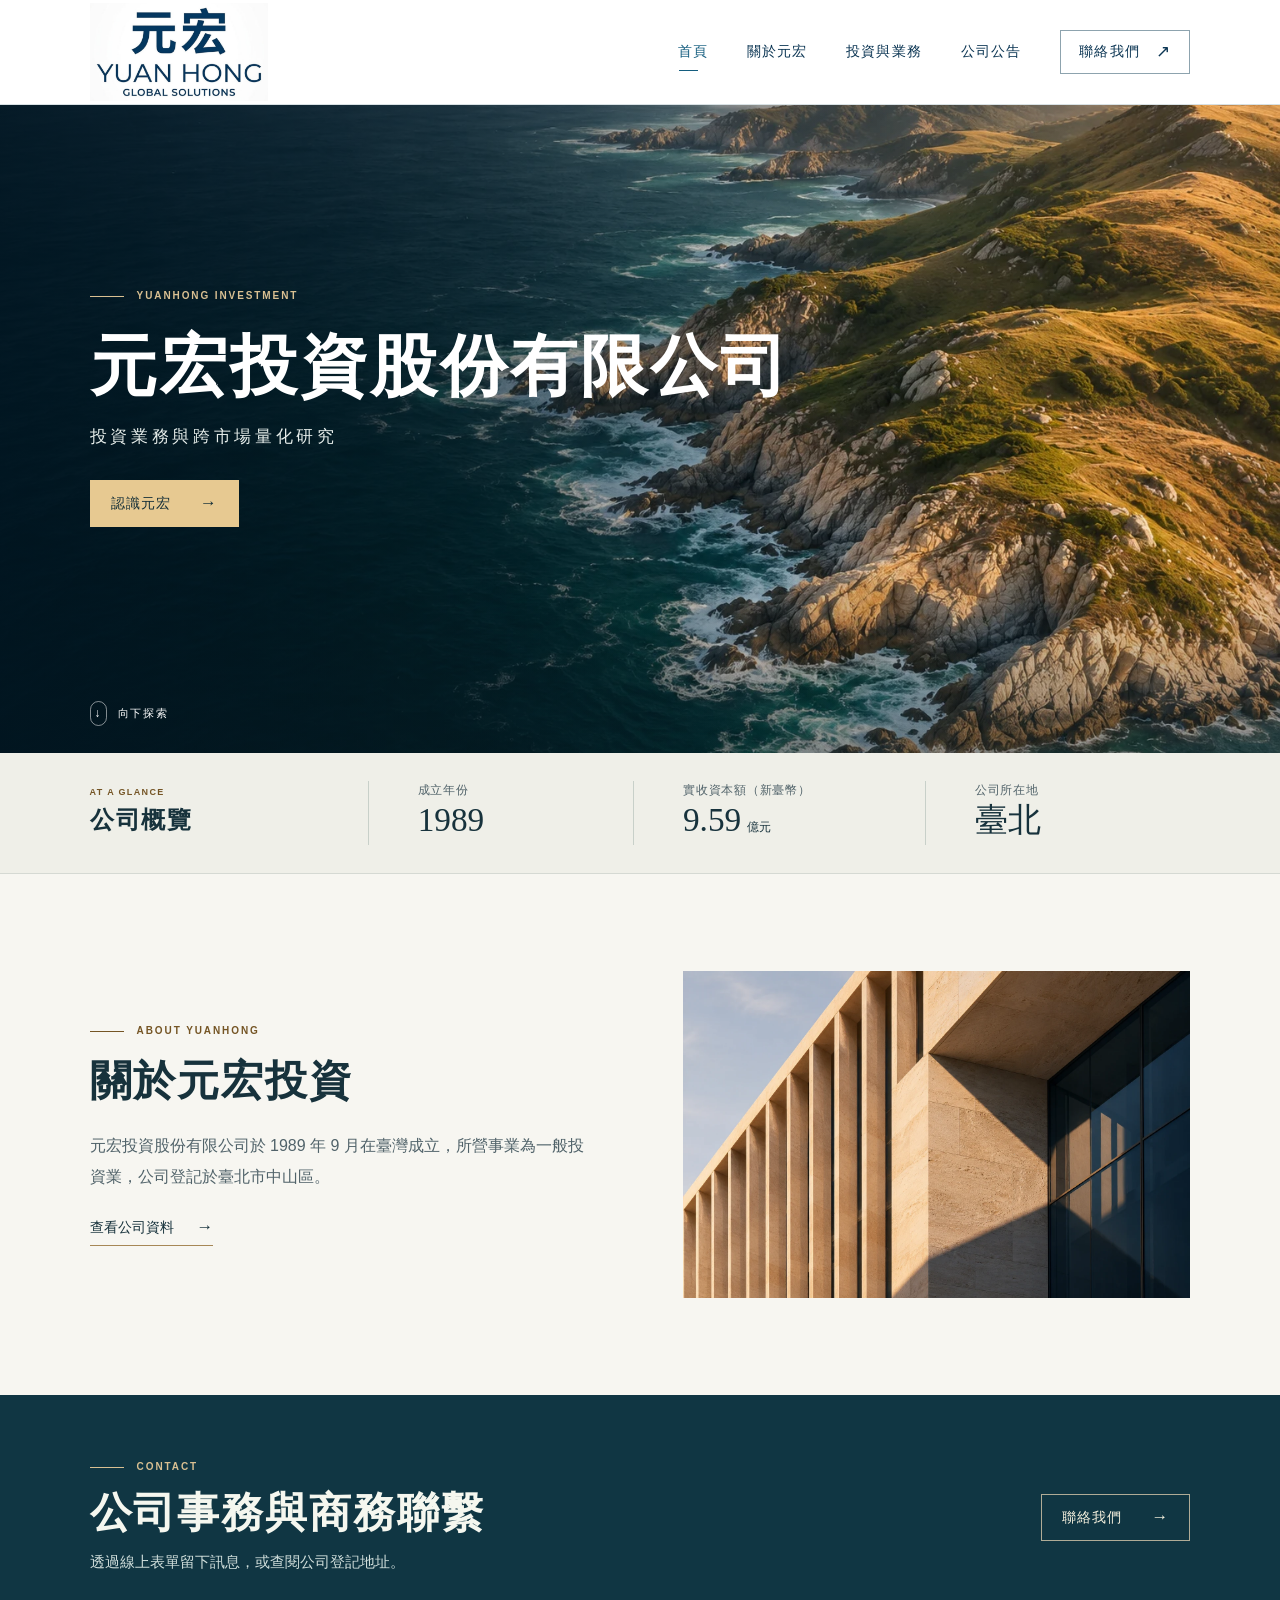
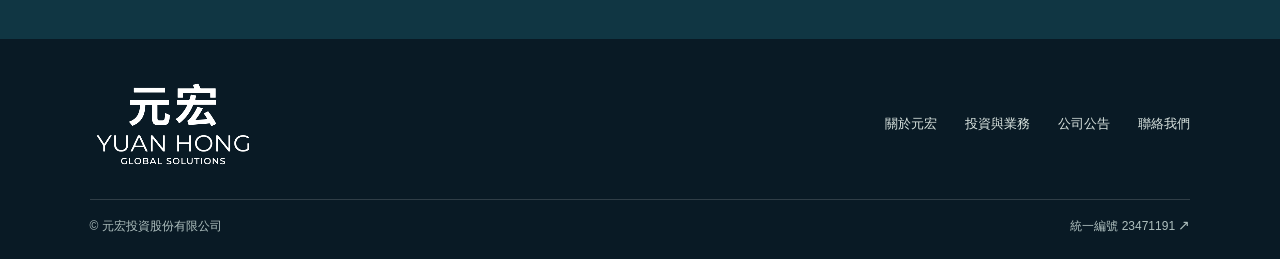
<file: index.html>
<!doctype html>
<html lang="zh-Hant-TW">
<head>
  <meta charset="utf-8">
  <meta name="viewport" content="width=device-width, initial-scale=1">
  <meta name="theme-color" content="#091a25">
  <meta name="description" content="元宏投資股份有限公司成立於 1989 年。瀏覽公司介紹、投資業務 與聯絡資料。">
  <title>元宏投資股份有限公司</title>
  <link rel="icon" href="assets/brand.png" type="image/png">
  <link rel="stylesheet" href="assets/style.css">
  <link rel="stylesheet" href="assets/product.css">
  <script src="assets/site.js" defer></script>
</head>
<body><a class="skip" href="#main">跳至主要內容</a>
<header class="mast"><div class="wrap mast-inner">
  <a class="brand" href="index.html" aria-label="元宏投資股份首頁"><img class="brand-lockup" src="assets/yuanhong-global-solutions.png" width="642" height="350" alt="元宏 · YUAN HONG · GLOBAL SOLUTIONS"></a>
  <button type="button" class="menu-toggle" aria-expanded="false" aria-controls="main-nav"><span class="menu-icon" aria-hidden="true"></span><span class="menu-label">選單</span></button>
  <nav class="nav" id="main-nav" aria-label="主要導覽"><a class="nav-link" href="index.html" aria-current="page">首頁</a>
<a class="nav-link" href="about.html">關於元宏</a>
<a class="nav-link" href="business.html">投資與業務</a>
<a class="nav-link" href="news.html">公司公告</a>
<a class="nav-link nav-cta" href="contact.html">聯絡我們<span class="arrow" aria-hidden="true">↗</span></a></nav>
</div></header>
<main id="main"><section class="hero">
  <img class="scenery" src="assets/coast.webp" alt="" width="1536" height="1024" fetchpriority="high">
  <div class="wrap hero-inner"><div class="eyebrow" lang="en">YUANHONG INVESTMENT</div><h1 class="corporate-head" style="word-break: keep-all">元宏投資<wbr>股份有限公司</h1><p class="subtitle">投資業務與跨市場量化研究</p><div class="hero-actions"><a class="cta gold-btn" href="about.html">認識元宏 <span class="arrow" aria-hidden="true">→</span></a></div></div>
  <div class="hero-base"><div class="wrap"><a class="scroll-link" href="#overview"><i aria-hidden="true">↓</i>向下探索</a></div></div>
</section>
<section class="facts" id="overview" aria-labelledby="overview-title"><div class="wrap facts-grid">
  <div class="facts-intro"><div class="kicker" lang="en">AT A GLANCE</div><h2 id="overview-title">公司概覽</h2></div>
  <dl class="fact"><dt>成立年份</dt><dd><span class="num">1989</span></dd></dl>
  <dl class="fact"><dt>實收資本額（新臺幣）</dt><dd><span class="num">9.59</span><small>億元</small></dd></dl>
  <dl class="fact"><dt>公司所在地</dt><dd>臺北</dd></dl>
</div></section>
<section class="section"><div class="wrap split">
  <div><div class="kicker" lang="en">ABOUT YUANHONG</div><h2>關於元宏投資</h2><p class="body-copy">元宏投資股份有限公司於 1989 年 9 月在臺灣成立，所營事業為一般投資業，公司登記於臺北市中山區。</p><a class="text-link" href="about.html">查看公司資料 <span class="arrow" aria-hidden="true">→</span></a></div>
  <img class="arch" width="1536" height="1024" loading="lazy" src="assets/architecture.webp" alt="日光下的石材立面與玻璃建築意象">
</div></section>
<section class="banner"><div class="wrap banner-row"><div><div class="eyebrow" lang="en">CONTACT</div><h2>公司事務與商務聯繫</h2><p>透過線上表單留下訊息，或查閱公司登記地址。</p></div><a class="cta outline-btn" href="contact.html#inquiry">聯絡我們<span class="arrow" aria-hidden="true">→</span></a></div></section></main>
<footer class="footer"><div class="wrap">
  <div class="footer-top"><a class="brand" href="index.html" aria-label="元宏投資股份首頁"><img class="brand-lockup" src="assets/yuanhong-global-solutions.png" width="642" height="350" alt="元宏 · YUAN HONG · GLOBAL SOLUTIONS"></a><nav class="foot-nav" aria-label="頁尾導覽"><a href="about.html">關於元宏</a><a href="business.html">投資與業務</a><a href="news.html">公司公告</a><a href="contact.html">聯絡我們</a></nav></div>
  <div class="foot-base"><span>© 元宏投資股份有限公司</span><a href="https://findbiz.nat.gov.tw/fts/company/23471191" target="_blank" rel="noopener noreferrer">統一編號 23471191 <span class="arrow" aria-hidden="true">↗</span></a></div>
</div></footer></body>
</html>
</file>
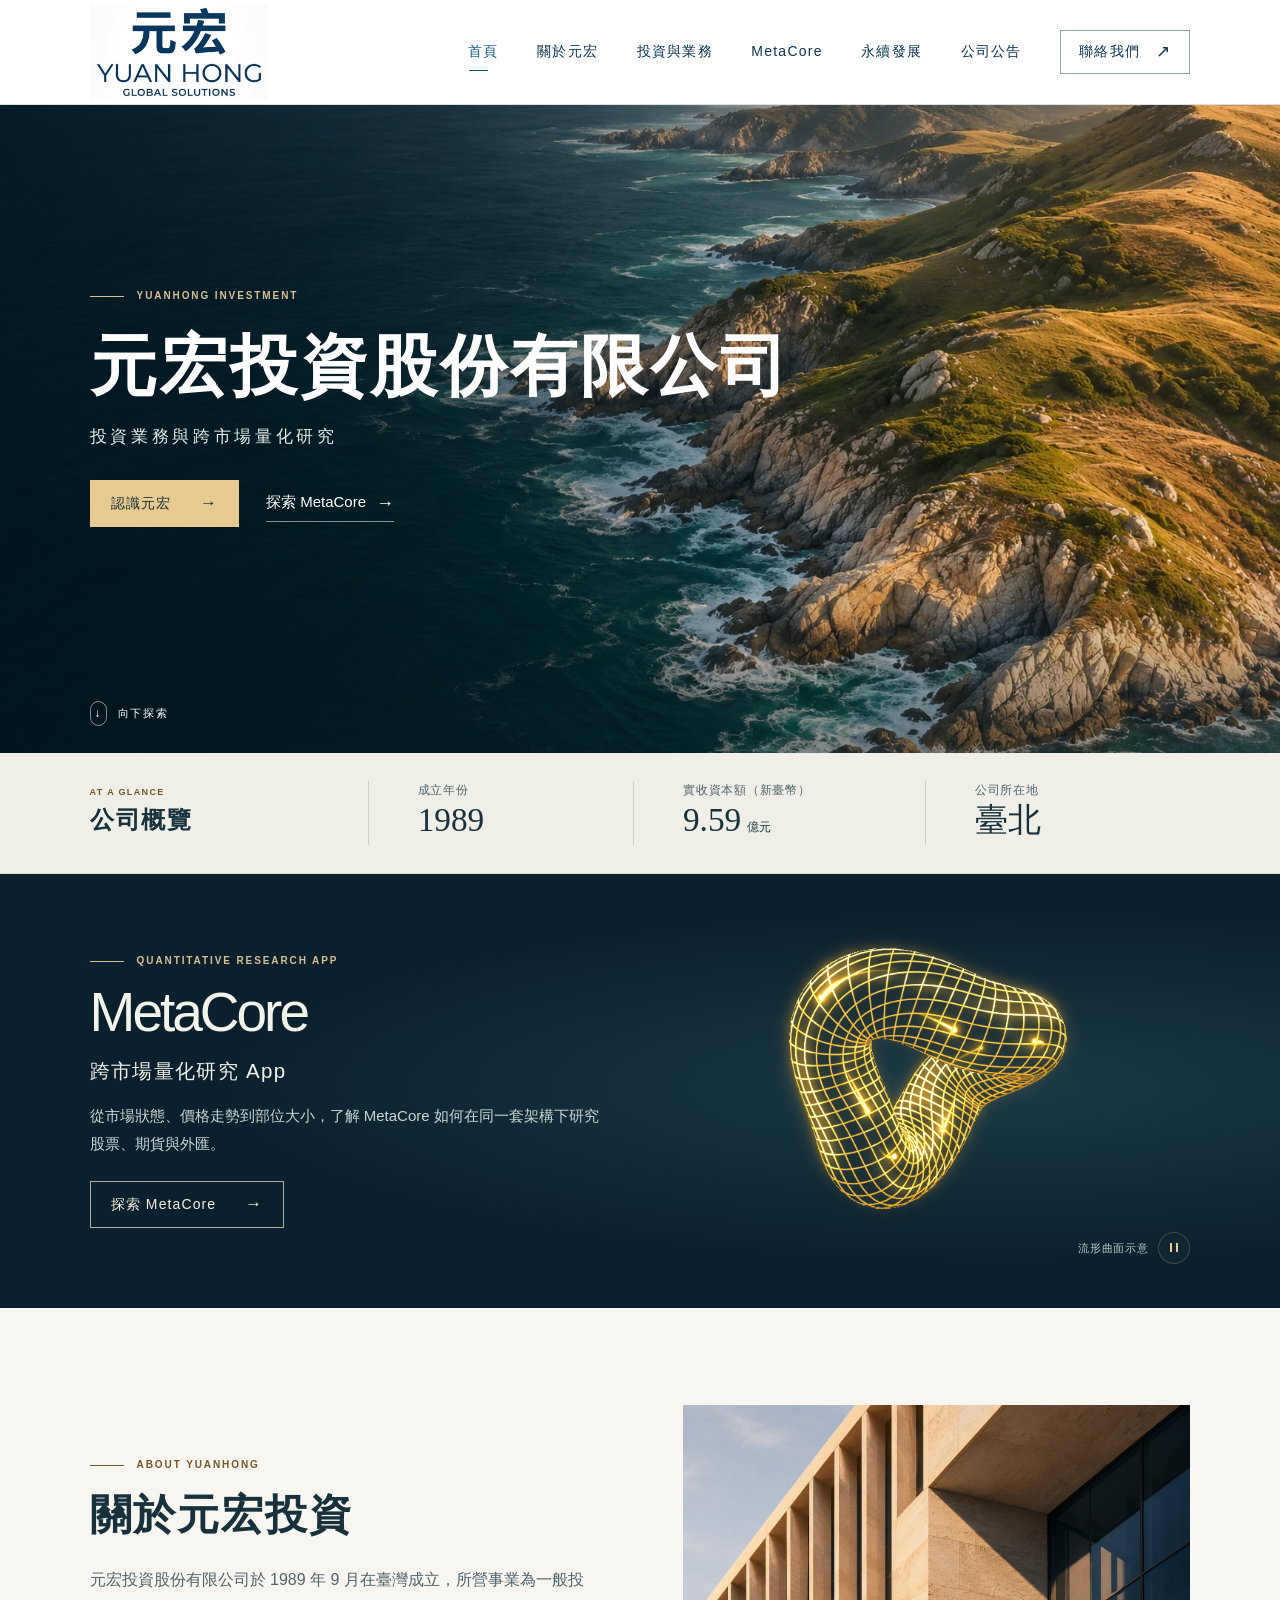
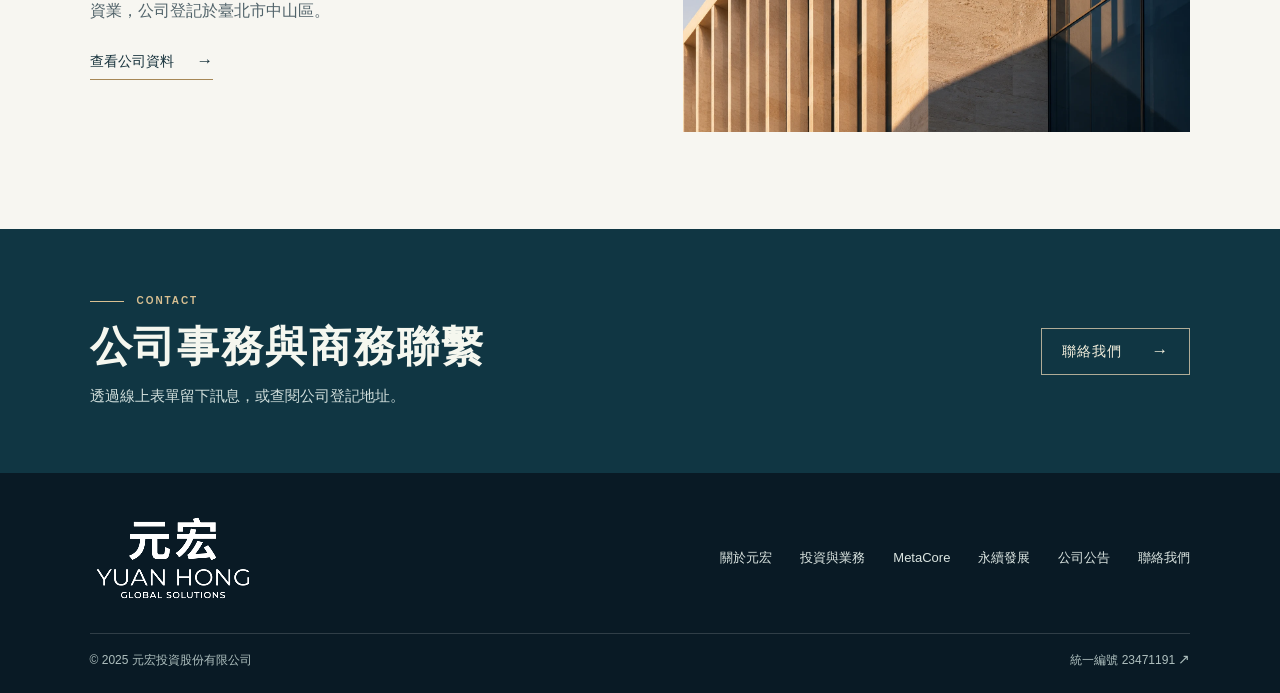
<file: showcase/index.html>
<!doctype html>
<html lang="zh-Hant-TW">
<head>
  <meta charset="utf-8">
  <meta name="viewport" content="width=device-width, initial-scale=1">
  <meta name="theme-color" content="#091a25">
  <meta name="description" content="認識元宏投資股份有限公司，了解投資業務、MetaCore 量化研究與永續發展，或聯絡元宏團隊。">
  <title>元宏投資股份有限公司</title>
  <link rel="canonical" href="https://yuanhong-inv.tw/">
  <meta property="og:type" content="website">
  <meta property="og:locale" content="zh_TW">
  <meta property="og:url" content="https://yuanhong-inv.tw/">
  <meta property="og:site_name" content="元宏投資股份有限公司">
  <meta property="og:title" content="元宏投資股份有限公司">
  <meta property="og:description" content="認識元宏投資股份有限公司，了解投資業務、MetaCore 量化研究與永續發展，或聯絡元宏團隊。">
  <meta property="og:image" content="https://yuanhong-inv.tw/assets/yuanhong-global-solutions.png">
  <meta property="og:image:alt" content="元宏 YUAN HONG 公司標誌">
  <link rel="icon" href="assets/brand.png" type="image/png">
  <link rel="stylesheet" href="assets/style.css">
  <link rel="stylesheet" href="assets/product.css">
  <link rel="stylesheet" href="assets/manifold-motion.css?v=polished-gold">
  <script src="assets/manifold-motion.js?v=seven-meteors" defer></script>
  <script src="assets/site.js" defer></script>
</head>
<body><a class="skip" href="#main">跳至主要內容</a>
<header class="mast"><div class="wrap mast-inner">
  <a class="brand" href="index.html" aria-label="元宏投資股份首頁"><img class="brand-lockup" src="assets/yuanhong-global-solutions.png" width="642" height="350" alt="元宏 · YUAN HONG · GLOBAL SOLUTIONS"></a>
  <button type="button" class="menu-toggle" aria-expanded="false" aria-controls="main-nav"><span class="menu-icon" aria-hidden="true"></span><span class="menu-label">選單</span></button>
  <nav class="nav" id="main-nav" aria-label="主要導覽"><a class="nav-link" href="index.html" aria-current="page">首頁</a>
<a class="nav-link" href="about.html">關於元宏</a>
<a class="nav-link" href="business.html">投資與業務</a>
<a class="nav-link" href="metacore.html">MetaCore</a>
<a class="nav-link" href="sustainability.html">永續發展</a>
<a class="nav-link" href="news.html">公司公告</a>
<a class="nav-link nav-cta" href="contact.html">聯絡我們<span class="arrow" aria-hidden="true">↗</span></a></nav>
</div></header>
<main id="main"><section class="hero">
  <img class="scenery" src="assets/coast.webp" alt="" width="1536" height="1024" fetchpriority="high">
  <div class="wrap hero-inner"><div class="eyebrow" lang="en">YUANHONG INVESTMENT</div><h1 class="corporate-head" style="word-break: keep-all">元宏投資<wbr>股份有限公司</h1><p class="subtitle">投資業務與跨市場量化研究</p><div class="hero-actions"><a class="cta gold-btn" href="about.html">認識元宏 <span class="arrow" aria-hidden="true">→</span></a><a class="hero-product" href="metacore.html">探索 MetaCore <span class="arrow" aria-hidden="true">→</span></a></div></div>
  <div class="hero-base"><div class="wrap"><a class="scroll-link" href="#overview"><i aria-hidden="true">↓</i>向下探索</a></div></div>
</section>
<section class="facts" id="overview" aria-labelledby="overview-title"><div class="wrap facts-grid">
  <div class="facts-intro"><div class="kicker" lang="en">AT A GLANCE</div><h2 id="overview-title">公司概覽</h2></div>
  <dl class="fact"><dt>成立年份</dt><dd><span class="num">1989</span></dd></dl>
  <dl class="fact"><dt>實收資本額（新臺幣）</dt><dd><span class="num">9.59</span><small>億元</small></dd></dl>
  <dl class="fact"><dt>公司所在地</dt><dd>臺北</dd></dl>
</div></section>
<section class="product-panel" aria-labelledby="product-home-title"><div class="wrap product-panel-inner">
  <div><div class="eyebrow" lang="en">QUANTITATIVE RESEARCH APP</div><h2 class="product-heading" id="product-home-title" lang="en">MetaCore</h2><p class="prod-class">跨市場量化研究 App</p>
  <p class="prod-desc">從市場狀態、價格走勢到部位大小，了解 MetaCore 如何在同一套架構下研究股票、期貨與外匯。</p><a class="cta outline-btn" href="metacore.html">探索 MetaCore <span class="arrow" aria-hidden="true">→</span></a></div><figure class="product-art manifold-figure">
    <div class="manifold-stage">
      <img src="assets/manifold-gold.webp?v=seven-meteors" width="960" height="696" alt="">
      <canvas width="800" height="580" hidden aria-hidden="true"></canvas>
    </div>
    <figcaption class="manifold-caption"><span>流形曲面示意</span><button class="manifold-toggle" type="button" aria-label="暫停流形動畫" hidden></button></figcaption>
  </figure>
</div></section>
<section class="section"><div class="wrap split">
  <div><div class="kicker" lang="en">ABOUT YUANHONG</div><h2>關於元宏投資</h2><p class="body-copy">元宏投資股份有限公司於 1989 年 9 月在臺灣成立，所營事業為一般投資業，公司登記於臺北市中山區。</p><a class="text-link" href="about.html">查看公司資料 <span class="arrow" aria-hidden="true">→</span></a></div>
  <img class="arch" width="1536" height="1024" loading="lazy" src="assets/architecture.webp" alt="日光下的石材立面與玻璃建築意象">
</div></section>
<section class="banner"><div class="wrap banner-row"><div><div class="eyebrow" lang="en">CONTACT</div><h2>公司事務與商務聯繫</h2><p>透過線上表單留下訊息，或查閱公司登記地址。</p></div><a class="cta outline-btn" href="contact.html#inquiry">聯絡我們<span class="arrow" aria-hidden="true">→</span></a></div></section></main>
<footer class="footer"><div class="wrap">
  <div class="footer-top"><a class="brand" href="index.html" aria-label="元宏投資股份首頁"><img class="brand-lockup" src="assets/yuanhong-global-solutions.png" width="642" height="350" alt="元宏 · YUAN HONG · GLOBAL SOLUTIONS"></a><nav class="foot-nav" aria-label="頁尾導覽"><a href="about.html">關於元宏</a><a href="business.html">投資與業務</a><a href="metacore.html">MetaCore</a><a href="sustainability.html">永續發展</a><a href="news.html">公司公告</a><a href="contact.html">聯絡我們</a></nav></div>
  <div class="foot-base"><span>© 2025 元宏投資股份有限公司</span><a href="https://findbiz.nat.gov.tw/fts/company/23471191" target="_blank" rel="noopener noreferrer">統一編號 23471191 <span class="arrow" aria-hidden="true">↗</span></a></div>
</div></footer></body>
</html>
</file>
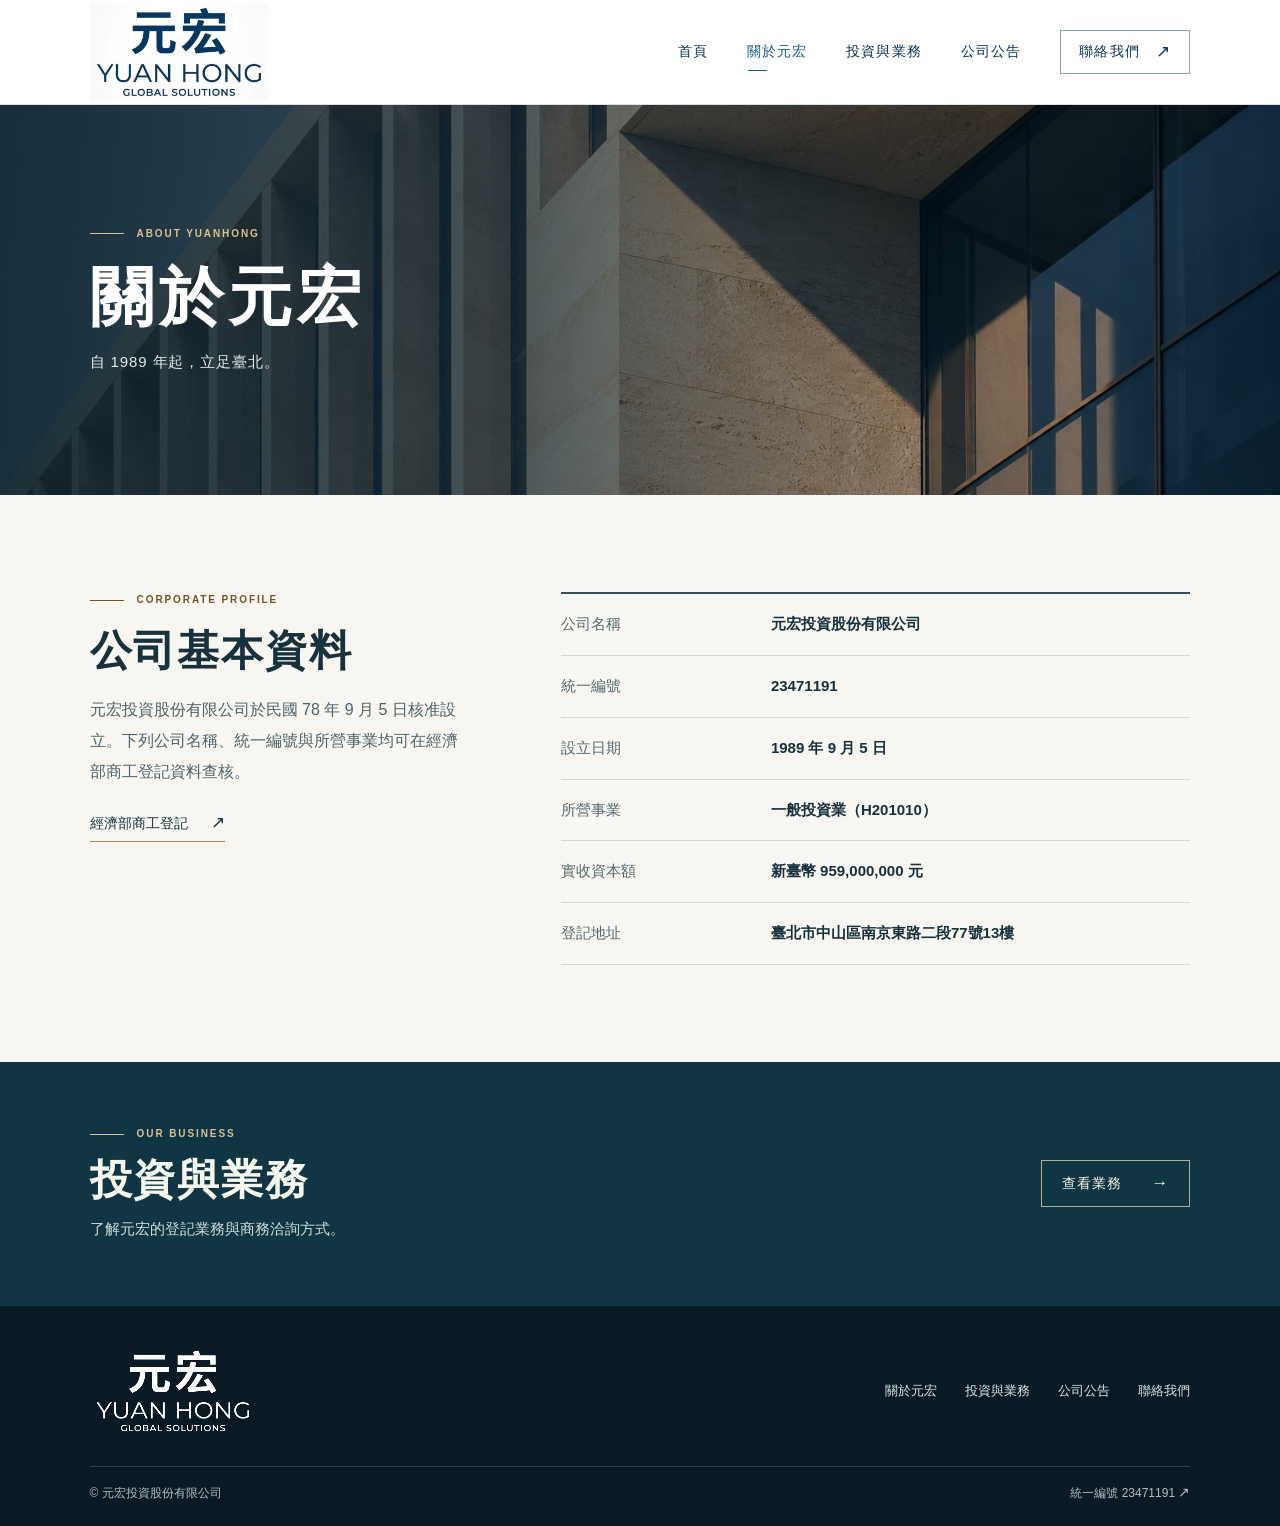
<file: about.html>
<!doctype html>
<html lang="zh-Hant-TW">
<head>
  <meta charset="utf-8">
  <meta name="viewport" content="width=device-width, initial-scale=1">
  <meta name="theme-color" content="#091a25">
  <meta name="description" content="元宏投資股份有限公司的設立日期、統一編號與公司基本資料。">
  <title>關於元宏｜元宏投資股份有限公司</title>
  <link rel="icon" href="assets/brand.png" type="image/png">
  <link rel="stylesheet" href="assets/style.css">
  <link rel="stylesheet" href="assets/product.css">
  <script src="assets/site.js" defer></script>
</head>
<body><a class="skip" href="#main">跳至主要內容</a>
<header class="mast"><div class="wrap mast-inner">
  <a class="brand" href="index.html" aria-label="元宏投資股份首頁"><img class="brand-lockup" src="assets/yuanhong-global-solutions.png" width="642" height="350" alt="元宏 · YUAN HONG · GLOBAL SOLUTIONS"></a>
  <button type="button" class="menu-toggle" aria-expanded="false" aria-controls="main-nav"><span class="menu-icon" aria-hidden="true"></span><span class="menu-label">選單</span></button>
  <nav class="nav" id="main-nav" aria-label="主要導覽"><a class="nav-link" href="index.html">首頁</a>
<a class="nav-link" href="about.html" aria-current="page">關於元宏</a>
<a class="nav-link" href="business.html">投資與業務</a>
<a class="nav-link" href="news.html">公司公告</a>
<a class="nav-link nav-cta" href="contact.html">聯絡我們<span class="arrow" aria-hidden="true">↗</span></a></nav>
</div></header>
<main id="main"><section class="inner-hero arch-head"><img class="scenery" src="assets/architecture.webp" alt="" width="1536" height="1024" fetchpriority="high"><div class="wrap"><div class="eyebrow" lang="en">ABOUT YUANHONG</div><h1>關於元宏</h1><p>自 1989 年起，立足臺北。</p></div></section>
<section class="section"><div class="wrap content-split"><div><div class="kicker" lang="en">CORPORATE PROFILE</div><h2>公司基本資料</h2><p class="body-copy">元宏投資股份有限公司於民國 78 年 9 月 5 日核准設立。下列公司名稱、統一編號與所營事業均可在經濟部商工登記資料查核。</p><a class="text-link" href="https://findbiz.nat.gov.tw/fts/company/23471191" target="_blank" rel="noopener noreferrer">經濟部商工登記 <span class="arrow" aria-hidden="true">↗</span></a></div>
<dl class="details"><div class="detail"><dt>公司名稱</dt><dd>元宏投資股份有限公司</dd></div>
<div class="detail"><dt>統一編號</dt><dd>23471191</dd></div>
<div class="detail"><dt>設立日期</dt><dd>1989 年 9 月 5 日</dd></div>
<div class="detail"><dt>所營事業</dt><dd>一般投資業（H201010）</dd></div>
<div class="detail"><dt>實收資本額</dt><dd>新臺幣 959,000,000 元</dd></div>
<div class="detail"><dt>登記地址</dt><dd>臺北市中山區南京東路二段77號13樓</dd></div></dl></div></section>
<section class="banner"><div class="wrap banner-row"><div><div class="eyebrow" lang="en">OUR BUSINESS</div><h2>投資與業務</h2><p>了解元宏的登記業務與商務洽詢方式。</p></div><a class="cta outline-btn" href="business.html">查看業務<span class="arrow" aria-hidden="true">→</span></a></div></section></main>
<footer class="footer"><div class="wrap">
  <div class="footer-top"><a class="brand" href="index.html" aria-label="元宏投資股份首頁"><img class="brand-lockup" src="assets/yuanhong-global-solutions.png" width="642" height="350" alt="元宏 · YUAN HONG · GLOBAL SOLUTIONS"></a><nav class="foot-nav" aria-label="頁尾導覽"><a href="about.html">關於元宏</a><a href="business.html">投資與業務</a><a href="news.html">公司公告</a><a href="contact.html">聯絡我們</a></nav></div>
  <div class="foot-base"><span>© 元宏投資股份有限公司</span><a href="https://findbiz.nat.gov.tw/fts/company/23471191" target="_blank" rel="noopener noreferrer">統一編號 23471191 <span class="arrow" aria-hidden="true">↗</span></a></div>
</div></footer></body>
</html>
</file>
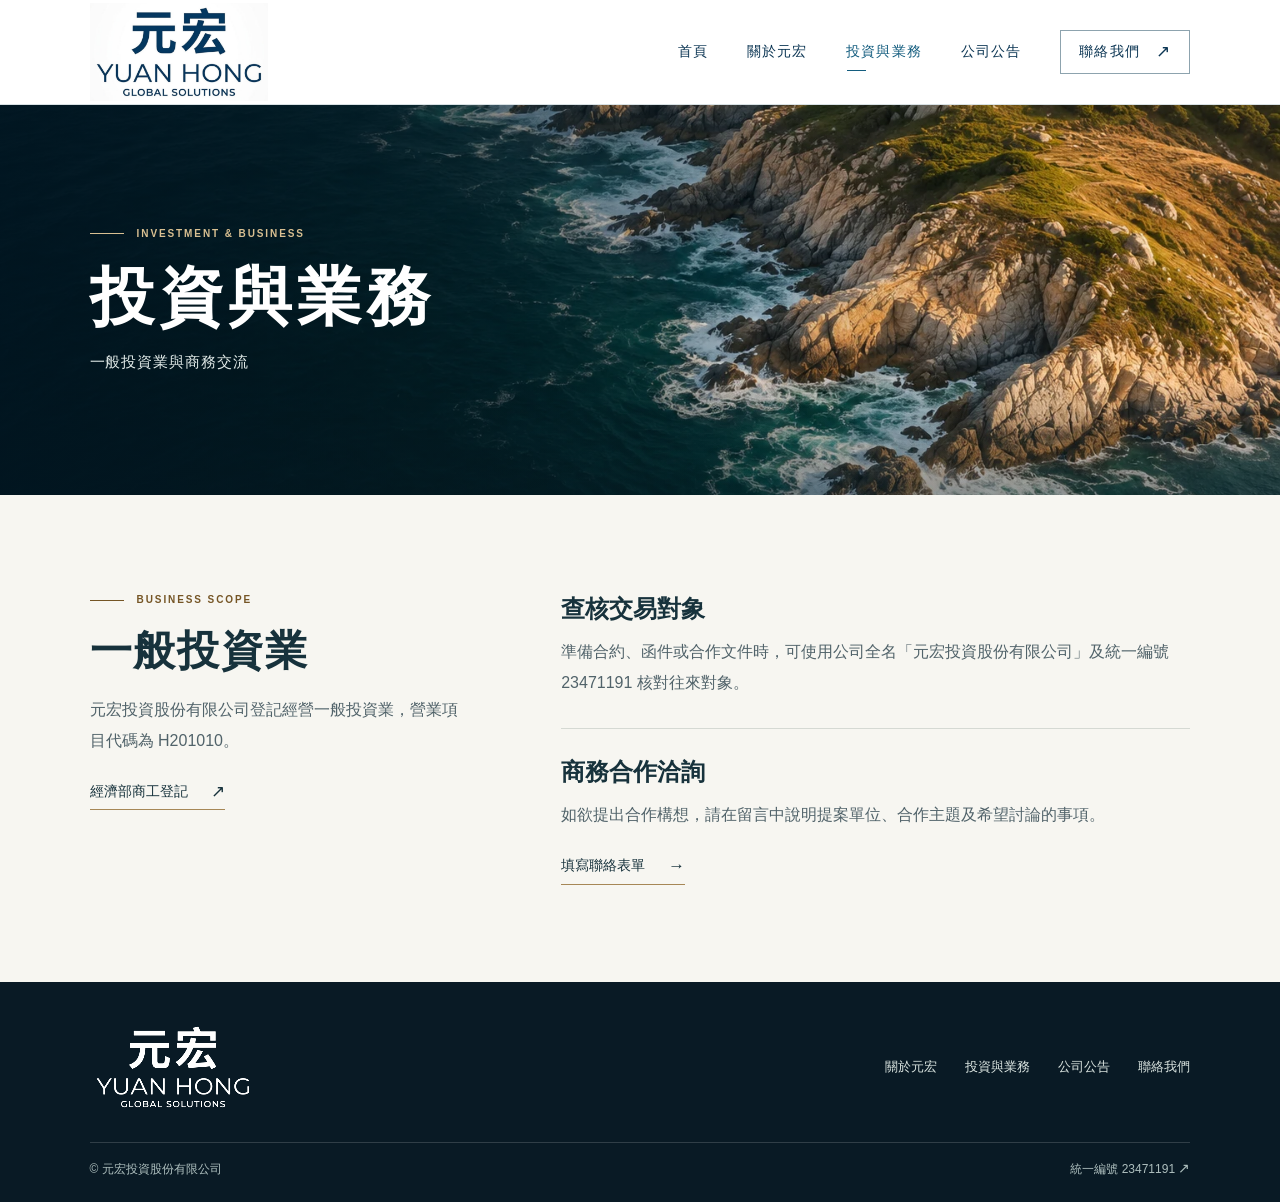
<file: business.html>
<!doctype html>
<html lang="zh-Hant-TW">
<head>
  <meta charset="utf-8">
  <meta name="viewport" content="width=device-width, initial-scale=1">
  <meta name="theme-color" content="#091a25">
  <meta name="description" content="認識元宏投資股份有限公司的一般投資業務，查詢商務往來與合作提案所需資訊。">
  <title>投資與業務｜元宏投資股份有限公司</title>
  <link rel="icon" href="assets/brand.png" type="image/png">
  <link rel="stylesheet" href="assets/style.css">
  <link rel="stylesheet" href="assets/product.css">
  <script src="assets/site.js" defer></script>
</head>
<body><a class="skip" href="#main">跳至主要內容</a>
<header class="mast"><div class="wrap mast-inner">
  <a class="brand" href="index.html" aria-label="元宏投資股份首頁"><img class="brand-lockup" src="assets/yuanhong-global-solutions.png" width="642" height="350" alt="元宏 · YUAN HONG · GLOBAL SOLUTIONS"></a>
  <button type="button" class="menu-toggle" aria-expanded="false" aria-controls="main-nav"><span class="menu-icon" aria-hidden="true"></span><span class="menu-label">選單</span></button>
  <nav class="nav" id="main-nav" aria-label="主要導覽"><a class="nav-link" href="index.html">首頁</a>
<a class="nav-link" href="about.html">關於元宏</a>
<a class="nav-link" href="business.html" aria-current="page">投資與業務</a>
<a class="nav-link" href="news.html">公司公告</a>
<a class="nav-link nav-cta" href="contact.html">聯絡我們<span class="arrow" aria-hidden="true">↗</span></a></nav>
</div></header>
<main id="main"><section class="inner-hero business-head"><img class="scenery" src="assets/coast.webp" alt="" width="1536" height="1024" fetchpriority="high"><div class="wrap"><div class="eyebrow" lang="en">INVESTMENT &amp; BUSINESS</div><h1>投資與業務</h1><p>一般投資業與商務交流</p></div></section>
<section class="section"><div class="wrap content-split"><div><div class="kicker" lang="en">BUSINESS SCOPE</div><h2>一般投資業</h2><p class="body-copy">元宏投資股份有限公司登記經營一般投資業，營業項目代碼為 H201010。</p><a class="text-link" href="https://findbiz.nat.gov.tw/fts/company/23471191" target="_blank" rel="noopener noreferrer">經濟部商工登記 <span class="arrow" aria-hidden="true">↗</span></a></div>
<div><section class="article"><h3>查核交易對象</h3><p class="body-copy">準備合約、函件或合作文件時，可使用公司全名「元宏投資股份有限公司」及統一編號 23471191 核對往來對象。</p></section>
<section class="article"><h3>商務合作洽詢</h3><p class="body-copy">如欲提出合作構想，請在留言中說明提案單位、合作主題及希望討論的事項。</p><a class="text-link" href="contact.html#inquiry">填寫聯絡表單 <span class="arrow" aria-hidden="true">→</span></a></section></div></div></section></main>
<footer class="footer"><div class="wrap">
  <div class="footer-top"><a class="brand" href="index.html" aria-label="元宏投資股份首頁"><img class="brand-lockup" src="assets/yuanhong-global-solutions.png" width="642" height="350" alt="元宏 · YUAN HONG · GLOBAL SOLUTIONS"></a><nav class="foot-nav" aria-label="頁尾導覽"><a href="about.html">關於元宏</a><a href="business.html">投資與業務</a><a href="news.html">公司公告</a><a href="contact.html">聯絡我們</a></nav></div>
  <div class="foot-base"><span>© 元宏投資股份有限公司</span><a href="https://findbiz.nat.gov.tw/fts/company/23471191" target="_blank" rel="noopener noreferrer">統一編號 23471191 <span class="arrow" aria-hidden="true">↗</span></a></div>
</div></footer></body>
</html>
</file>
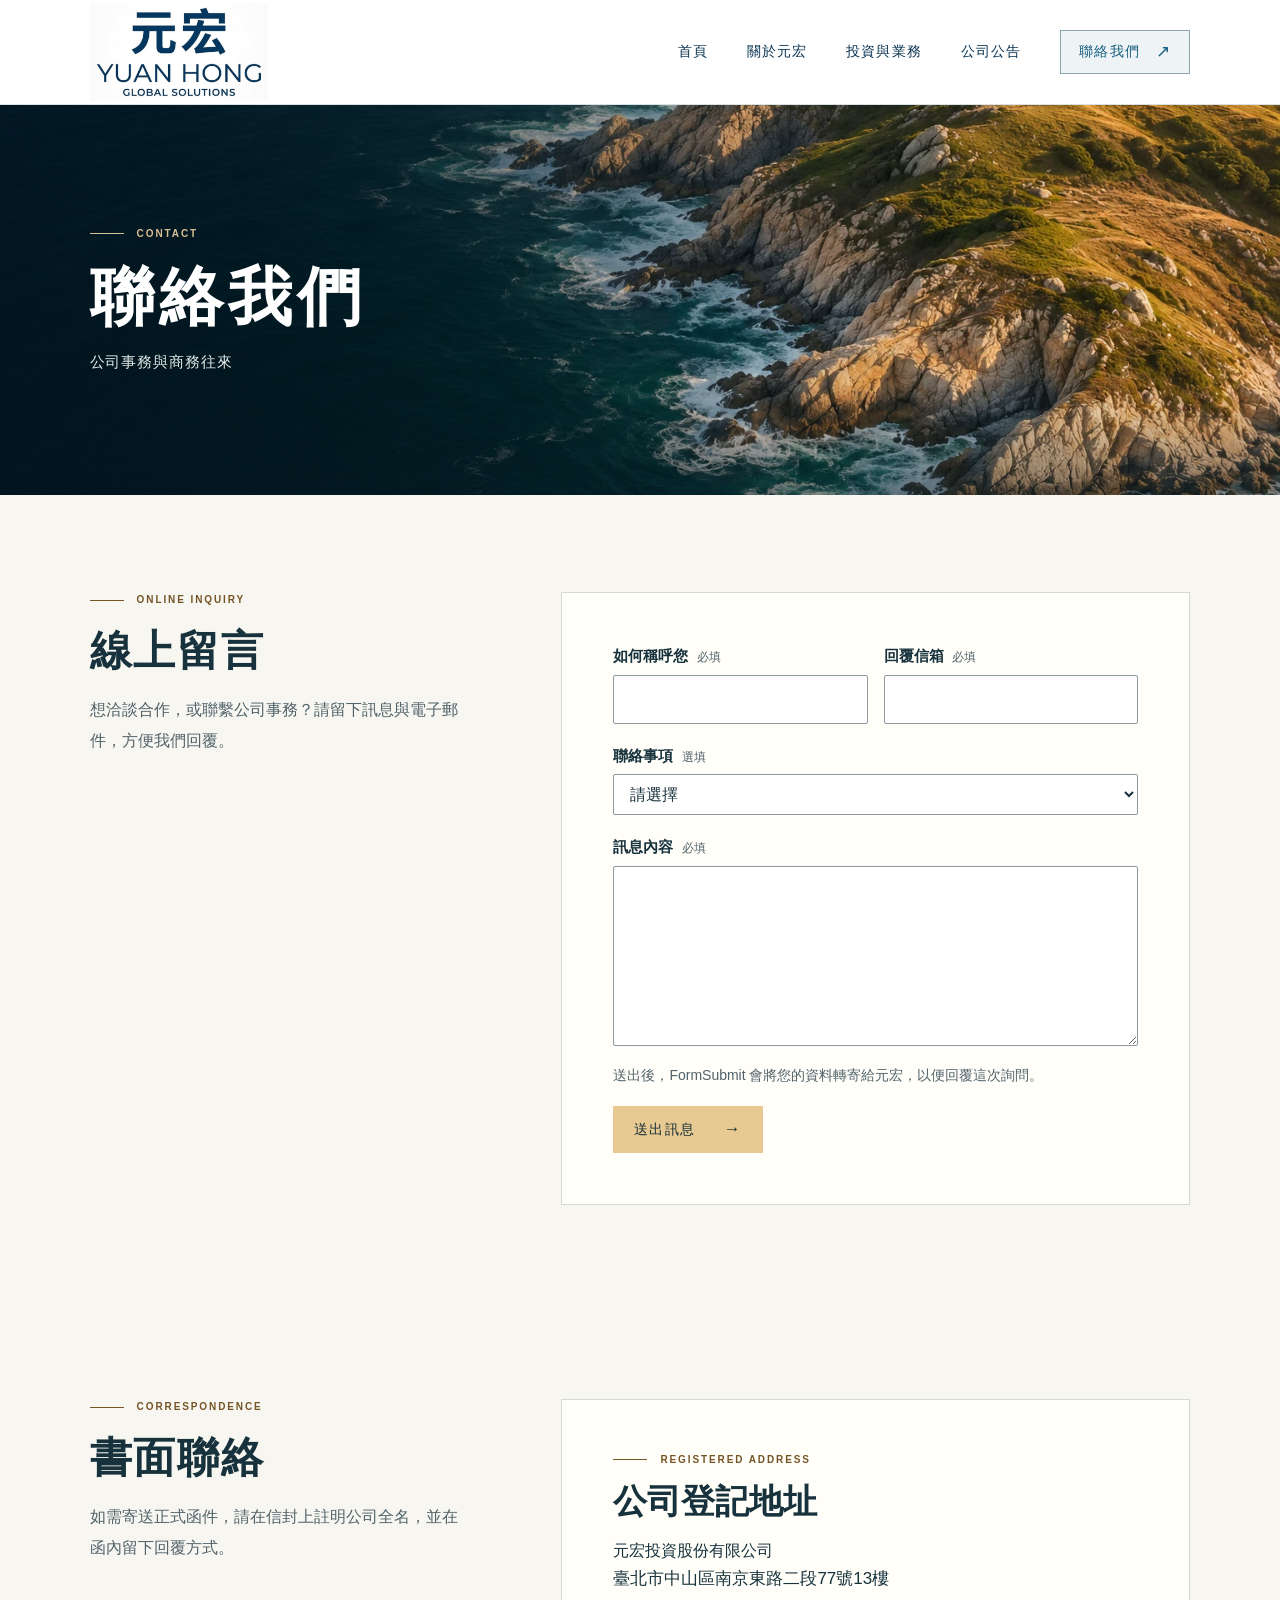
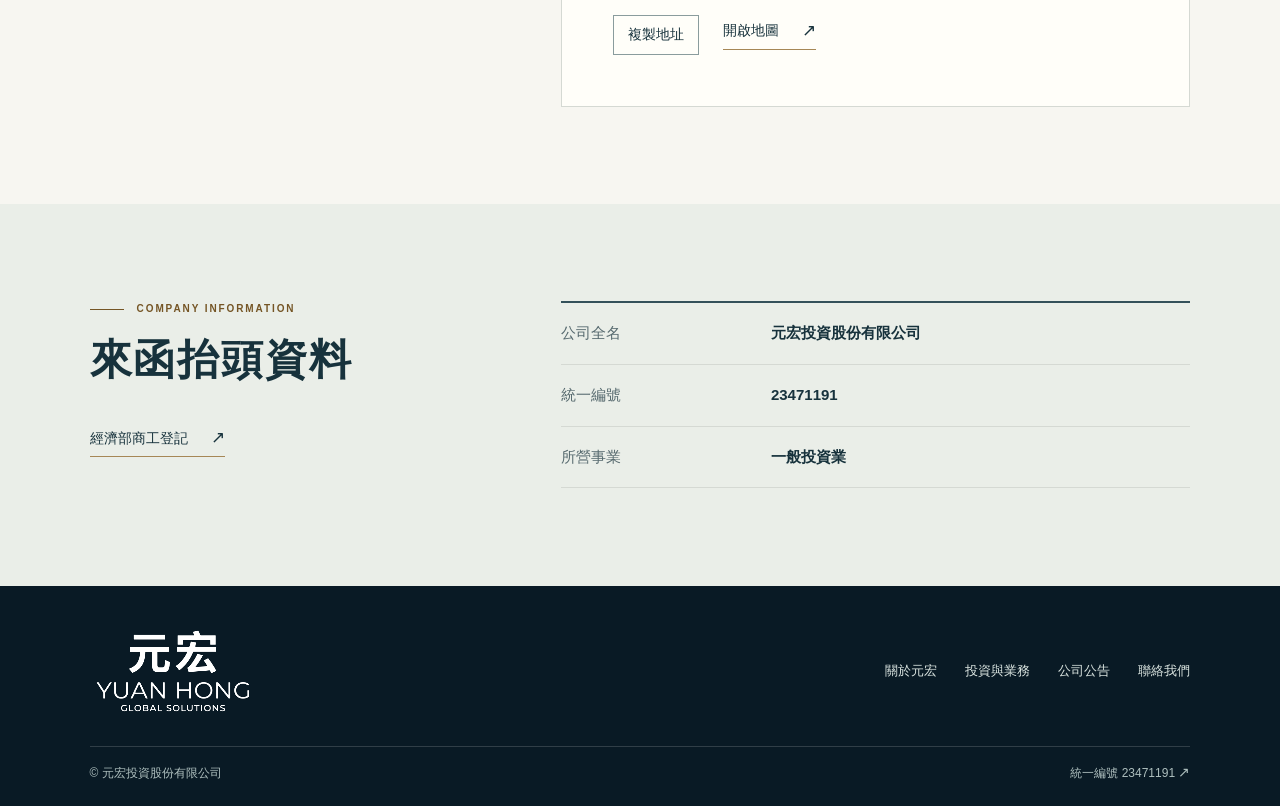
<file: contact.html>
<!doctype html>
<html lang="zh-Hant-TW">
<head>
  <meta charset="utf-8">
  <meta name="viewport" content="width=device-width, initial-scale=1">
  <meta name="theme-color" content="#091a25">
  <meta name="description" content="透過線上表單聯絡元宏投資股份有限公司，洽詢公司事務或商務合作。">
  <title>聯絡我們｜元宏投資股份有限公司</title>
  <link rel="icon" href="assets/brand.png" type="image/png">
  <link rel="stylesheet" href="assets/style.css">
  <link rel="stylesheet" href="assets/product.css">
  <link rel="stylesheet" href="assets/contact.css">
  <script src="assets/site.js" defer></script>
  <script src="assets/contact.js" defer></script>
</head>
<body><a class="skip" href="#main">跳至主要內容</a>
<header class="mast"><div class="wrap mast-inner">
  <a class="brand" href="index.html" aria-label="元宏投資股份首頁"><img class="brand-lockup" src="assets/yuanhong-global-solutions.png" width="642" height="350" alt="元宏 · YUAN HONG · GLOBAL SOLUTIONS"></a>
  <button type="button" class="menu-toggle" aria-expanded="false" aria-controls="main-nav"><span class="menu-icon" aria-hidden="true"></span><span class="menu-label">選單</span></button>
  <nav class="nav" id="main-nav" aria-label="主要導覽"><a class="nav-link" href="index.html">首頁</a>
<a class="nav-link" href="about.html">關於元宏</a>
<a class="nav-link" href="business.html">投資與業務</a>
<a class="nav-link" href="news.html">公司公告</a>
<a class="nav-link nav-cta" href="contact.html" aria-current="page">聯絡我們<span class="arrow" aria-hidden="true">↗</span></a></nav>
</div></header>
<main id="main"><section class="inner-hero contact-head"><img class="scenery" src="assets/coast.webp" alt="" width="1536" height="1024" fetchpriority="high"><div class="wrap"><div class="eyebrow" lang="en">CONTACT</div><h1>聯絡我們</h1><p>公司事務與商務往來</p></div></section>
<section class="section" id="inquiry" aria-labelledby="inquiry-title">
  <div class="wrap content-split">
    <div>
      <div class="kicker" lang="en">ONLINE INQUIRY</div>
      <h2 id="inquiry-title">線上留言</h2>
      <p class="body-copy">想洽談合作，或聯繫公司事務？請留下訊息與電子郵件，方便我們回覆。</p>
    </div>
    <form class="contact-panel inquiry-form" action="https://formsubmit.co/jinshui259@gmail.com" method="post" aria-labelledby="inquiry-title">
      <input type="hidden" name="_subject" value="【元宏官網】新聯絡表單">
      <input type="hidden" name="_template" value="table">
      <input type="text" name="_honey" class="inquiry-trap" tabindex="-1" autocomplete="off" aria-hidden="true">
      <div class="inquiry-fields">
        <div class="inquiry-field">
          <label for="inquiry-name">如何稱呼您 <small>必填</small></label>
          <input id="inquiry-name" name="name" type="text" autocomplete="name" required maxlength="100">
        </div>
        <div class="inquiry-field">
          <label for="inquiry-email">回覆信箱 <small>必填</small></label>
          <input id="inquiry-email" name="email" type="email" autocomplete="email" required maxlength="254">
        </div>
        <div class="inquiry-field inquiry-wide">
          <label for="inquiry-topic">聯絡事項 <small>選填</small></label>
          <select id="inquiry-topic" name="聯絡事項">
            <option value="">請選擇</option><option>公司事務</option><option>商務合作</option><option>其他</option>
          </select>
        </div>
        <div class="inquiry-field inquiry-wide">
          <label for="inquiry-message">訊息內容 <small>必填</small></label>
          <textarea id="inquiry-message" name="message" rows="6" required maxlength="5000"></textarea>
        </div>
      </div>
      <p class="inquiry-note">送出後，FormSubmit 會將您的資料轉寄給元宏，以便回覆這次詢問。</p>
      <button class="cta gold-btn inquiry-submit" type="submit">送出訊息 <span class="arrow" aria-hidden="true">→</span></button>
      <p class="inquiry-feedback" role="status" aria-live="polite"></p>
    </form>
  </div>
</section>
<section class="section"><div class="wrap content-split"><div><div class="kicker" lang="en">CORRESPONDENCE</div><h2>書面聯絡</h2><p class="body-copy">如需寄送正式函件，請在信封上註明公司全名，並在函內留下回覆方式。</p></div>
<div class="contact-panel"><div class="kicker" lang="en">REGISTERED ADDRESS</div><h3>公司登記地址</h3><p>元宏投資股份有限公司</p><address>臺北市中山區南京東路二段77號13樓</address>
<div class="contact-actions"><button class="copy" type="button">複製地址</button><a class="text-link" href="https://www.google.com/maps/search/?api=1&amp;query=%E8%87%BA%E5%8C%97%E5%B8%82%E4%B8%AD%E5%B1%B1%E5%8D%80%E5%8D%97%E4%BA%AC%E6%9D%B1%E8%B7%AF%E4%BA%8C%E6%AE%B577%E8%99%9F13%E6%A8%93" target="_blank" rel="noopener noreferrer">開啟地圖 <span class="arrow" aria-hidden="true">↗</span></a></div><p class="status" role="status" aria-live="polite"></p></div></div></section>
<section class="soft-section section"><div class="wrap content-split"><div><div class="kicker" lang="en">COMPANY INFORMATION</div><h2>來函抬頭資料</h2><a class="text-link" href="https://findbiz.nat.gov.tw/fts/company/23471191" target="_blank" rel="noopener noreferrer">經濟部商工登記 <span class="arrow" aria-hidden="true">↗</span></a></div><dl class="details"><div class="detail"><dt>公司全名</dt><dd>元宏投資股份有限公司</dd></div>
<div class="detail"><dt>統一編號</dt><dd>23471191</dd></div>
<div class="detail"><dt>所營事業</dt><dd>一般投資業</dd></div></dl></div></section></main>
<footer class="footer"><div class="wrap">
  <div class="footer-top"><a class="brand" href="index.html" aria-label="元宏投資股份首頁"><img class="brand-lockup" src="assets/yuanhong-global-solutions.png" width="642" height="350" alt="元宏 · YUAN HONG · GLOBAL SOLUTIONS"></a><nav class="foot-nav" aria-label="頁尾導覽"><a href="about.html">關於元宏</a><a href="business.html">投資與業務</a><a href="news.html">公司公告</a><a href="contact.html">聯絡我們</a></nav></div>
  <div class="foot-base"><span>© 元宏投資股份有限公司</span><a href="https://findbiz.nat.gov.tw/fts/company/23471191" target="_blank" rel="noopener noreferrer">統一編號 23471191 <span class="arrow" aria-hidden="true">↗</span></a></div>
</div></footer></body>
</html>
</file>
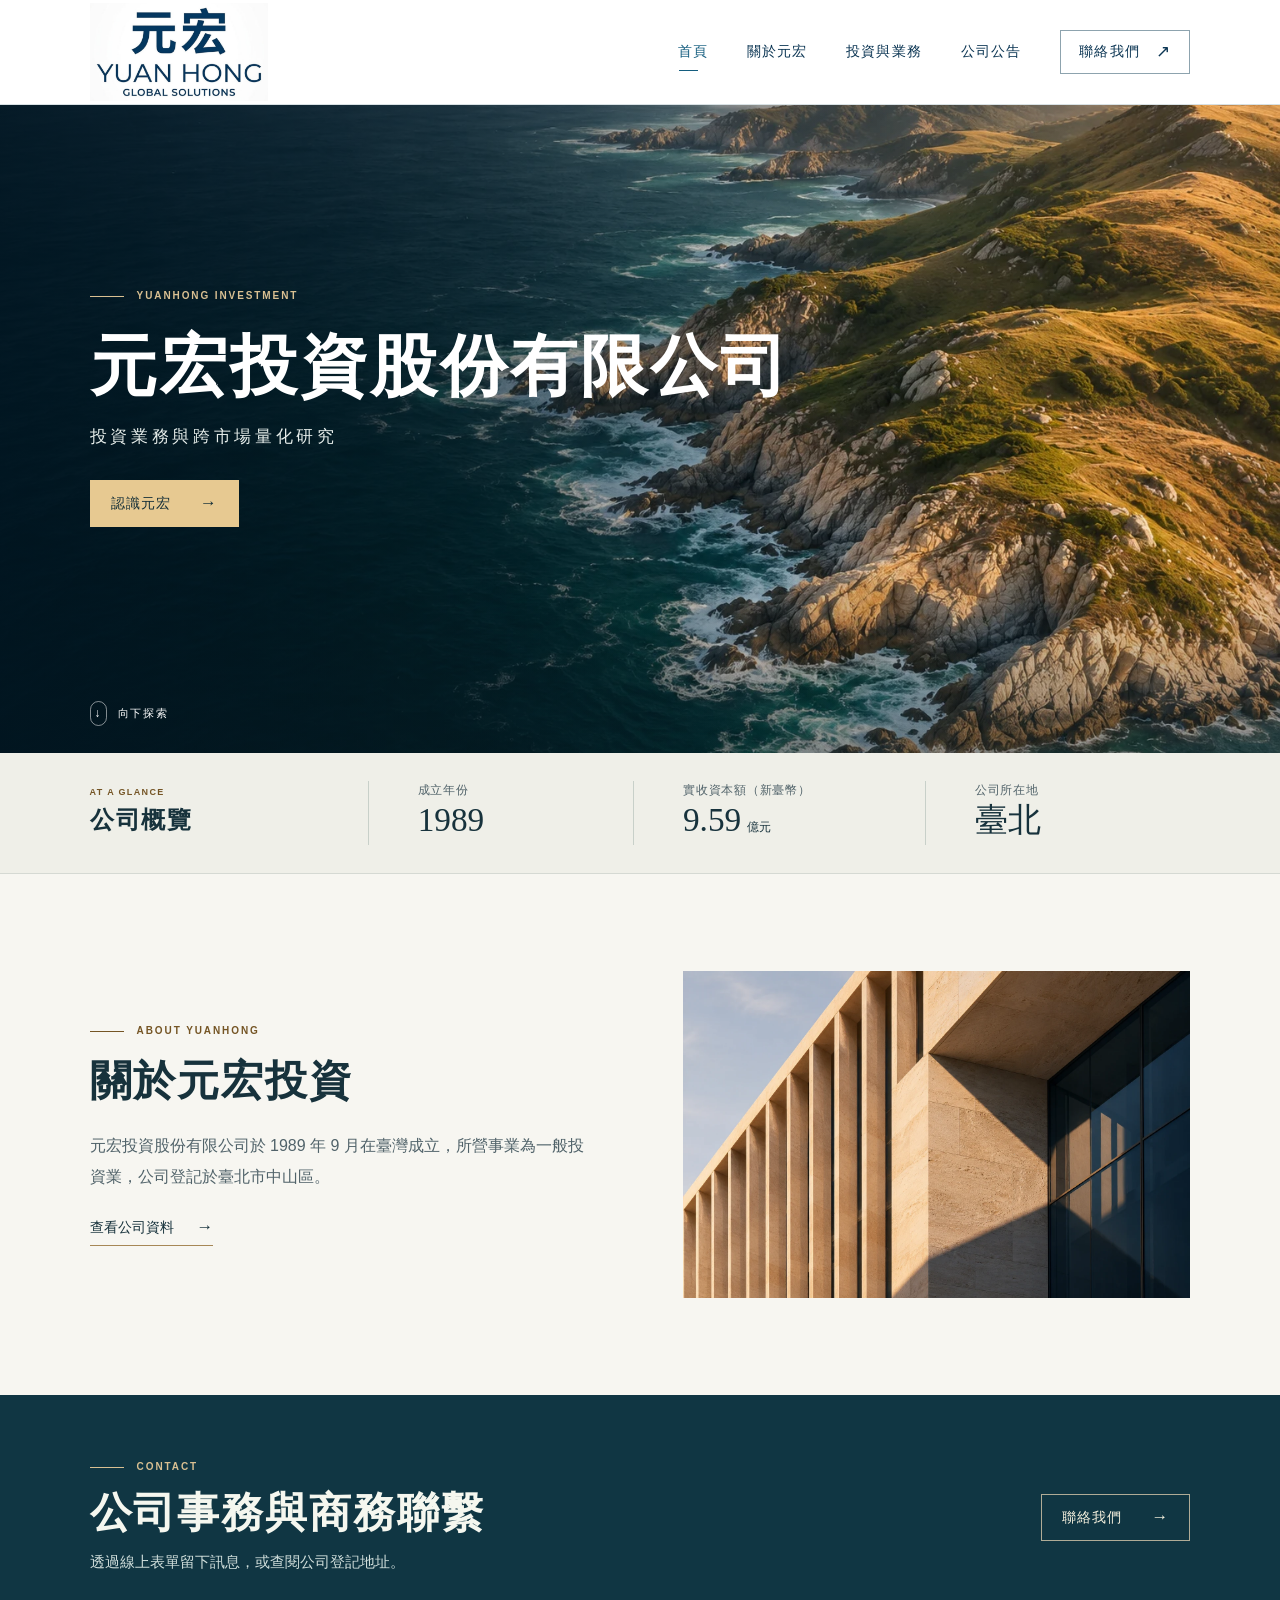
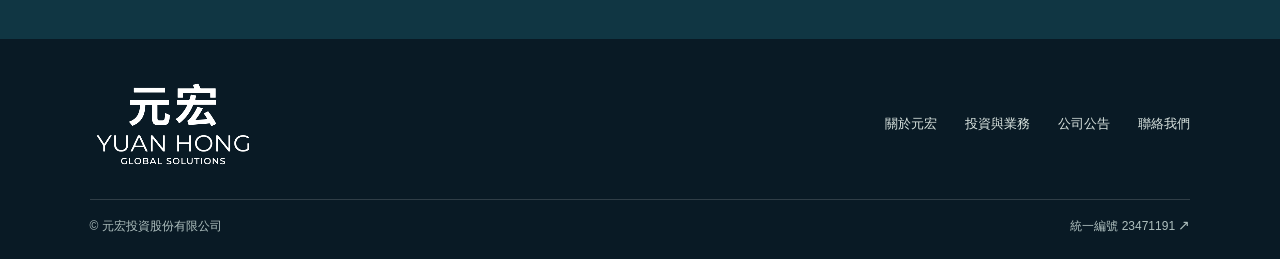
<file: metacore.html>
<!doctype html>
<html lang="zh-Hant-TW">
<head>
  <meta charset="utf-8">
  <meta name="viewport" content="width=device-width, initial-scale=1">
  <meta name="robots" content="noindex">
  <meta http-equiv="refresh" content="0; url=./index.html">
  <title>元宏投資股份有限公司</title>
</head>
<body><a href="./index.html">回到元宏投資股份有限公司首頁</a></body>
</html>
</file>
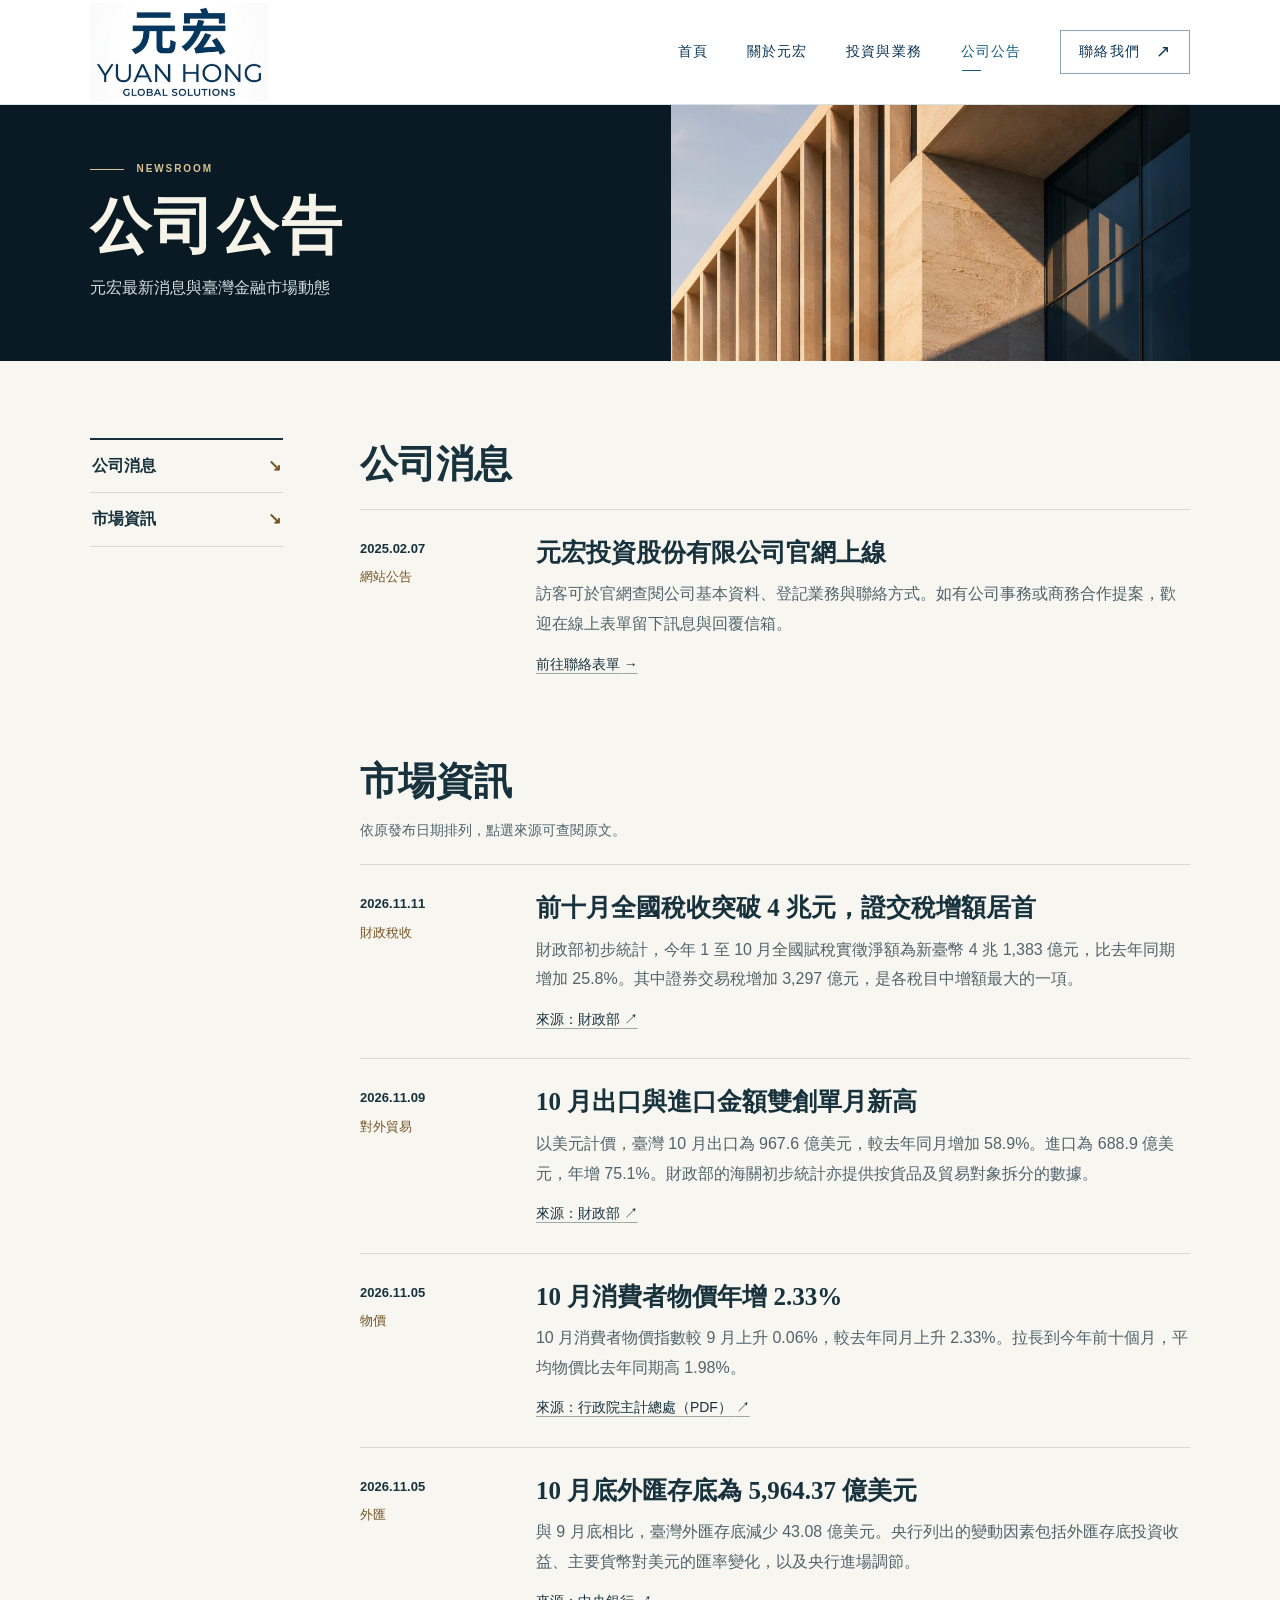
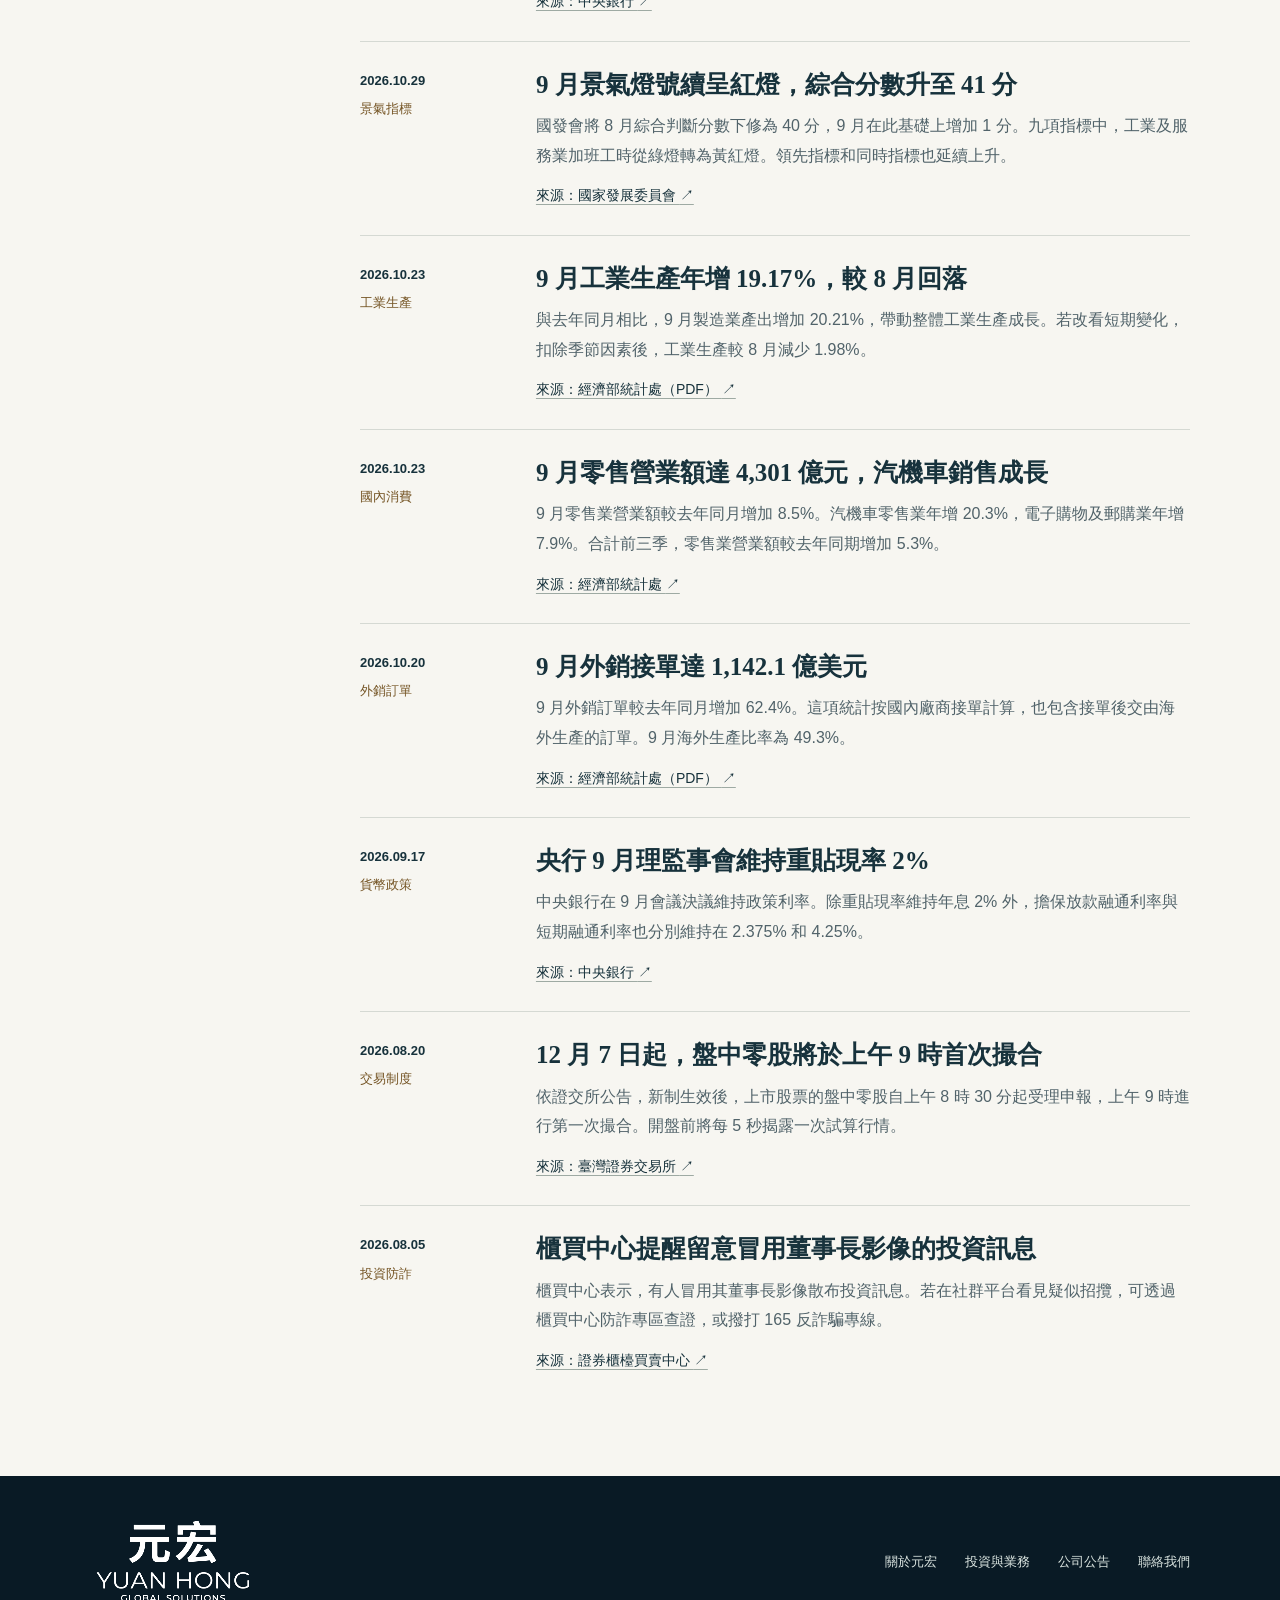
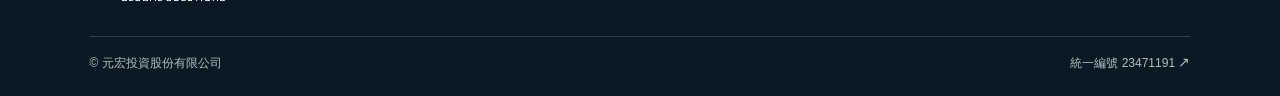
<file: news.html>
<!doctype html>
<html lang="zh-Hant-TW">
<head>
  <meta charset="utf-8">
  <meta name="viewport" content="width=device-width, initial-scale=1">
  <meta name="theme-color" content="#091a25">
  <meta name="description" content="元宏投資股份有限公司公告與臺灣市場資訊，涵蓋金融、產業統計與投資人消息。">
  <title>公司公告｜元宏投資股份有限公司</title>
  <link rel="icon" href="assets/brand.png" type="image/png">
  <link rel="stylesheet" href="assets/style.css">
  <link rel="stylesheet" href="assets/product.css">
  <link rel="stylesheet" href="assets/news.css">
  <script src="assets/site.js" defer></script>
</head>
<body><a class="skip" href="#main">跳至主要內容</a>
<header class="mast"><div class="wrap mast-inner">
  <a class="brand" href="index.html" aria-label="元宏投資股份首頁"><img class="brand-lockup" src="assets/yuanhong-global-solutions.png" width="642" height="350" alt="元宏 · YUAN HONG · GLOBAL SOLUTIONS"></a>
  <button type="button" class="menu-toggle" aria-expanded="false" aria-controls="main-nav"><span class="menu-icon" aria-hidden="true"></span><span class="menu-label">選單</span></button>
  <nav class="nav" id="main-nav" aria-label="主要導覽"><a class="nav-link" href="index.html">首頁</a>
<a class="nav-link" href="about.html">關於元宏</a>
<a class="nav-link" href="business.html">投資與業務</a>
<a class="nav-link" href="news.html" aria-current="page">公司公告</a>
<a class="nav-link nav-cta" href="contact.html">聯絡我們<span class="arrow" aria-hidden="true">↗</span></a></nav>
</div></header>
<main id="main">
  <section class="news-hero" aria-labelledby="news-title">
    <div class="wrap news-hero-inner">
      <div class="news-heading"><div class="eyebrow" lang="en">NEWSROOM</div><h1 id="news-title">公司公告</h1>
        <p>元宏最新消息與臺灣金融市場動態</p>
      </div>
      <img src="assets/architecture.webp" width="1536" height="1024" alt="">
    </div>
  </section>
  <div class="wrap news-layout">
    <nav class="news-index" aria-label="公告分類"><a href="#company">公司消息 <span aria-hidden="true">↘</span></a><a href="#market">市場資訊 <span aria-hidden="true">↘</span></a></nav>
    <div class="news-sections">
      <section id="company" aria-labelledby="company-title">
        <h2 id="company-title">公司消息</h2>
        <article class="bulletin">
          <div class="bulletin-meta"><time datetime="2025-02-07">2025.02.07</time><span>網站公告</span></div>
          <div class="bulletin-copy">
            <h3>元宏投資股份有限公司官網上線</h3>
            <p>訪客可於官網查閱公司基本資料、登記業務與聯絡方式。如有公司事務或商務合作提案，歡迎在線上表單留下訊息與回覆信箱。</p>
            <a class="bulletin-source" href="contact.html#inquiry">前往聯絡表單 <span aria-hidden="true">→</span></a>
          </div>
        </article>
      </section>
      <section id="market" aria-labelledby="market-title">
        <h2 id="market-title">市場資訊</h2>
        <p class="news-legend">依原發布日期排列，點選來源可查閱原文。</p>
      <article class="bulletin">
        <div class="bulletin-meta"><time datetime="2026-11-11">2026.11.11</time><span>財政稅收</span></div>
        <div class="bulletin-copy">
          <h3>前十月全國稅收突破 4 兆元，證交稅增額居首</h3>
          <p>財政部初步統計，今年 1 至 10 月全國賦稅實徵淨額為新臺幣 4 兆 1,383 億元，比去年同期增加 25.8%。其中證券交易稅增加 3,297 億元，是各稅目中增額最大的一項。</p>
          <a class="bulletin-source" href="https://www.mof.gov.tw/singlehtml/384fb3077bb349ea973e7fc6f13b6974?cntId=61896b390683430b82d977306d98f296">來源：財政部 <span aria-hidden="true">↗</span></a>
        </div>
      </article>
      <article class="bulletin">
        <div class="bulletin-meta"><time datetime="2026-11-09">2026.11.09</time><span>對外貿易</span></div>
        <div class="bulletin-copy">
          <h3>10 月出口與進口金額雙創單月新高</h3>
          <p>以美元計價，臺灣 10 月出口為 967.6 億美元，較去年同月增加 58.9%。進口為 688.9 億美元，年增 75.1%。財政部的海關初步統計亦提供按貨品及貿易對象拆分的數據。</p>
          <a class="bulletin-source" href="https://www.mof.gov.tw/singlehtml/384fb3077bb349ea973e7fc6f13b6974?cntId=f9fc5a222a1148e6b642c711a7b507fb">來源：財政部 <span aria-hidden="true">↗</span></a>
        </div>
      </article>
      <article class="bulletin">
        <div class="bulletin-meta"><time datetime="2026-11-05">2026.11.05</time><span>物價</span></div>
        <div class="bulletin-copy">
          <h3>10 月消費者物價年增 2.33%</h3>
          <p>10 月消費者物價指數較 9 月上升 0.06%，較去年同月上升 2.33%。拉長到今年前十個月，平均物價比去年同期高 1.98%。</p>
          <a class="bulletin-source" href="https://ws.dgbas.gov.tw/001/Upload/463/relfile/10980/236836/newstotal11510.pdf">來源：行政院主計總處（PDF） <span aria-hidden="true">↗</span></a>
        </div>
      </article>
      <article class="bulletin">
        <div class="bulletin-meta"><time datetime="2026-11-05">2026.11.05</time><span>外匯</span></div>
        <div class="bulletin-copy">
          <h3>10 月底外匯存底為 5,964.37 億美元</h3>
          <p>與 9 月底相比，臺灣外匯存底減少 43.08 億美元。央行列出的變動因素包括外匯存底投資收益、主要貨幣對美元的匯率變化，以及央行進場調節。</p>
          <a class="bulletin-source" href="https://www.cbc.gov.tw/tw/cp-302-194150-5dd50-1.html">來源：中央銀行 <span aria-hidden="true">↗</span></a>
        </div>
      </article>
      <article class="bulletin">
        <div class="bulletin-meta"><time datetime="2026-10-29">2026.10.29</time><span>景氣指標</span></div>
        <div class="bulletin-copy">
          <h3>9 月景氣燈號續呈紅燈，綜合分數升至 41 分</h3>
          <p>國發會將 8 月綜合判斷分數下修為 40 分，9 月在此基礎上增加 1 分。九項指標中，工業及服務業加班工時從綠燈轉為黃紅燈。領先指標和同時指標也延續上升。</p>
          <a class="bulletin-source" href="https://www.ndc.gov.tw/nc_332_40618">來源：國家發展委員會 <span aria-hidden="true">↗</span></a>
        </div>
      </article>
      <article class="bulletin">
        <div class="bulletin-meta"><time datetime="2026-10-23">2026.10.23</time><span>工業生產</span></div>
        <div class="bulletin-copy">
          <h3>9 月工業生產年增 19.17%，較 8 月回落</h3>
          <p>與去年同月相比，9 月製造業產出增加 20.21%，帶動整體工業生產成長。若改看短期變化，扣除季節因素後，工業生產較 8 月減少 1.98%。</p>
          <a class="bulletin-source" href="https://www.moea.gov.tw/MNS/populace/news/wHandNews_File.ashx?file_id=128431">來源：經濟部統計處（PDF） <span aria-hidden="true">↗</span></a>
        </div>
      </article>
      <article class="bulletin">
        <div class="bulletin-meta"><time datetime="2026-10-23">2026.10.23</time><span>國內消費</span></div>
        <div class="bulletin-copy">
          <h3>9 月零售營業額達 4,301 億元，汽機車銷售成長</h3>
          <p>9 月零售業營業額較去年同月增加 8.5%。汽機車零售業年增 20.3%，電子購物及郵購業年增 7.9%。合計前三季，零售業營業額較去年同期增加 5.3%。</p>
          <a class="bulletin-source" href="https://www.moea.gov.tw/mns/Populace/news/News.aspx?kind=1&amp;menu_id=40&amp;news_id=124344">來源：經濟部統計處 <span aria-hidden="true">↗</span></a>
        </div>
      </article>
      <article class="bulletin">
        <div class="bulletin-meta"><time datetime="2026-10-20">2026.10.20</time><span>外銷訂單</span></div>
        <div class="bulletin-copy">
          <h3>9 月外銷接單達 1,142.1 億美元</h3>
          <p>9 月外銷訂單較去年同月增加 62.4%。這項統計按國內廠商接單計算，也包含接單後交由海外生產的訂單。9 月海外生產比率為 49.3%。</p>
          <a class="bulletin-source" href="https://www.moea.gov.tw/mns/populace/news/wHandNews_File.ashx?file_id=128238">來源：經濟部統計處（PDF） <span aria-hidden="true">↗</span></a>
        </div>
      </article>
      <article class="bulletin">
        <div class="bulletin-meta"><time datetime="2026-09-17">2026.09.17</time><span>貨幣政策</span></div>
        <div class="bulletin-copy">
          <h3>央行 9 月理監事會維持重貼現率 2%</h3>
          <p>中央銀行在 9 月會議決議維持政策利率。除重貼現率維持年息 2% 外，擔保放款融通利率與短期融通利率也分別維持在 2.375% 和 4.25%。</p>
          <a class="bulletin-source" href="https://www.cbc.gov.tw/tw/cp-357-192864-4319f-1.html">來源：中央銀行 <span aria-hidden="true">↗</span></a>
        </div>
      </article>
      <article class="bulletin">
        <div class="bulletin-meta"><time datetime="2026-08-20">2026.08.20</time><span>交易制度</span></div>
        <div class="bulletin-copy">
          <h3>12 月 7 日起，盤中零股將於上午 9 時首次撮合</h3>
          <p>依證交所公告，新制生效後，上市股票的盤中零股自上午 8 時 30 分起受理申報，上午 9 時進行第一次撮合。開盤前將每 5 秒揭露一次試算行情。</p>
          <a class="bulletin-source" href="https://twse-regulation.twse.com.tw/tw/int/DAT01.aspx?FLCODE=FE399225">來源：臺灣證券交易所 <span aria-hidden="true">↗</span></a>
        </div>
      </article>
      <article class="bulletin">
        <div class="bulletin-meta"><time datetime="2026-08-05">2026.08.05</time><span>投資防詐</span></div>
        <div class="bulletin-copy">
          <h3>櫃買中心提醒留意冒用董事長影像的投資訊息</h3>
          <p>櫃買中心表示，有人冒用其董事長影像散布投資訊息。若在社群平台看見疑似招攬，可透過櫃買中心防詐專區查證，或撥打 165 反詐騙專線。</p>
          <a class="bulletin-source" href="https://antifraud.tpex.org.tw/">來源：證券櫃檯買賣中心 <span aria-hidden="true">↗</span></a>
        </div>
      </article>
      </section>
    </div>
  </div>
</main>
<footer class="footer"><div class="wrap">
  <div class="footer-top"><a class="brand" href="index.html" aria-label="元宏投資股份首頁"><img class="brand-lockup" src="assets/yuanhong-global-solutions.png" width="642" height="350" alt="元宏 · YUAN HONG · GLOBAL SOLUTIONS"></a><nav class="foot-nav" aria-label="頁尾導覽"><a href="about.html">關於元宏</a><a href="business.html">投資與業務</a><a href="news.html">公司公告</a><a href="contact.html">聯絡我們</a></nav></div>
  <div class="foot-base"><span>© 元宏投資股份有限公司</span><a href="https://findbiz.nat.gov.tw/fts/company/23471191" target="_blank" rel="noopener noreferrer">統一編號 23471191 <span class="arrow" aria-hidden="true">↗</span></a></div>
</div></footer></body>
</html>
</file>
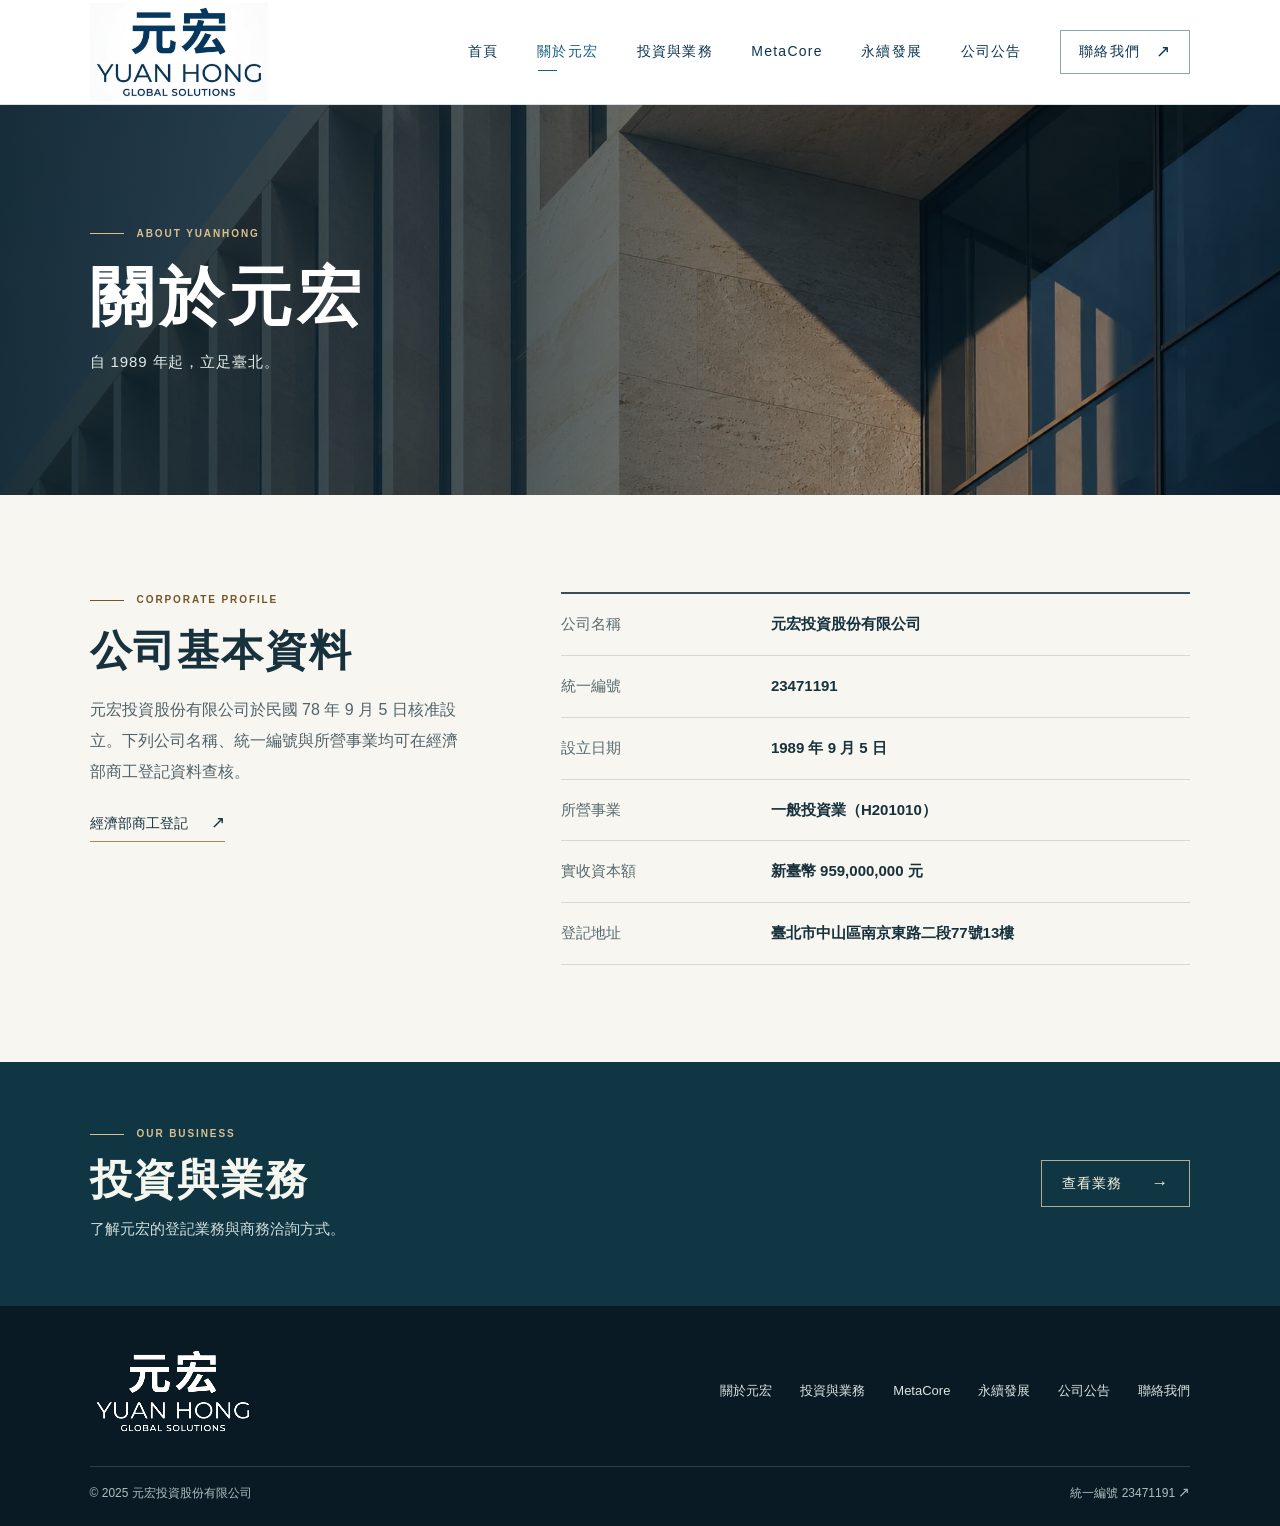
<file: showcase/about.html>
<!doctype html>
<html lang="zh-Hant-TW">
<head>
  <meta charset="utf-8">
  <meta name="viewport" content="width=device-width, initial-scale=1">
  <meta name="theme-color" content="#091a25">
  <meta name="description" content="元宏投資股份有限公司的設立日期、統一編號與公司基本資料。">
  <title>關於元宏｜元宏投資股份有限公司</title>
  <link rel="canonical" href="https://yuanhong-inv.tw/about.html">
  <link rel="icon" href="assets/brand.png" type="image/png">
  <link rel="stylesheet" href="assets/style.css">
  <link rel="stylesheet" href="assets/product.css">
  <script src="assets/site.js" defer></script>
</head>
<body><a class="skip" href="#main">跳至主要內容</a>
<header class="mast"><div class="wrap mast-inner">
  <a class="brand" href="index.html" aria-label="元宏投資股份首頁"><img class="brand-lockup" src="assets/yuanhong-global-solutions.png" width="642" height="350" alt="元宏 · YUAN HONG · GLOBAL SOLUTIONS"></a>
  <button type="button" class="menu-toggle" aria-expanded="false" aria-controls="main-nav"><span class="menu-icon" aria-hidden="true"></span><span class="menu-label">選單</span></button>
  <nav class="nav" id="main-nav" aria-label="主要導覽"><a class="nav-link" href="index.html">首頁</a>
<a class="nav-link" href="about.html" aria-current="page">關於元宏</a>
<a class="nav-link" href="business.html">投資與業務</a>
<a class="nav-link" href="metacore.html">MetaCore</a>
<a class="nav-link" href="sustainability.html">永續發展</a>
<a class="nav-link" href="news.html">公司公告</a>
<a class="nav-link nav-cta" href="contact.html">聯絡我們<span class="arrow" aria-hidden="true">↗</span></a></nav>
</div></header>
<main id="main"><section class="inner-hero arch-head"><img class="scenery" src="assets/architecture.webp" alt="" width="1536" height="1024" fetchpriority="high"><div class="wrap"><div class="eyebrow" lang="en">ABOUT YUANHONG</div><h1>關於元宏</h1><p>自 1989 年起，立足臺北。</p></div></section>
<section class="section"><div class="wrap content-split"><div><div class="kicker" lang="en">CORPORATE PROFILE</div><h2>公司基本資料</h2><p class="body-copy">元宏投資股份有限公司於民國 78 年 9 月 5 日核准設立。下列公司名稱、統一編號與所營事業均可在經濟部商工登記資料查核。</p><a class="text-link" href="https://findbiz.nat.gov.tw/fts/company/23471191" target="_blank" rel="noopener noreferrer">經濟部商工登記 <span class="arrow" aria-hidden="true">↗</span></a></div>
<dl class="details"><div class="detail"><dt>公司名稱</dt><dd>元宏投資股份有限公司</dd></div>
<div class="detail"><dt>統一編號</dt><dd>23471191</dd></div>
<div class="detail"><dt>設立日期</dt><dd>1989 年 9 月 5 日</dd></div>
<div class="detail"><dt>所營事業</dt><dd>一般投資業（H201010）</dd></div>
<div class="detail"><dt>實收資本額</dt><dd>新臺幣 959,000,000 元</dd></div>
<div class="detail"><dt>登記地址</dt><dd>臺北市中山區南京東路二段77號13樓</dd></div></dl></div></section>
<section class="banner"><div class="wrap banner-row"><div><div class="eyebrow" lang="en">OUR BUSINESS</div><h2>投資與業務</h2><p>了解元宏的登記業務與商務洽詢方式。</p></div><a class="cta outline-btn" href="business.html">查看業務<span class="arrow" aria-hidden="true">→</span></a></div></section></main>
<footer class="footer"><div class="wrap">
  <div class="footer-top"><a class="brand" href="index.html" aria-label="元宏投資股份首頁"><img class="brand-lockup" src="assets/yuanhong-global-solutions.png" width="642" height="350" alt="元宏 · YUAN HONG · GLOBAL SOLUTIONS"></a><nav class="foot-nav" aria-label="頁尾導覽"><a href="about.html">關於元宏</a><a href="business.html">投資與業務</a><a href="metacore.html">MetaCore</a><a href="sustainability.html">永續發展</a><a href="news.html">公司公告</a><a href="contact.html">聯絡我們</a></nav></div>
  <div class="foot-base"><span>© 2025 元宏投資股份有限公司</span><a href="https://findbiz.nat.gov.tw/fts/company/23471191" target="_blank" rel="noopener noreferrer">統一編號 23471191 <span class="arrow" aria-hidden="true">↗</span></a></div>
</div></footer></body>
</html>
</file>
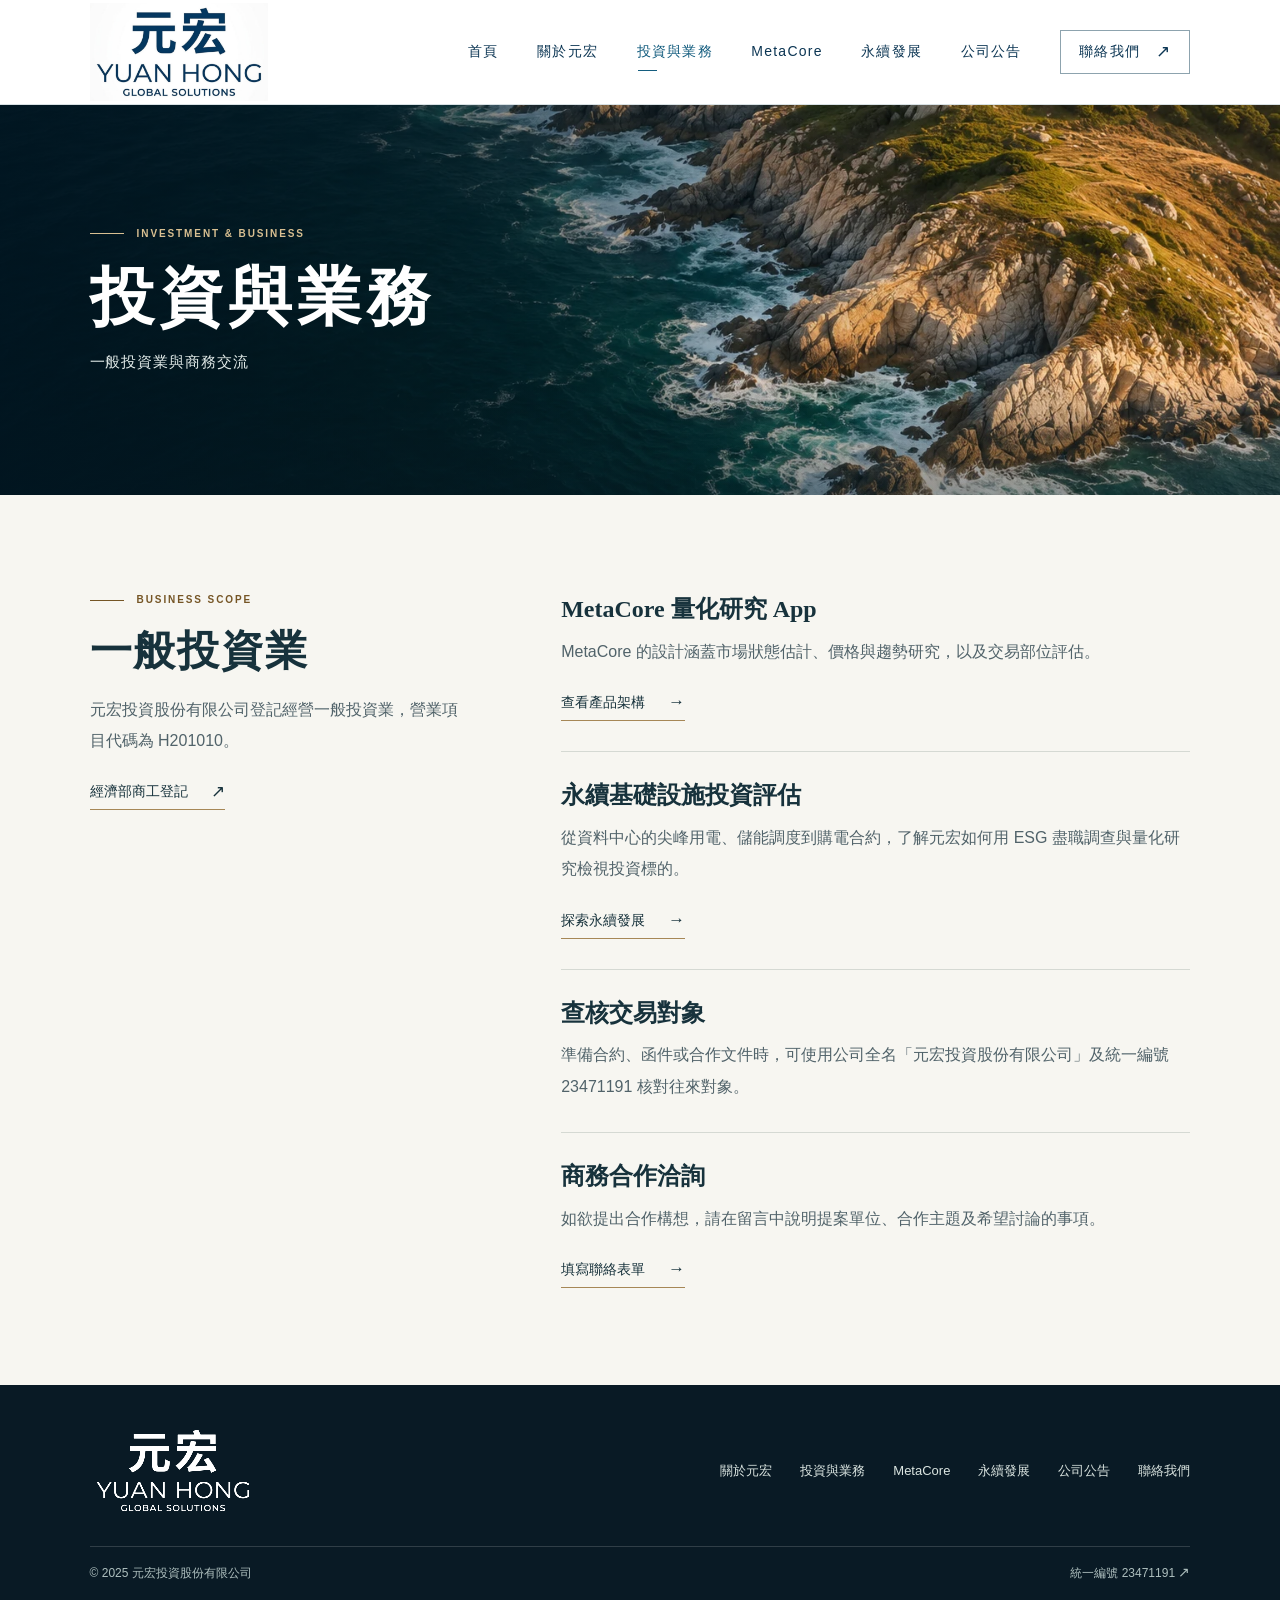
<file: showcase/business.html>
<!doctype html>
<html lang="zh-Hant-TW">
<head>
  <meta charset="utf-8">
  <meta name="viewport" content="width=device-width, initial-scale=1">
  <meta name="theme-color" content="#091a25">
  <meta name="description" content="認識元宏投資股份有限公司的一般投資業務，查詢商務往來與合作提案所需資訊。">
  <title>投資與業務｜元宏投資股份有限公司</title>
  <link rel="canonical" href="https://yuanhong-inv.tw/business.html">
  <link rel="icon" href="assets/brand.png" type="image/png">
  <link rel="stylesheet" href="assets/style.css">
  <link rel="stylesheet" href="assets/product.css">
  <script src="assets/site.js" defer></script>
</head>
<body><a class="skip" href="#main">跳至主要內容</a>
<header class="mast"><div class="wrap mast-inner">
  <a class="brand" href="index.html" aria-label="元宏投資股份首頁"><img class="brand-lockup" src="assets/yuanhong-global-solutions.png" width="642" height="350" alt="元宏 · YUAN HONG · GLOBAL SOLUTIONS"></a>
  <button type="button" class="menu-toggle" aria-expanded="false" aria-controls="main-nav"><span class="menu-icon" aria-hidden="true"></span><span class="menu-label">選單</span></button>
  <nav class="nav" id="main-nav" aria-label="主要導覽"><a class="nav-link" href="index.html">首頁</a>
<a class="nav-link" href="about.html">關於元宏</a>
<a class="nav-link" href="business.html" aria-current="page">投資與業務</a>
<a class="nav-link" href="metacore.html">MetaCore</a>
<a class="nav-link" href="sustainability.html">永續發展</a>
<a class="nav-link" href="news.html">公司公告</a>
<a class="nav-link nav-cta" href="contact.html">聯絡我們<span class="arrow" aria-hidden="true">↗</span></a></nav>
</div></header>
<main id="main"><section class="inner-hero business-head"><img class="scenery" src="assets/coast.webp" alt="" width="1536" height="1024" fetchpriority="high"><div class="wrap"><div class="eyebrow" lang="en">INVESTMENT &amp; BUSINESS</div><h1>投資與業務</h1><p>一般投資業與商務交流</p></div></section>
<section class="section"><div class="wrap content-split"><div><div class="kicker" lang="en">BUSINESS SCOPE</div><h2>一般投資業</h2><p class="body-copy">元宏投資股份有限公司登記經營一般投資業，營業項目代碼為 H201010。</p><a class="text-link" href="https://findbiz.nat.gov.tw/fts/company/23471191" target="_blank" rel="noopener noreferrer">經濟部商工登記 <span class="arrow" aria-hidden="true">↗</span></a></div>
<div><section class="article"><h3>MetaCore 量化研究 App</h3><p class="body-copy">MetaCore 的設計涵蓋市場狀態估計、價格與趨勢研究，以及交易部位評估。</p><a class="text-link" href="metacore.html">查看產品架構 <span class="arrow" aria-hidden="true">→</span></a></section><section class="article"><h3>永續基礎設施投資評估</h3><p class="body-copy">從資料中心的尖峰用電、儲能調度到購電合約，了解元宏如何用 ESG 盡職調查與量化研究檢視投資標的。</p><a class="text-link" href="sustainability.html">探索永續發展 <span class="arrow" aria-hidden="true">→</span></a></section>
<section class="article"><h3>查核交易對象</h3><p class="body-copy">準備合約、函件或合作文件時，可使用公司全名「元宏投資股份有限公司」及統一編號 23471191 核對往來對象。</p></section>
<section class="article"><h3>商務合作洽詢</h3><p class="body-copy">如欲提出合作構想，請在留言中說明提案單位、合作主題及希望討論的事項。</p><a class="text-link" href="contact.html#inquiry">填寫聯絡表單 <span class="arrow" aria-hidden="true">→</span></a></section></div></div></section></main>
<footer class="footer"><div class="wrap">
  <div class="footer-top"><a class="brand" href="index.html" aria-label="元宏投資股份首頁"><img class="brand-lockup" src="assets/yuanhong-global-solutions.png" width="642" height="350" alt="元宏 · YUAN HONG · GLOBAL SOLUTIONS"></a><nav class="foot-nav" aria-label="頁尾導覽"><a href="about.html">關於元宏</a><a href="business.html">投資與業務</a><a href="metacore.html">MetaCore</a><a href="sustainability.html">永續發展</a><a href="news.html">公司公告</a><a href="contact.html">聯絡我們</a></nav></div>
  <div class="foot-base"><span>© 2025 元宏投資股份有限公司</span><a href="https://findbiz.nat.gov.tw/fts/company/23471191" target="_blank" rel="noopener noreferrer">統一編號 23471191 <span class="arrow" aria-hidden="true">↗</span></a></div>
</div></footer></body>
</html>
</file>
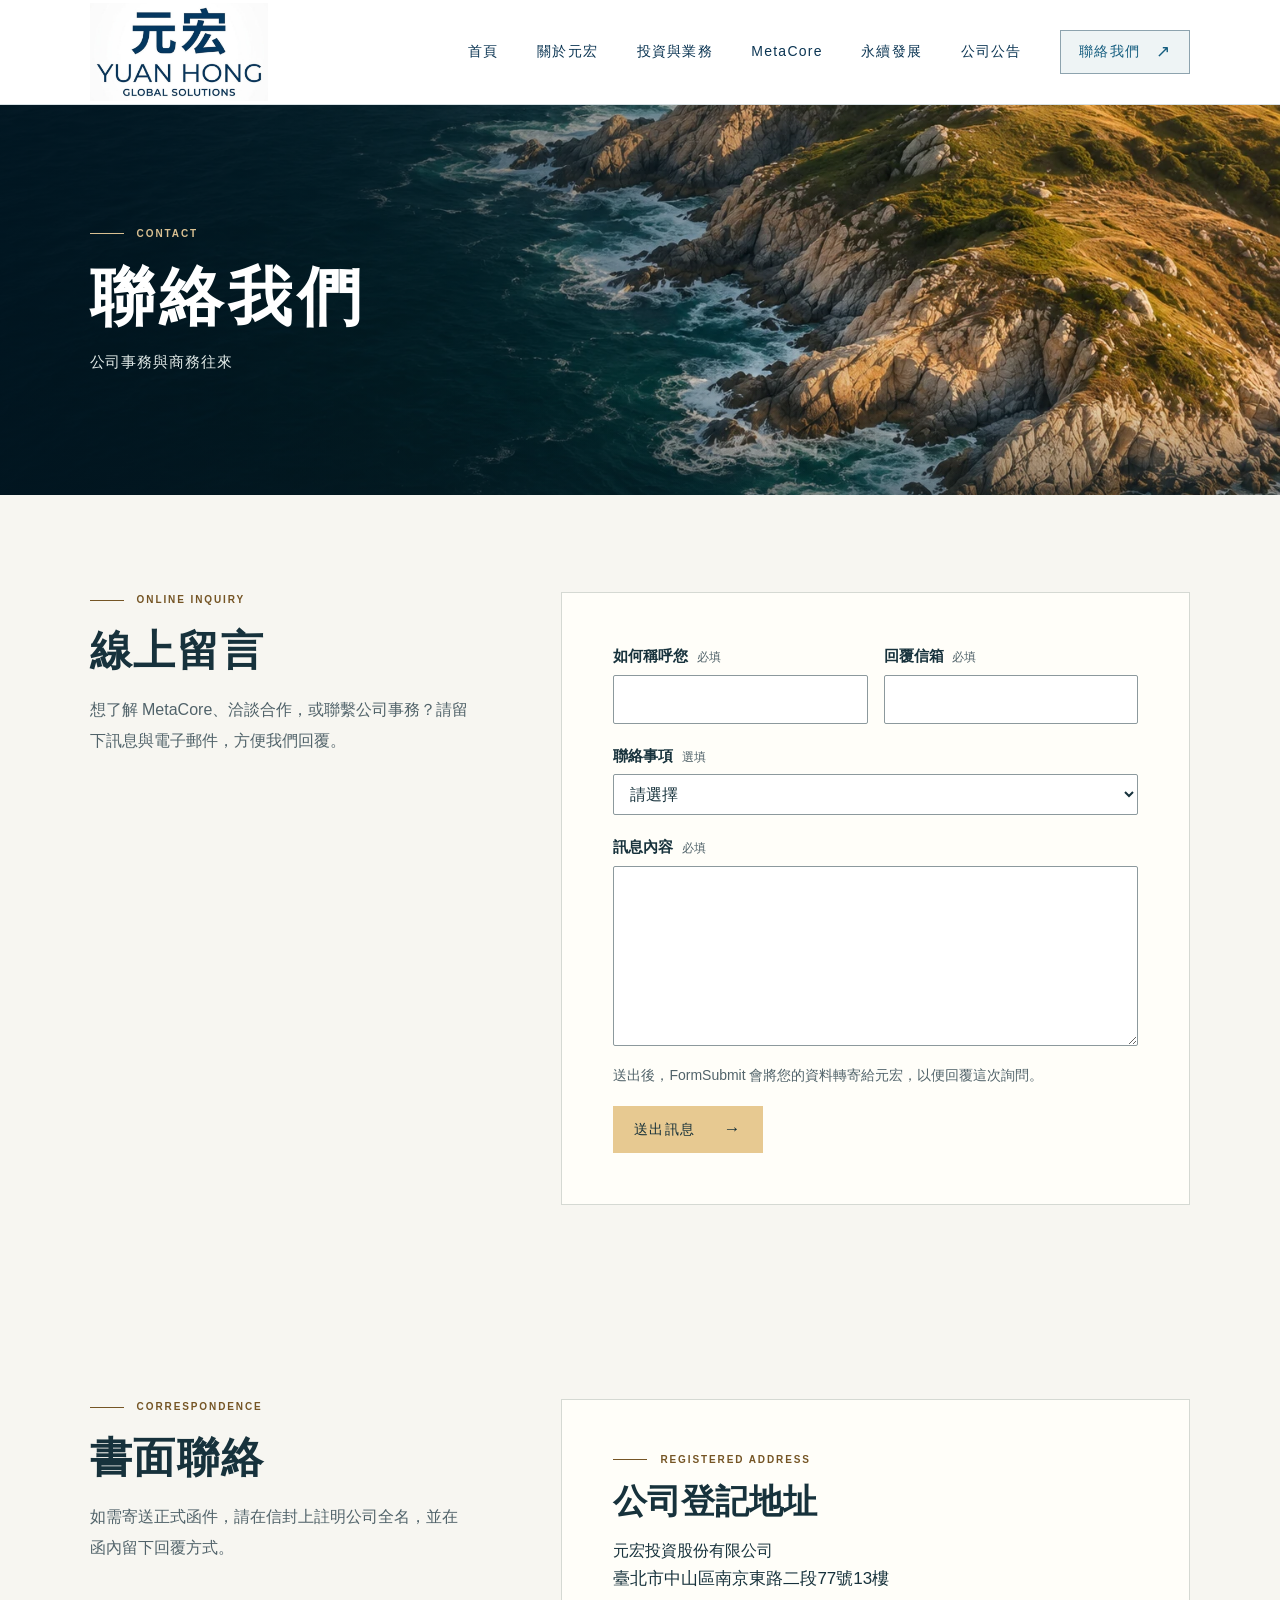
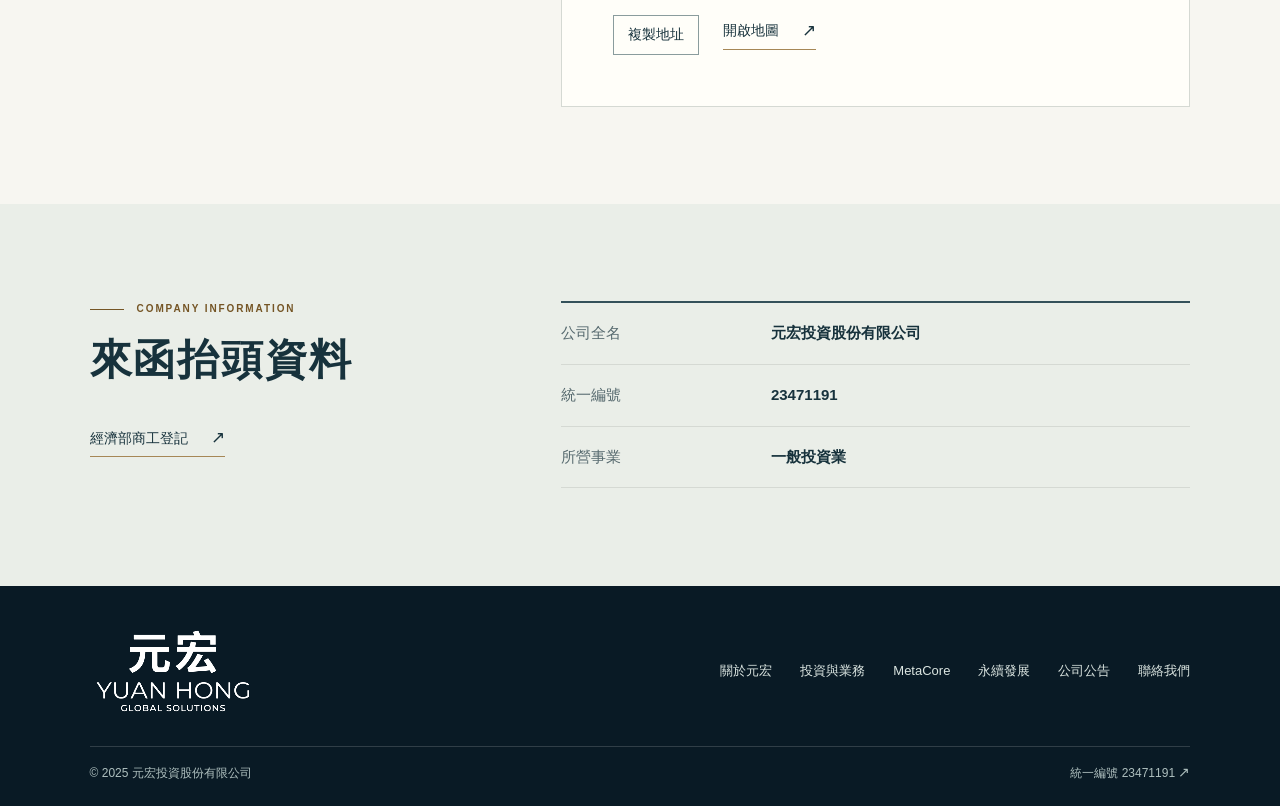
<file: showcase/contact.html>
<!doctype html>
<html lang="zh-Hant-TW">
<head>
  <meta charset="utf-8">
  <meta name="viewport" content="width=device-width, initial-scale=1">
  <meta name="theme-color" content="#091a25">
  <meta name="description" content="透過線上表單聯絡元宏投資股份有限公司，洽詢公司事務、商務合作或 MetaCore 產品。">
  <title>聯絡我們｜元宏投資股份有限公司</title>
  <link rel="canonical" href="https://yuanhong-inv.tw/contact.html">
  <link rel="icon" href="assets/brand.png" type="image/png">
  <link rel="stylesheet" href="assets/style.css">
  <link rel="stylesheet" href="assets/product.css">
  <link rel="stylesheet" href="assets/contact.css">
  <script src="assets/site.js" defer></script>
  <script src="assets/contact.js" defer></script>
</head>
<body><a class="skip" href="#main">跳至主要內容</a>
<header class="mast"><div class="wrap mast-inner">
  <a class="brand" href="index.html" aria-label="元宏投資股份首頁"><img class="brand-lockup" src="assets/yuanhong-global-solutions.png" width="642" height="350" alt="元宏 · YUAN HONG · GLOBAL SOLUTIONS"></a>
  <button type="button" class="menu-toggle" aria-expanded="false" aria-controls="main-nav"><span class="menu-icon" aria-hidden="true"></span><span class="menu-label">選單</span></button>
  <nav class="nav" id="main-nav" aria-label="主要導覽"><a class="nav-link" href="index.html">首頁</a>
<a class="nav-link" href="about.html">關於元宏</a>
<a class="nav-link" href="business.html">投資與業務</a>
<a class="nav-link" href="metacore.html">MetaCore</a>
<a class="nav-link" href="sustainability.html">永續發展</a>
<a class="nav-link" href="news.html">公司公告</a>
<a class="nav-link nav-cta" href="contact.html" aria-current="page">聯絡我們<span class="arrow" aria-hidden="true">↗</span></a></nav>
</div></header>
<main id="main"><section class="inner-hero contact-head"><img class="scenery" src="assets/coast.webp" alt="" width="1536" height="1024" fetchpriority="high"><div class="wrap"><div class="eyebrow" lang="en">CONTACT</div><h1>聯絡我們</h1><p>公司事務與商務往來</p></div></section>
<section class="section" id="inquiry" aria-labelledby="inquiry-title">
  <div class="wrap content-split">
    <div>
      <div class="kicker" lang="en">ONLINE INQUIRY</div>
      <h2 id="inquiry-title">線上留言</h2>
      <p class="body-copy">想了解 MetaCore、洽談合作，或聯繫公司事務？請留下訊息與電子郵件，方便我們回覆。</p>
    </div>
    <form class="contact-panel inquiry-form" action="https://formsubmit.co/jinshui259@gmail.com" method="post" aria-labelledby="inquiry-title">
      <input type="hidden" name="_subject" value="【元宏官網】新聯絡表單">
      <input type="hidden" name="_template" value="table">
      <input type="text" name="_honey" class="inquiry-trap" tabindex="-1" autocomplete="off" aria-hidden="true">
      <div class="inquiry-fields">
        <div class="inquiry-field">
          <label for="inquiry-name">如何稱呼您 <small>必填</small></label>
          <input id="inquiry-name" name="name" type="text" autocomplete="name" required maxlength="100">
        </div>
        <div class="inquiry-field">
          <label for="inquiry-email">回覆信箱 <small>必填</small></label>
          <input id="inquiry-email" name="email" type="email" autocomplete="email" required maxlength="254">
        </div>
        <div class="inquiry-field inquiry-wide">
          <label for="inquiry-topic">聯絡事項 <small>選填</small></label>
          <select id="inquiry-topic" name="聯絡事項">
            <option value="">請選擇</option><option>公司事務</option><option>商務合作</option><option>MetaCore 產品</option><option>其他</option>
          </select>
        </div>
        <div class="inquiry-field inquiry-wide">
          <label for="inquiry-message">訊息內容 <small>必填</small></label>
          <textarea id="inquiry-message" name="message" rows="6" required maxlength="5000"></textarea>
        </div>
      </div>
      <p class="inquiry-note">送出後，FormSubmit 會將您的資料轉寄給元宏，以便回覆這次詢問。</p>
      <button class="cta gold-btn inquiry-submit" type="submit">送出訊息 <span class="arrow" aria-hidden="true">→</span></button>
      <p class="inquiry-feedback" role="status" aria-live="polite"></p>
    </form>
  </div>
</section>
<section class="section"><div class="wrap content-split"><div><div class="kicker" lang="en">CORRESPONDENCE</div><h2>書面聯絡</h2><p class="body-copy">如需寄送正式函件，請在信封上註明公司全名，並在函內留下回覆方式。</p></div>
<div class="contact-panel"><div class="kicker" lang="en">REGISTERED ADDRESS</div><h3>公司登記地址</h3><p>元宏投資股份有限公司</p><address>臺北市中山區南京東路二段77號13樓</address>
<div class="contact-actions"><button class="copy" type="button">複製地址</button><a class="text-link" href="https://www.google.com/maps/search/?api=1&amp;query=%E8%87%BA%E5%8C%97%E5%B8%82%E4%B8%AD%E5%B1%B1%E5%8D%80%E5%8D%97%E4%BA%AC%E6%9D%B1%E8%B7%AF%E4%BA%8C%E6%AE%B577%E8%99%9F13%E6%A8%93" target="_blank" rel="noopener noreferrer">開啟地圖 <span class="arrow" aria-hidden="true">↗</span></a></div><p class="status" role="status" aria-live="polite"></p></div></div></section>
<section class="soft-section section"><div class="wrap content-split"><div><div class="kicker" lang="en">COMPANY INFORMATION</div><h2>來函抬頭資料</h2><a class="text-link" href="https://findbiz.nat.gov.tw/fts/company/23471191" target="_blank" rel="noopener noreferrer">經濟部商工登記 <span class="arrow" aria-hidden="true">↗</span></a></div><dl class="details"><div class="detail"><dt>公司全名</dt><dd>元宏投資股份有限公司</dd></div>
<div class="detail"><dt>統一編號</dt><dd>23471191</dd></div>
<div class="detail"><dt>所營事業</dt><dd>一般投資業</dd></div></dl></div></section></main>
<footer class="footer"><div class="wrap">
  <div class="footer-top"><a class="brand" href="index.html" aria-label="元宏投資股份首頁"><img class="brand-lockup" src="assets/yuanhong-global-solutions.png" width="642" height="350" alt="元宏 · YUAN HONG · GLOBAL SOLUTIONS"></a><nav class="foot-nav" aria-label="頁尾導覽"><a href="about.html">關於元宏</a><a href="business.html">投資與業務</a><a href="metacore.html">MetaCore</a><a href="sustainability.html">永續發展</a><a href="news.html">公司公告</a><a href="contact.html">聯絡我們</a></nav></div>
  <div class="foot-base"><span>© 2025 元宏投資股份有限公司</span><a href="https://findbiz.nat.gov.tw/fts/company/23471191" target="_blank" rel="noopener noreferrer">統一編號 23471191 <span class="arrow" aria-hidden="true">↗</span></a></div>
</div></footer></body>
</html>
</file>
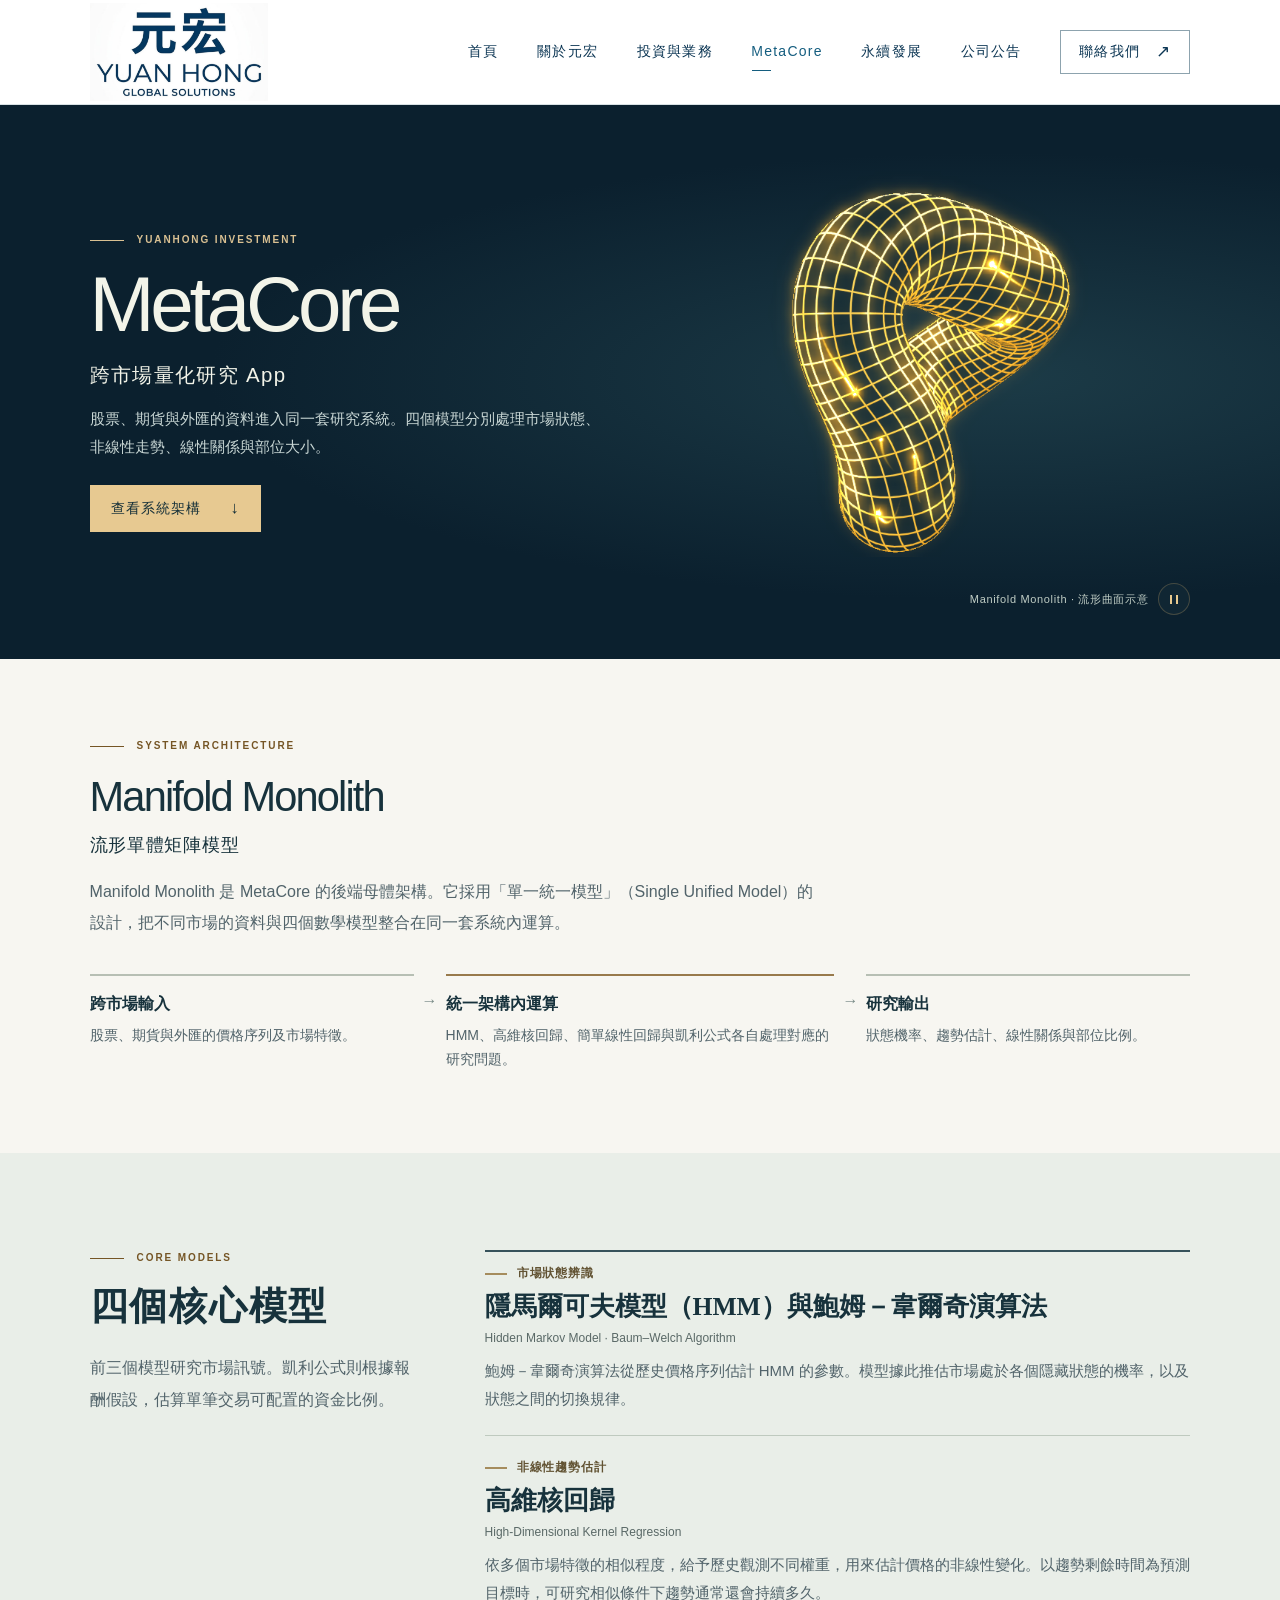
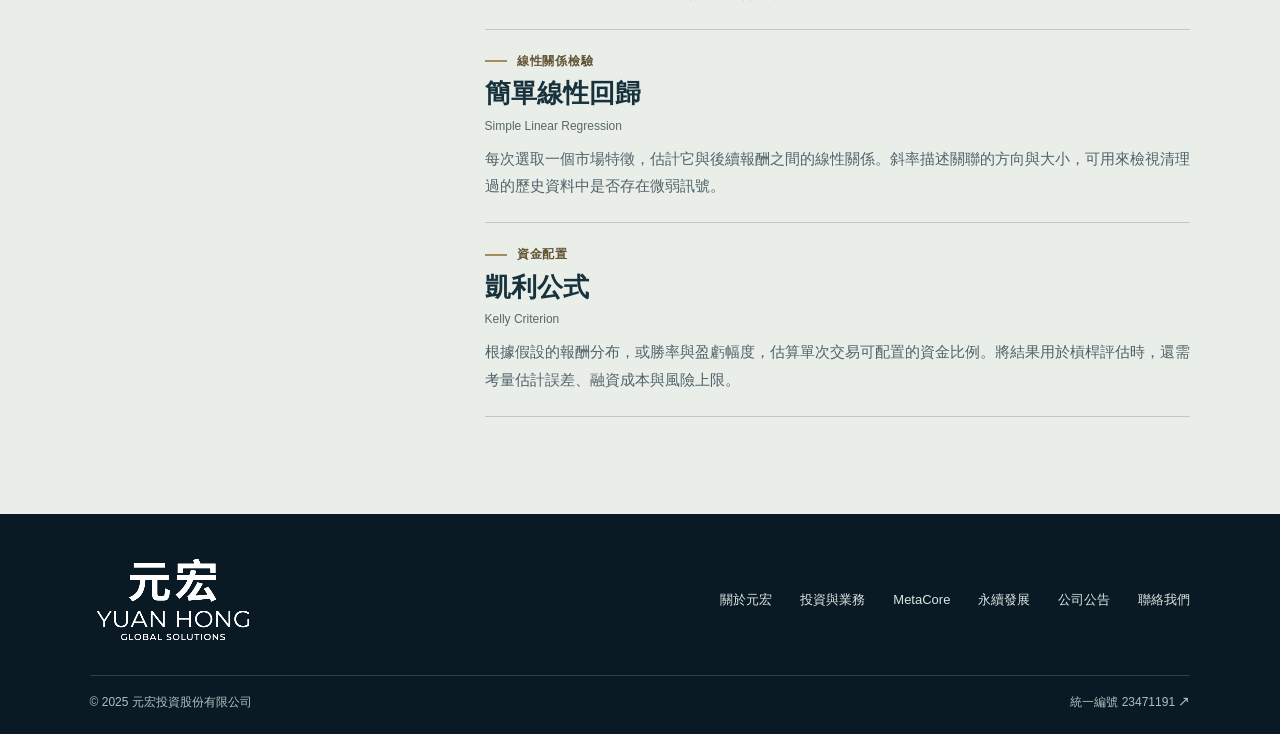
<file: showcase/metacore.html>
<!doctype html>
<html lang="zh-Hant-TW">
<head>
  <meta charset="utf-8">
  <meta name="viewport" content="width=device-width, initial-scale=1">
  <meta name="theme-color" content="#091a25">
  <meta name="description" content="了解元宏投資股份有限公司的 MetaCore 的 Manifold Monolith 後端架構，以及用於市場狀態、走勢與部位評估的四個核心模型。">
  <title>MetaCore 量化研究 App｜元宏投資股份有限公司</title>
  <link rel="canonical" href="https://yuanhong-inv.tw/metacore.html">
  <link rel="icon" href="assets/brand.png" type="image/png">
  <link rel="stylesheet" href="assets/style.css">
  <link rel="stylesheet" href="assets/product.css">
  <link rel="stylesheet" href="assets/manifold-motion.css?v=polished-gold">
  <script src="assets/manifold-motion.js?v=seven-meteors" defer></script>
  <script src="assets/site.js" defer></script>
</head>
<body><a class="skip" href="#main">跳至主要內容</a>
<header class="mast"><div class="wrap mast-inner">
  <a class="brand" href="index.html" aria-label="元宏投資股份首頁"><img class="brand-lockup" src="assets/yuanhong-global-solutions.png" width="642" height="350" alt="元宏 · YUAN HONG · GLOBAL SOLUTIONS"></a>
  <button type="button" class="menu-toggle" aria-expanded="false" aria-controls="main-nav"><span class="menu-icon" aria-hidden="true"></span><span class="menu-label">選單</span></button>
  <nav class="nav" id="main-nav" aria-label="主要導覽"><a class="nav-link" href="index.html">首頁</a>
<a class="nav-link" href="about.html">關於元宏</a>
<a class="nav-link" href="business.html">投資與業務</a>
<a class="nav-link" href="metacore.html" aria-current="page">MetaCore</a>
<a class="nav-link" href="sustainability.html">永續發展</a>
<a class="nav-link" href="news.html">公司公告</a>
<a class="nav-link nav-cta" href="contact.html">聯絡我們<span class="arrow" aria-hidden="true">↗</span></a></nav>
</div></header>
<main id="main">
<section class="product-hero"><div class="wrap">
  <div><div class="eyebrow" lang="en">YUANHONG INVESTMENT</div><h1 class="product-heading" lang="en">MetaCore</h1><p class="prod-class">跨市場量化研究 App</p>
  <p class="prod-desc">股票、期貨與外匯的資料進入同一套研究系統。四個模型分別處理市場狀態、非線性走勢、線性關係與部位大小。</p><a class="cta gold-btn" href="#architecture">查看系統架構 <span class="arrow" aria-hidden="true">↓</span></a></div><figure class="product-art manifold-figure">
    <div class="manifold-stage">
      <img src="assets/manifold-gold.webp?v=seven-meteors" width="960" height="696" alt="">
      <canvas width="800" height="580" hidden aria-hidden="true"></canvas>
    </div>
    <figcaption class="manifold-caption"><span>Manifold Monolith · 流形曲面示意</span><button class="manifold-toggle" type="button" aria-label="暫停流形動畫" hidden></button></figcaption>
  </figure>
</div></section>
<section class="section architecture-area" id="architecture"><div class="wrap"><div class="kicker" lang="en">SYSTEM ARCHITECTURE</div>
  <h2 lang="en">Manifold Monolith</h2><p class="arch-name">流形單體矩陣模型</p>
  <p class="body-copy">Manifold Monolith 是 MetaCore 的後端母體架構。它採用「單一統一模型」（Single Unified Model）的設計，把不同市場的資料與四個數學模型整合在同一套系統內運算。</p>
  <div class="flow" aria-label="資料與模型的運算關係">
    <section class="flow-cell"><h3>跨市場輸入</h3><p>股票、期貨與外匯的價格序列及市場特徵。</p></section>
    <section class="flow-cell"><h3>統一架構內運算</h3><p>HMM、高維核回歸、簡單線性回歸與凱利公式各自處理對應的研究問題。</p></section>
    <section class="flow-cell"><h3>研究輸出</h3><p>狀態機率、趨勢估計、線性關係與部位比例。</p></section>
  </div>
</div></section>
<section class="section model-area" id="models"><div class="wrap model-grid">
  <div><div class="kicker" lang="en">CORE MODELS</div><h2>四個核心模型</h2><p class="body-copy">前三個模型研究市場訊號。凱利公式則根據報酬假設，估算單筆交易可配置的資金比例。</p></div>
  <div><article class="model-row"><span class="model-function">市場狀態辨識</span><h3 class="model-name">隱馬爾可夫模型（HMM）與鮑姆－韋爾奇演算法</h3><span class="model-english" lang="en">Hidden Markov Model · Baum–Welch Algorithm</span><p>鮑姆－韋爾奇演算法從歷史價格序列估計 HMM 的參數。模型據此推估市場處於各個隱藏狀態的機率，以及狀態之間的切換規律。</p></article>
<article class="model-row"><span class="model-function">非線性趨勢估計</span><h3 class="model-name">高維核回歸</h3><span class="model-english" lang="en">High-Dimensional Kernel Regression</span><p>依多個市場特徵的相似程度，給予歷史觀測不同權重，用來估計價格的非線性變化。以趨勢剩餘時間為預測目標時，可研究相似條件下趨勢通常還會持續多久。</p></article>
<article class="model-row"><span class="model-function">線性關係檢驗</span><h3 class="model-name">簡單線性回歸</h3><span class="model-english" lang="en">Simple Linear Regression</span><p>每次選取一個市場特徵，估計它與後續報酬之間的線性關係。斜率描述關聯的方向與大小，可用來檢視清理過的歷史資料中是否存在微弱訊號。</p></article>
<article class="model-row"><span class="model-function">資金配置</span><h3 class="model-name">凱利公式</h3><span class="model-english" lang="en">Kelly Criterion</span><p>根據假設的報酬分布，或勝率與盈虧幅度，估算單次交易可配置的資金比例。將結果用於槓桿評估時，還需考量估計誤差、融資成本與風險上限。</p></article></div>
</div></section>
</main>
<footer class="footer"><div class="wrap">
  <div class="footer-top"><a class="brand" href="index.html" aria-label="元宏投資股份首頁"><img class="brand-lockup" src="assets/yuanhong-global-solutions.png" width="642" height="350" alt="元宏 · YUAN HONG · GLOBAL SOLUTIONS"></a><nav class="foot-nav" aria-label="頁尾導覽"><a href="about.html">關於元宏</a><a href="business.html">投資與業務</a><a href="metacore.html">MetaCore</a><a href="sustainability.html">永續發展</a><a href="news.html">公司公告</a><a href="contact.html">聯絡我們</a></nav></div>
  <div class="foot-base"><span>© 2025 元宏投資股份有限公司</span><a href="https://findbiz.nat.gov.tw/fts/company/23471191" target="_blank" rel="noopener noreferrer">統一編號 23471191 <span class="arrow" aria-hidden="true">↗</span></a></div>
</div></footer></body>
</html>
</file>
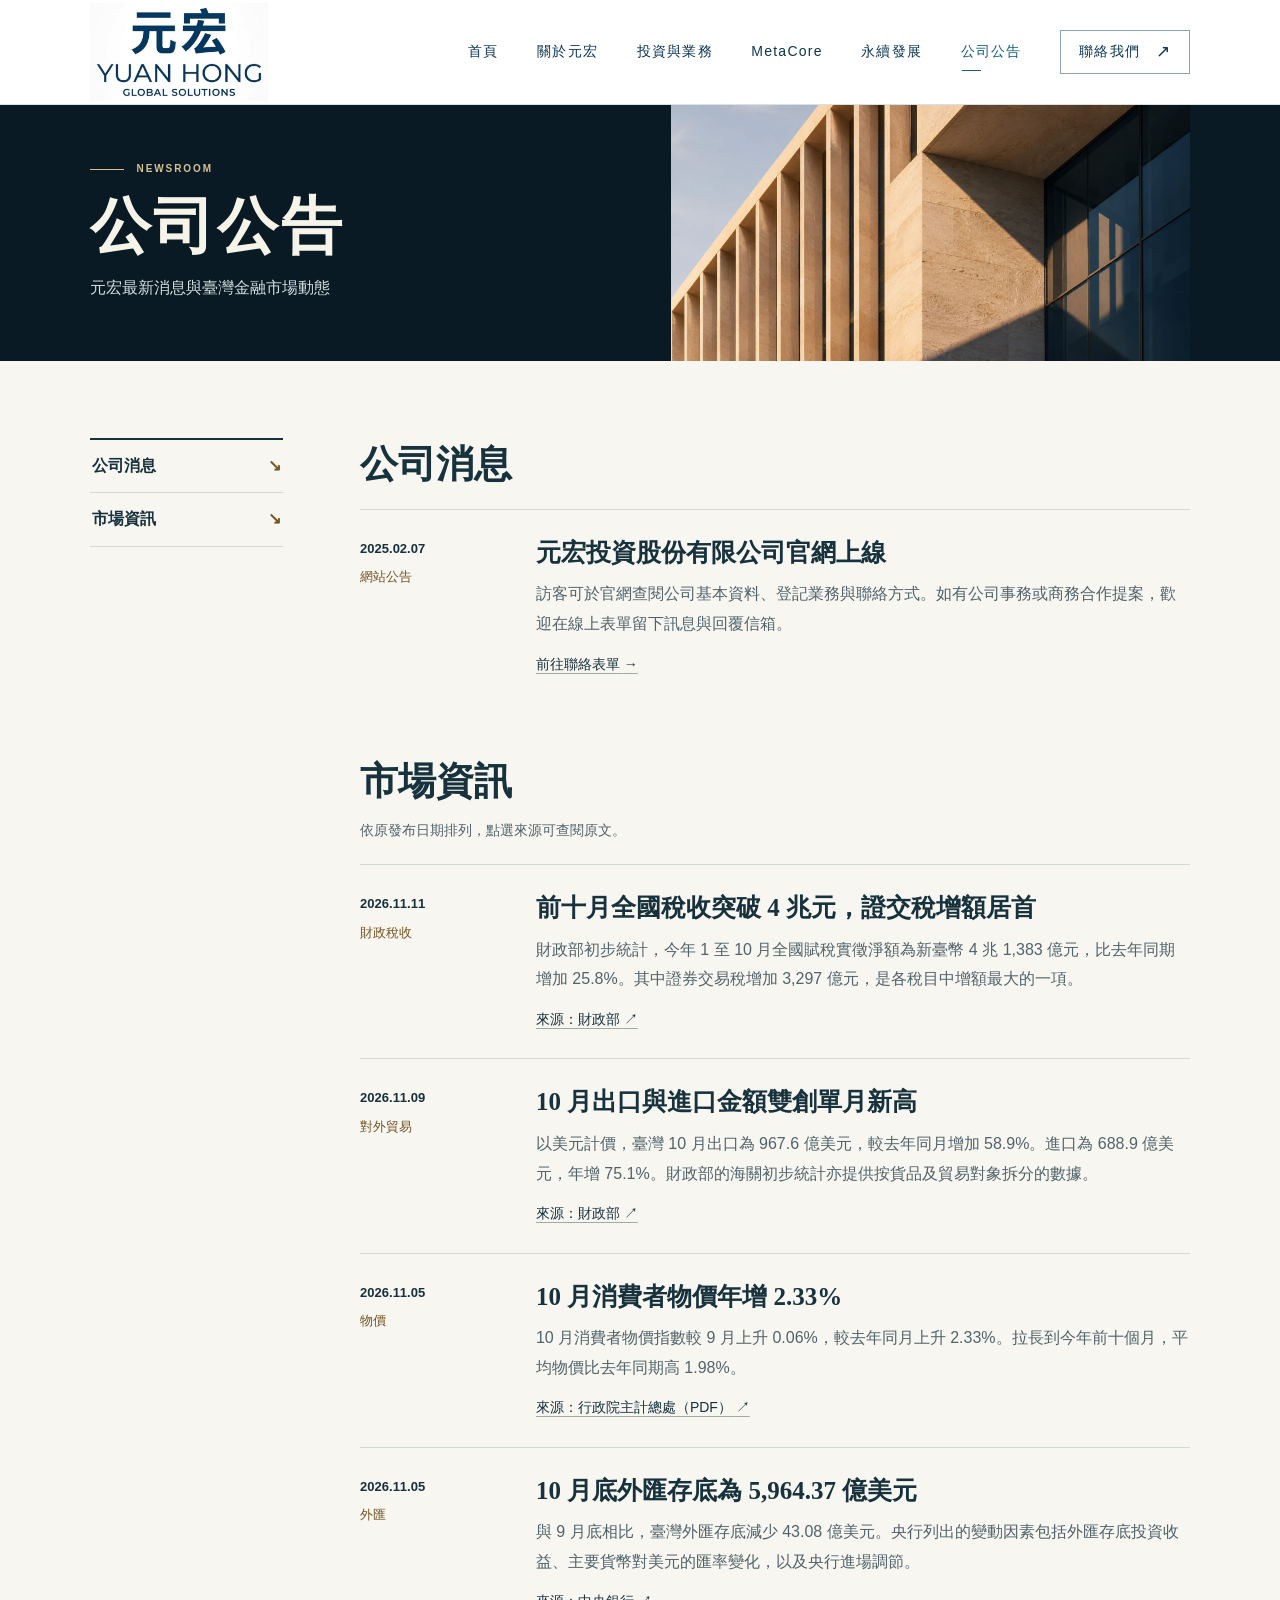
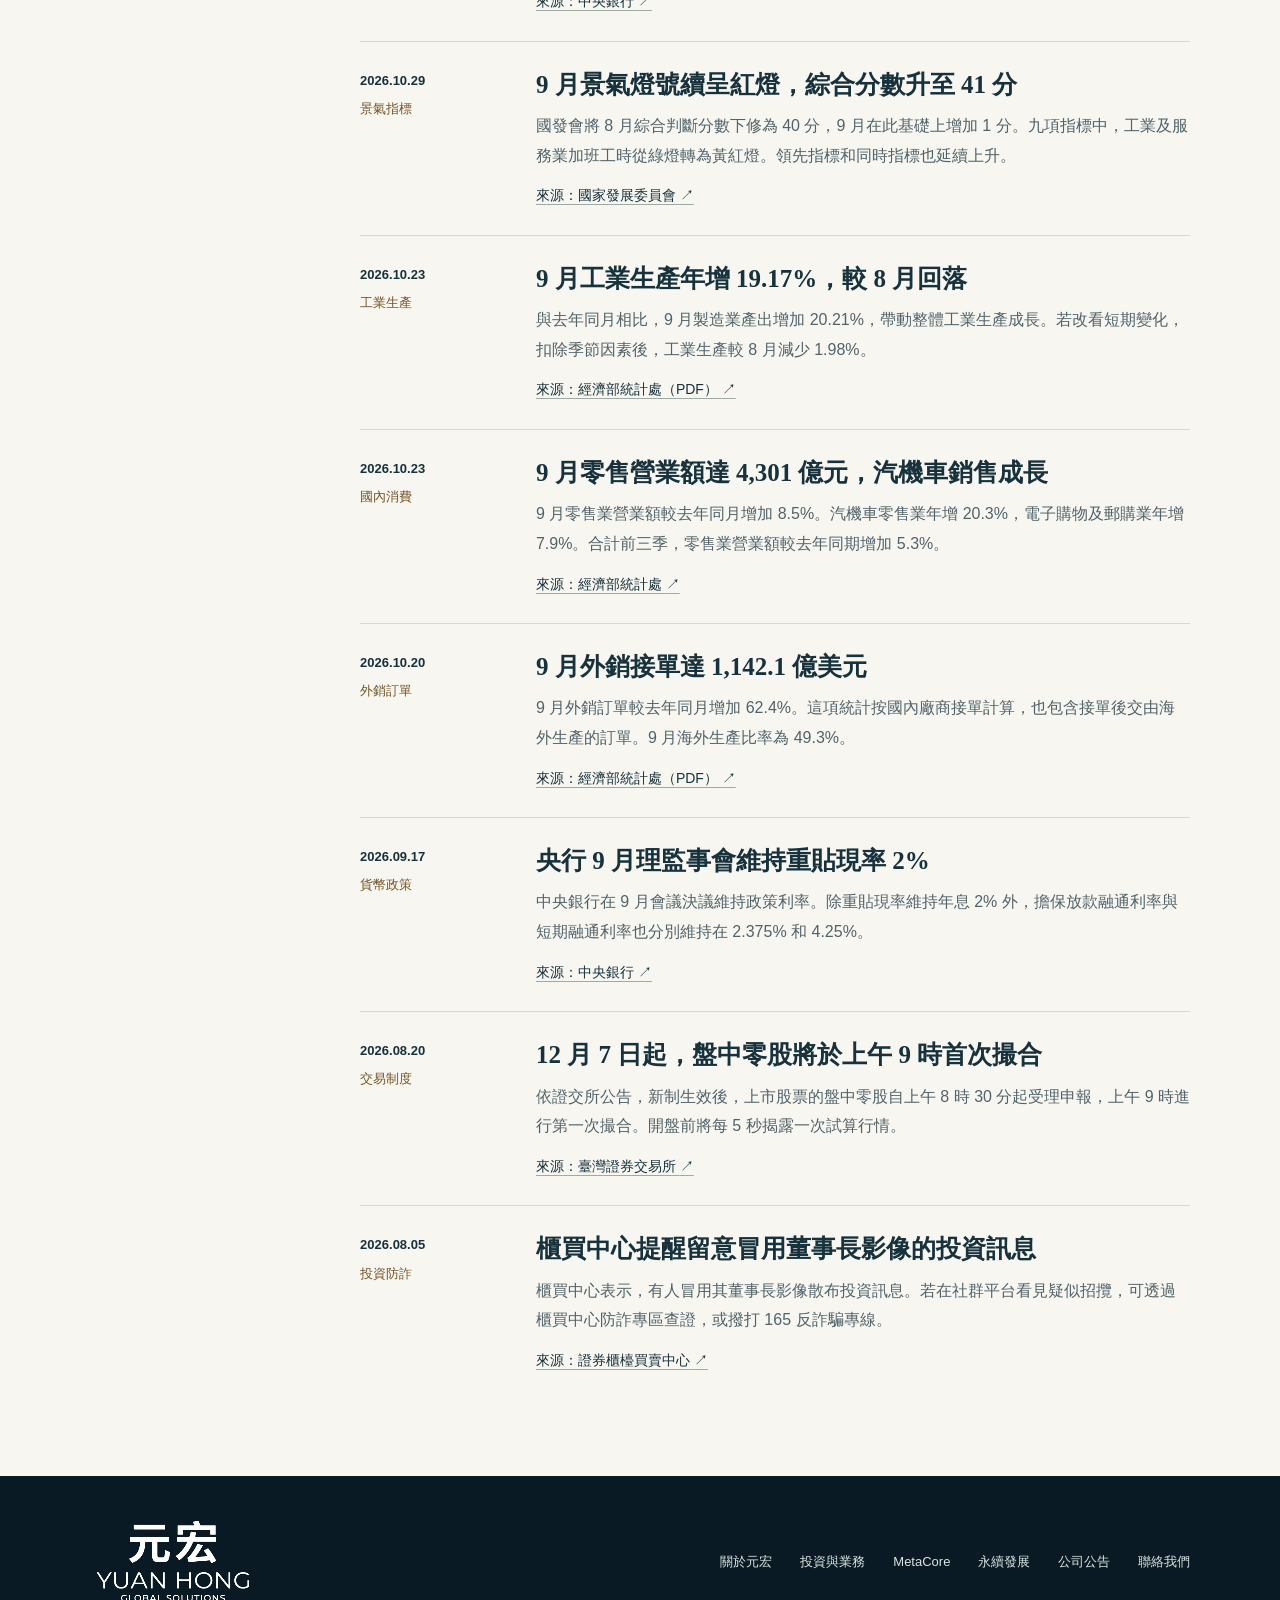
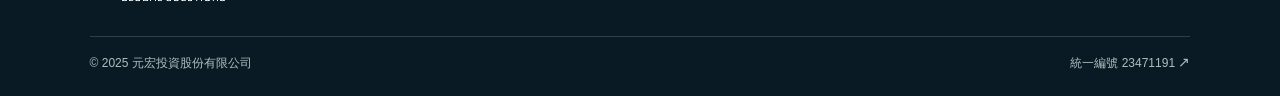
<file: showcase/news.html>
<!doctype html>
<html lang="zh-Hant-TW">
<head>
  <meta charset="utf-8">
  <meta name="viewport" content="width=device-width, initial-scale=1">
  <meta name="theme-color" content="#091a25">
  <meta name="description" content="元宏投資股份有限公司公告與臺灣市場資訊，涵蓋金融、產業統計與投資人消息。">
  <title>公司公告｜元宏投資股份有限公司</title>
  <link rel="canonical" href="https://yuanhong-inv.tw/news.html">
  <link rel="icon" href="assets/brand.png" type="image/png">
  <link rel="stylesheet" href="assets/style.css">
  <link rel="stylesheet" href="assets/product.css">
  <link rel="stylesheet" href="assets/news.css">
  <script src="assets/site.js" defer></script>
</head>
<body><a class="skip" href="#main">跳至主要內容</a>
<header class="mast"><div class="wrap mast-inner">
  <a class="brand" href="index.html" aria-label="元宏投資股份首頁"><img class="brand-lockup" src="assets/yuanhong-global-solutions.png" width="642" height="350" alt="元宏 · YUAN HONG · GLOBAL SOLUTIONS"></a>
  <button type="button" class="menu-toggle" aria-expanded="false" aria-controls="main-nav"><span class="menu-icon" aria-hidden="true"></span><span class="menu-label">選單</span></button>
  <nav class="nav" id="main-nav" aria-label="主要導覽"><a class="nav-link" href="index.html">首頁</a>
<a class="nav-link" href="about.html">關於元宏</a>
<a class="nav-link" href="business.html">投資與業務</a>
<a class="nav-link" href="metacore.html">MetaCore</a>
<a class="nav-link" href="sustainability.html">永續發展</a>
<a class="nav-link" href="news.html" aria-current="page">公司公告</a>
<a class="nav-link nav-cta" href="contact.html">聯絡我們<span class="arrow" aria-hidden="true">↗</span></a></nav>
</div></header>
<main id="main">
  <section class="news-hero" aria-labelledby="news-title">
    <div class="wrap news-hero-inner">
      <div class="news-heading"><div class="eyebrow" lang="en">NEWSROOM</div><h1 id="news-title">公司公告</h1>
        <p>元宏最新消息與臺灣金融市場動態</p>
      </div>
      <img src="assets/architecture.webp" width="1536" height="1024" alt="">
    </div>
  </section>
  <div class="wrap news-layout">
    <nav class="news-index" aria-label="公告分類"><a href="#company">公司消息 <span aria-hidden="true">↘</span></a><a href="#market">市場資訊 <span aria-hidden="true">↘</span></a></nav>
    <div class="news-sections">
      <section id="company" aria-labelledby="company-title">
        <h2 id="company-title">公司消息</h2>
        <article class="bulletin">
          <div class="bulletin-meta"><time datetime="2025-02-07">2025.02.07</time><span>網站公告</span></div>
          <div class="bulletin-copy">
            <h3>元宏投資股份有限公司官網上線</h3>
            <p>訪客可於官網查閱公司基本資料、登記業務與聯絡方式。如有公司事務或商務合作提案，歡迎在線上表單留下訊息與回覆信箱。</p>
            <a class="bulletin-source" href="contact.html#inquiry">前往聯絡表單 <span aria-hidden="true">→</span></a>
          </div>
        </article>
      </section>
      <section id="market" aria-labelledby="market-title">
        <h2 id="market-title">市場資訊</h2>
        <p class="news-legend">依原發布日期排列，點選來源可查閱原文。</p>
      <article class="bulletin">
        <div class="bulletin-meta"><time datetime="2026-11-11">2026.11.11</time><span>財政稅收</span></div>
        <div class="bulletin-copy">
          <h3>前十月全國稅收突破 4 兆元，證交稅增額居首</h3>
          <p>財政部初步統計，今年 1 至 10 月全國賦稅實徵淨額為新臺幣 4 兆 1,383 億元，比去年同期增加 25.8%。其中證券交易稅增加 3,297 億元，是各稅目中增額最大的一項。</p>
          <a class="bulletin-source" href="https://www.mof.gov.tw/singlehtml/384fb3077bb349ea973e7fc6f13b6974?cntId=61896b390683430b82d977306d98f296">來源：財政部 <span aria-hidden="true">↗</span></a>
        </div>
      </article>
      <article class="bulletin">
        <div class="bulletin-meta"><time datetime="2026-11-09">2026.11.09</time><span>對外貿易</span></div>
        <div class="bulletin-copy">
          <h3>10 月出口與進口金額雙創單月新高</h3>
          <p>以美元計價，臺灣 10 月出口為 967.6 億美元，較去年同月增加 58.9%。進口為 688.9 億美元，年增 75.1%。財政部的海關初步統計亦提供按貨品及貿易對象拆分的數據。</p>
          <a class="bulletin-source" href="https://www.mof.gov.tw/singlehtml/384fb3077bb349ea973e7fc6f13b6974?cntId=f9fc5a222a1148e6b642c711a7b507fb">來源：財政部 <span aria-hidden="true">↗</span></a>
        </div>
      </article>
      <article class="bulletin">
        <div class="bulletin-meta"><time datetime="2026-11-05">2026.11.05</time><span>物價</span></div>
        <div class="bulletin-copy">
          <h3>10 月消費者物價年增 2.33%</h3>
          <p>10 月消費者物價指數較 9 月上升 0.06%，較去年同月上升 2.33%。拉長到今年前十個月，平均物價比去年同期高 1.98%。</p>
          <a class="bulletin-source" href="https://ws.dgbas.gov.tw/001/Upload/463/relfile/10980/236836/newstotal11510.pdf">來源：行政院主計總處（PDF） <span aria-hidden="true">↗</span></a>
        </div>
      </article>
      <article class="bulletin">
        <div class="bulletin-meta"><time datetime="2026-11-05">2026.11.05</time><span>外匯</span></div>
        <div class="bulletin-copy">
          <h3>10 月底外匯存底為 5,964.37 億美元</h3>
          <p>與 9 月底相比，臺灣外匯存底減少 43.08 億美元。央行列出的變動因素包括外匯存底投資收益、主要貨幣對美元的匯率變化，以及央行進場調節。</p>
          <a class="bulletin-source" href="https://www.cbc.gov.tw/tw/cp-302-194150-5dd50-1.html">來源：中央銀行 <span aria-hidden="true">↗</span></a>
        </div>
      </article>
      <article class="bulletin">
        <div class="bulletin-meta"><time datetime="2026-10-29">2026.10.29</time><span>景氣指標</span></div>
        <div class="bulletin-copy">
          <h3>9 月景氣燈號續呈紅燈，綜合分數升至 41 分</h3>
          <p>國發會將 8 月綜合判斷分數下修為 40 分，9 月在此基礎上增加 1 分。九項指標中，工業及服務業加班工時從綠燈轉為黃紅燈。領先指標和同時指標也延續上升。</p>
          <a class="bulletin-source" href="https://www.ndc.gov.tw/nc_332_40618">來源：國家發展委員會 <span aria-hidden="true">↗</span></a>
        </div>
      </article>
      <article class="bulletin">
        <div class="bulletin-meta"><time datetime="2026-10-23">2026.10.23</time><span>工業生產</span></div>
        <div class="bulletin-copy">
          <h3>9 月工業生產年增 19.17%，較 8 月回落</h3>
          <p>與去年同月相比，9 月製造業產出增加 20.21%，帶動整體工業生產成長。若改看短期變化，扣除季節因素後，工業生產較 8 月減少 1.98%。</p>
          <a class="bulletin-source" href="https://www.moea.gov.tw/MNS/populace/news/wHandNews_File.ashx?file_id=128431">來源：經濟部統計處（PDF） <span aria-hidden="true">↗</span></a>
        </div>
      </article>
      <article class="bulletin">
        <div class="bulletin-meta"><time datetime="2026-10-23">2026.10.23</time><span>國內消費</span></div>
        <div class="bulletin-copy">
          <h3>9 月零售營業額達 4,301 億元，汽機車銷售成長</h3>
          <p>9 月零售業營業額較去年同月增加 8.5%。汽機車零售業年增 20.3%，電子購物及郵購業年增 7.9%。合計前三季，零售業營業額較去年同期增加 5.3%。</p>
          <a class="bulletin-source" href="https://www.moea.gov.tw/mns/Populace/news/News.aspx?kind=1&amp;menu_id=40&amp;news_id=124344">來源：經濟部統計處 <span aria-hidden="true">↗</span></a>
        </div>
      </article>
      <article class="bulletin">
        <div class="bulletin-meta"><time datetime="2026-10-20">2026.10.20</time><span>外銷訂單</span></div>
        <div class="bulletin-copy">
          <h3>9 月外銷接單達 1,142.1 億美元</h3>
          <p>9 月外銷訂單較去年同月增加 62.4%。這項統計按國內廠商接單計算，也包含接單後交由海外生產的訂單。9 月海外生產比率為 49.3%。</p>
          <a class="bulletin-source" href="https://www.moea.gov.tw/mns/populace/news/wHandNews_File.ashx?file_id=128238">來源：經濟部統計處（PDF） <span aria-hidden="true">↗</span></a>
        </div>
      </article>
      <article class="bulletin">
        <div class="bulletin-meta"><time datetime="2026-09-17">2026.09.17</time><span>貨幣政策</span></div>
        <div class="bulletin-copy">
          <h3>央行 9 月理監事會維持重貼現率 2%</h3>
          <p>中央銀行在 9 月會議決議維持政策利率。除重貼現率維持年息 2% 外，擔保放款融通利率與短期融通利率也分別維持在 2.375% 和 4.25%。</p>
          <a class="bulletin-source" href="https://www.cbc.gov.tw/tw/cp-357-192864-4319f-1.html">來源：中央銀行 <span aria-hidden="true">↗</span></a>
        </div>
      </article>
      <article class="bulletin">
        <div class="bulletin-meta"><time datetime="2026-08-20">2026.08.20</time><span>交易制度</span></div>
        <div class="bulletin-copy">
          <h3>12 月 7 日起，盤中零股將於上午 9 時首次撮合</h3>
          <p>依證交所公告，新制生效後，上市股票的盤中零股自上午 8 時 30 分起受理申報，上午 9 時進行第一次撮合。開盤前將每 5 秒揭露一次試算行情。</p>
          <a class="bulletin-source" href="https://twse-regulation.twse.com.tw/tw/int/DAT01.aspx?FLCODE=FE399225">來源：臺灣證券交易所 <span aria-hidden="true">↗</span></a>
        </div>
      </article>
      <article class="bulletin">
        <div class="bulletin-meta"><time datetime="2026-08-05">2026.08.05</time><span>投資防詐</span></div>
        <div class="bulletin-copy">
          <h3>櫃買中心提醒留意冒用董事長影像的投資訊息</h3>
          <p>櫃買中心表示，有人冒用其董事長影像散布投資訊息。若在社群平台看見疑似招攬，可透過櫃買中心防詐專區查證，或撥打 165 反詐騙專線。</p>
          <a class="bulletin-source" href="https://antifraud.tpex.org.tw/">來源：證券櫃檯買賣中心 <span aria-hidden="true">↗</span></a>
        </div>
      </article>
      </section>
    </div>
  </div>
</main>
<footer class="footer"><div class="wrap">
  <div class="footer-top"><a class="brand" href="index.html" aria-label="元宏投資股份首頁"><img class="brand-lockup" src="assets/yuanhong-global-solutions.png" width="642" height="350" alt="元宏 · YUAN HONG · GLOBAL SOLUTIONS"></a><nav class="foot-nav" aria-label="頁尾導覽"><a href="about.html">關於元宏</a><a href="business.html">投資與業務</a><a href="metacore.html">MetaCore</a><a href="sustainability.html">永續發展</a><a href="news.html">公司公告</a><a href="contact.html">聯絡我們</a></nav></div>
  <div class="foot-base"><span>© 2025 元宏投資股份有限公司</span><a href="https://findbiz.nat.gov.tw/fts/company/23471191" target="_blank" rel="noopener noreferrer">統一編號 23471191 <span class="arrow" aria-hidden="true">↗</span></a></div>
</div></footer></body>
</html>
</file>
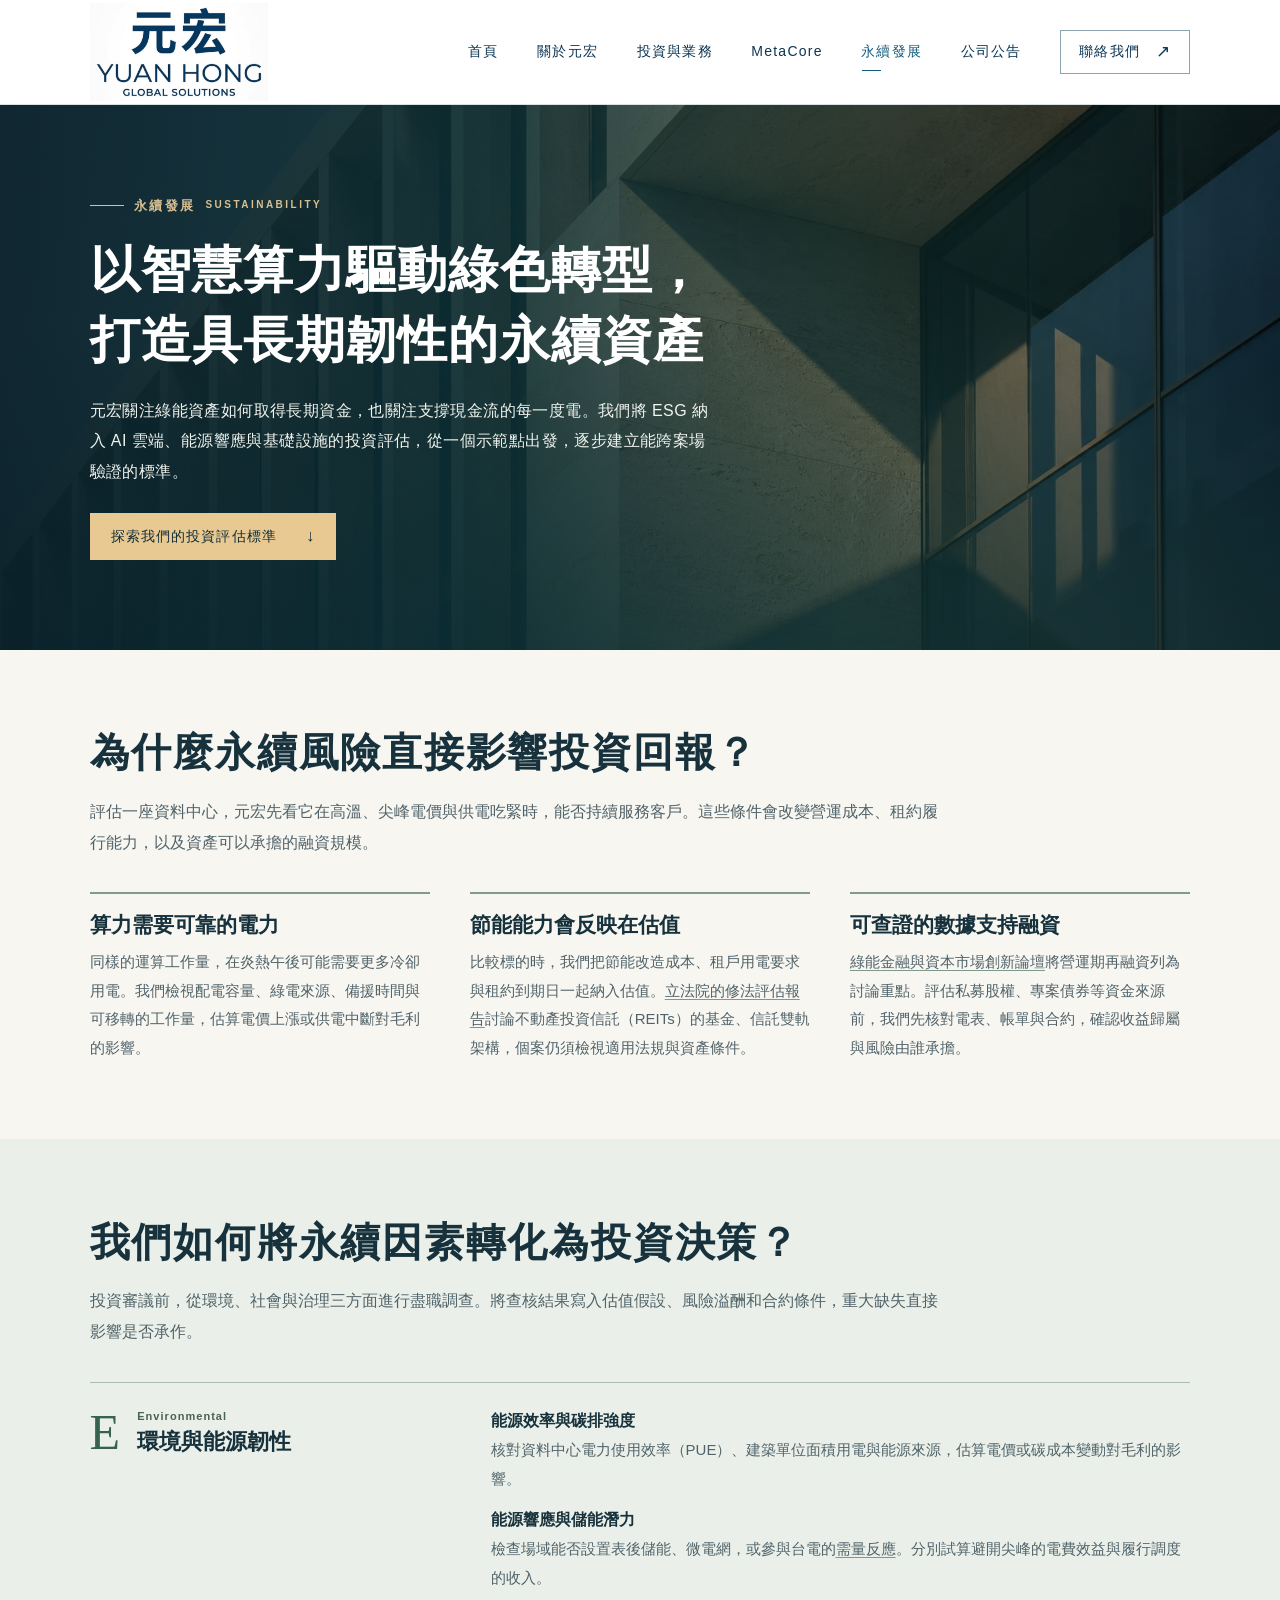
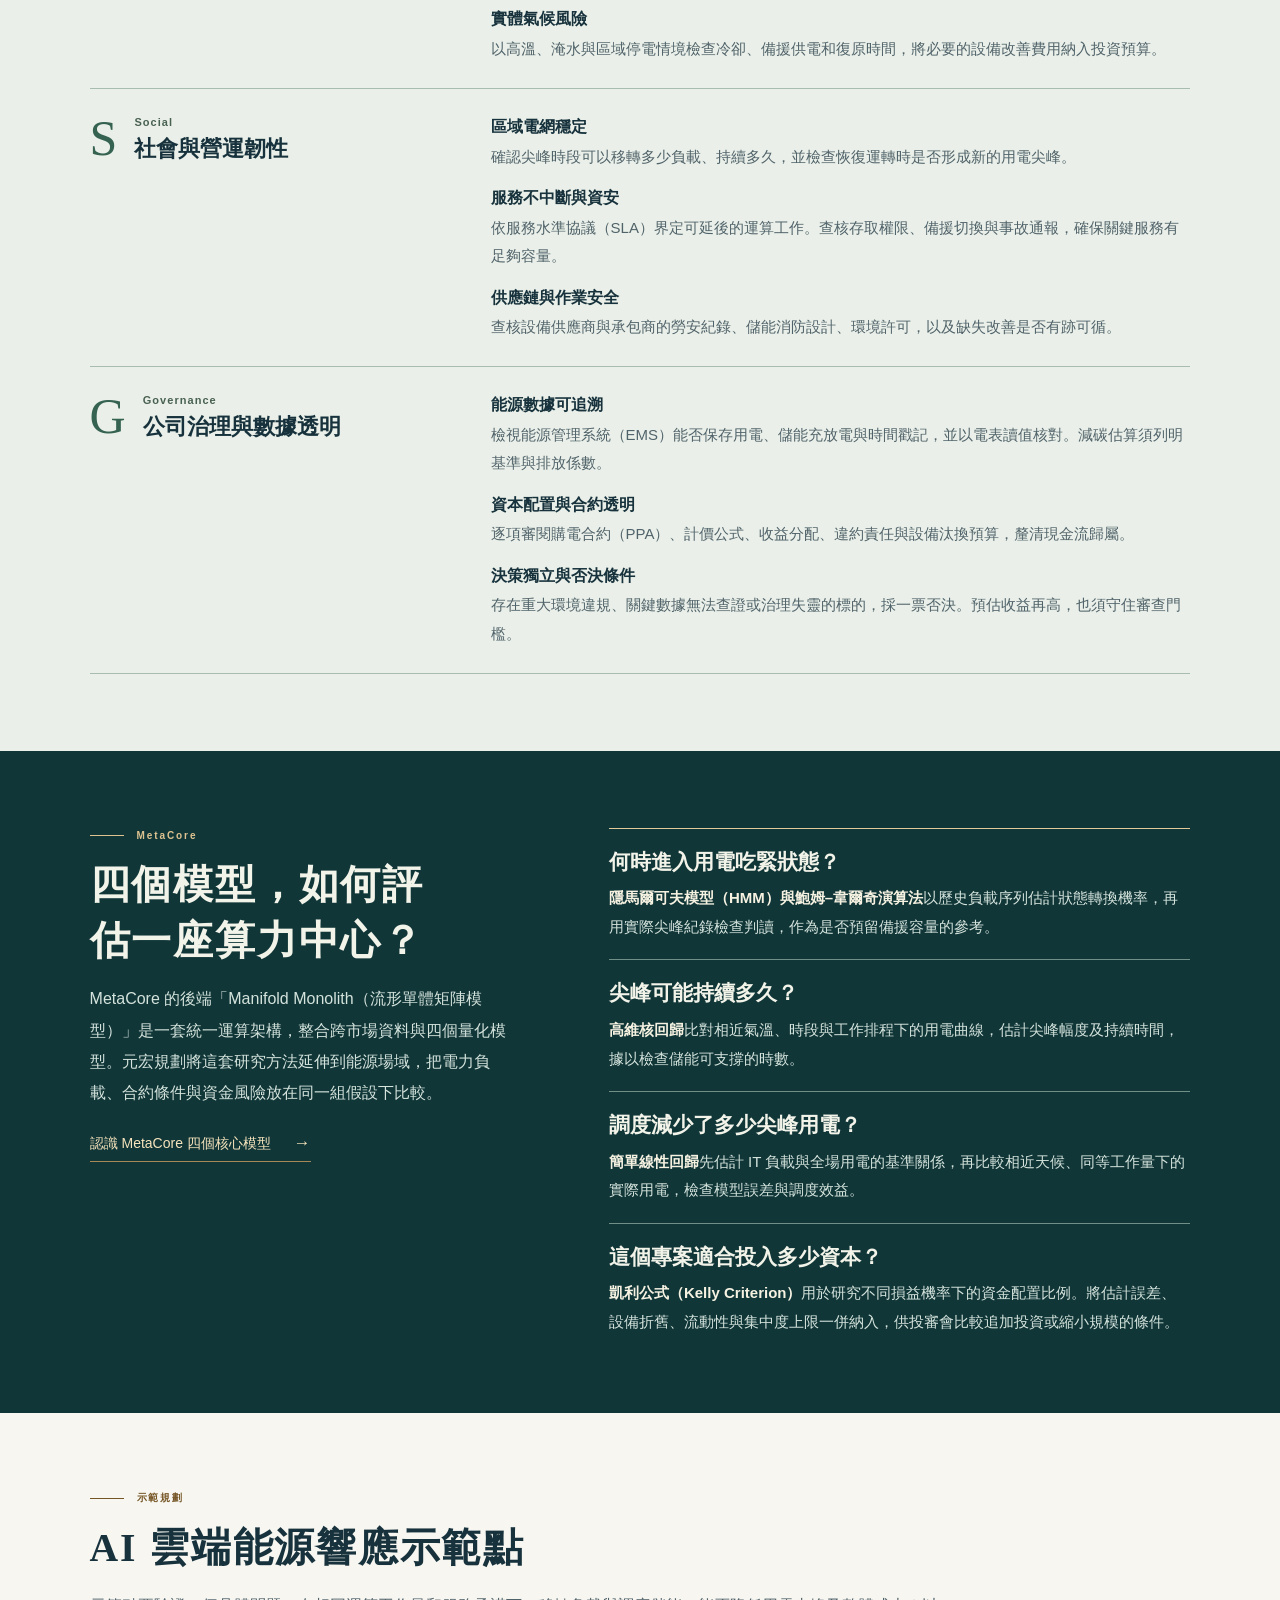
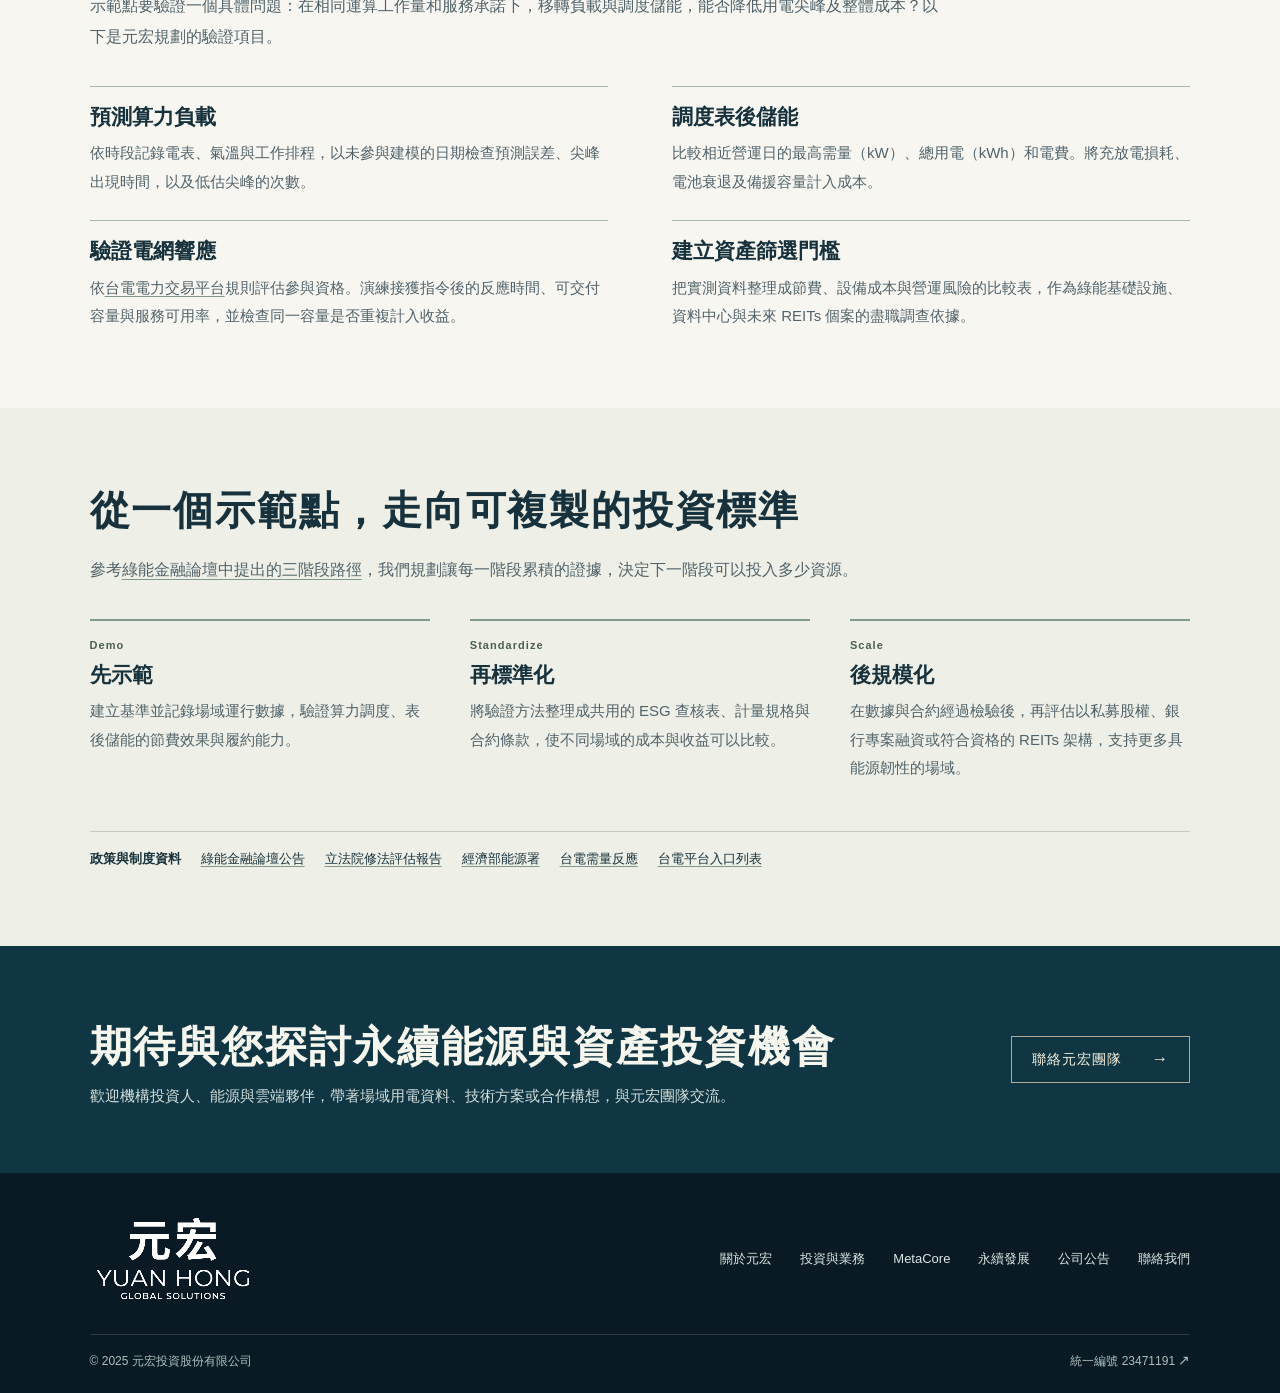
<file: showcase/sustainability.html>
<!doctype html>
<html lang="zh-Hant-TW">
<head>
  <meta charset="utf-8">
  <meta name="viewport" content="width=device-width, initial-scale=1">
  <meta name="theme-color" content="#091a25">
  <meta name="description" content="認識元宏的 ESG 投資評估標準、MetaCore 四個量化模型的能源應用規劃，以及 AI 雲端能源響應示範點的驗證方法。">
  <title>永續發展｜元宏投資股份有限公司</title>
  <link rel="canonical" href="https://yuanhong-inv.tw/sustainability.html">
  <link rel="icon" href="assets/brand.png" type="image/png">
  <link rel="stylesheet" href="assets/style.css">
  <link rel="stylesheet" href="assets/product.css">
  <link rel="stylesheet" href="assets/sustainability.css">
  <script src="assets/site.js" defer></script>
</head>
<body><a class="skip" href="#main">跳至主要內容</a>
<header class="mast"><div class="wrap mast-inner">
  <a class="brand" href="index.html" aria-label="元宏投資股份首頁"><img class="brand-lockup" src="assets/yuanhong-global-solutions.png" width="642" height="350" alt="元宏 · YUAN HONG · GLOBAL SOLUTIONS"></a>
  <button type="button" class="menu-toggle" aria-expanded="false" aria-controls="main-nav"><span class="menu-icon" aria-hidden="true"></span><span class="menu-label">選單</span></button>
  <nav class="nav" id="main-nav" aria-label="主要導覽"><a class="nav-link" href="index.html">首頁</a>
<a class="nav-link" href="about.html">關於元宏</a>
<a class="nav-link" href="business.html">投資與業務</a>
<a class="nav-link" href="metacore.html">MetaCore</a>
<a class="nav-link" href="sustainability.html" aria-current="page">永續發展</a>
<a class="nav-link" href="news.html">公司公告</a>
<a class="nav-link nav-cta" href="contact.html">聯絡我們<span class="arrow" aria-hidden="true">↗</span></a></nav>
</div></header>
<main id="main">
  <section class="inner-hero esg-hero" aria-labelledby="sustainability-title">
    <img class="scenery" src="assets/architecture.webp" alt="" fetchpriority="high">
    <div class="wrap">
      <div class="eyebrow">永續發展 <span lang="en">SUSTAINABILITY</span></div>
      <h1 id="sustainability-title"><span>以智慧算力驅動綠色轉型，</span><span>打造具長期韌性的永續資產</span></h1>
      <p>元宏關注綠能資產如何取得長期資金，也關注支撐現金流的每一度電。我們將 ESG 納入 AI 雲端、能源響應與基礎設施的投資評估，從一個示範點出發，逐步建立能跨案場驗證的標準。</p>
      <a class="cta gold-btn" href="#esg-framework">探索我們的投資評估標準 <span class="arrow" aria-hidden="true">↓</span></a>
    </div>
  </section>

  <section class="section esg-section" aria-labelledby="risk-title">
    <div class="wrap">
      <h2 id="risk-title">為什麼永續風險直接影響投資回報？</h2>
      <p class="esg-intro">評估一座資料中心，元宏先看它在高溫、尖峰電價與供電吃緊時，能否持續服務客戶。這些條件會改變營運成本、租約履行能力，以及資產可以承擔的融資規模。</p>
      <div class="esg-columns">
        <article><h3>算力需要可靠的電力</h3><p>同樣的運算工作量，在炎熱午後可能需要更多冷卻用電。我們檢視配電容量、綠電來源、備援時間與可移轉的工作量，估算電價上漲或供電中斷對毛利的影響。</p></article>
        <article><h3>節能能力會反映在估值</h3><p>比較標的時，我們把節能改造成本、租戶用電要求與租約到期日一起納入估值。<a href="https://www.ly.gov.tw/Pages/Detail.aspx?nodeid=6588&amp;pid=238727">立法院的修法評估報告</a>討論不動產投資信託（REITs）的基金、信託雙軌架構，個案仍須檢視適用法規與資產條件。</p></article>
        <article><h3>可查證的數據支持融資</h3><p><a href="https://service.moea.gov.tw/EE514/tw/geipc/133-8255.html">綠能金融與資本市場創新論壇</a>將營運期再融資列為討論重點。評估私募股權、專案債券等資金來源前，我們先核對電表、帳單與合約，確認收益歸屬與風險由誰承擔。</p></article>
      </div>
    </div>
  </section>

  <section class="section esg-section esg-framework" id="esg-framework" aria-labelledby="framework-title" tabindex="-1">
    <div class="wrap">
      <h2 id="framework-title">我們如何將永續因素轉化為投資決策？</h2>
      <p class="esg-intro">投資審議前，從環境、社會與治理三方面進行盡職調查。將查核結果寫入估值假設、風險溢酬和合約條件，重大缺失直接影響是否承作。</p>
      <div class="esg-factor">
        <div class="esg-factor-name"><span aria-hidden="true">E</span><div><small lang="en">Environmental</small><h3>環境與能源韌性</h3></div></div>
        <dl class="esg-checks">
          <div><dt>能源效率與碳排強度</dt><dd>核對資料中心電力使用效率（PUE）、建築單位面積用電與能源來源，估算電價或碳成本變動對毛利的影響。</dd></div>
          <div><dt>能源響應與儲能潛力</dt><dd>檢查場域能否設置表後儲能、微電網，或參與台電的<a href="https://service.taipower.com.tw/csr/esg/services/smart-electricity-service">需量反應</a>。分別試算避開尖峰的電費效益與履行調度的收入。</dd></div>
          <div><dt>實體氣候風險</dt><dd>以高溫、淹水與區域停電情境檢查冷卻、備援供電和復原時間，將必要的設備改善費用納入投資預算。</dd></div>
        </dl>
      </div>
      <div class="esg-factor">
        <div class="esg-factor-name"><span aria-hidden="true">S</span><div><small lang="en">Social</small><h3>社會與營運韌性</h3></div></div>
        <dl class="esg-checks">
          <div><dt>區域電網穩定</dt><dd>確認尖峰時段可以移轉多少負載、持續多久，並檢查恢復運轉時是否形成新的用電尖峰。</dd></div>
          <div><dt>服務不中斷與資安</dt><dd>依服務水準協議（SLA）界定可延後的運算工作。查核存取權限、備援切換與事故通報，確保關鍵服務有足夠容量。</dd></div>
          <div><dt>供應鏈與作業安全</dt><dd>查核設備供應商與承包商的勞安紀錄、儲能消防設計、環境許可，以及缺失改善是否有跡可循。</dd></div>
        </dl>
      </div>
      <div class="esg-factor">
        <div class="esg-factor-name"><span aria-hidden="true">G</span><div><small lang="en">Governance</small><h3>公司治理與數據透明</h3></div></div>
        <dl class="esg-checks">
          <div><dt>能源數據可追溯</dt><dd>檢視能源管理系統（EMS）能否保存用電、儲能充放電與時間戳記，並以電表讀值核對。減碳估算須列明基準與排放係數。</dd></div>
          <div><dt>資本配置與合約透明</dt><dd>逐項審閱購電合約（PPA）、計價公式、收益分配、違約責任與設備汰換預算，釐清現金流歸屬。</dd></div>
          <div><dt>決策獨立與否決條件</dt><dd>存在重大環境違規、關鍵數據無法查證或治理失靈的標的，採一票否決。預估收益再高，也須守住審查門檻。</dd></div>
        </dl>
      </div>
    </div>
  </section>

  <section class="section esg-section esg-research" id="esg-models" aria-labelledby="research-title">
    <div class="wrap esg-split">
      <div><div class="kicker" lang="en">MetaCore</div><h2 id="research-title">四個模型，如何評估一座算力中心？</h2>
        <p class="esg-intro">MetaCore 的後端「Manifold Monolith（流形單體矩陣模型）」是一套統一運算架構，整合跨市場資料與四個量化模型。元宏規劃將這套研究方法延伸到能源場域，把電力負載、合約條件與資金風險放在同一組假設下比較。</p>
        <a class="text-link" href="metacore.html#models">認識 MetaCore 四個核心模型 <span class="arrow" aria-hidden="true">→</span></a>
      </div>
      <dl class="esg-model-list">
        <div><dt>何時進入用電吃緊狀態？</dt><dd><strong>隱馬爾可夫模型（HMM）與鮑姆–韋爾奇演算法</strong>以歷史負載序列估計狀態轉換機率，再用實際尖峰紀錄檢查判讀，作為是否預留備援容量的參考。</dd></div>
        <div><dt>尖峰可能持續多久？</dt><dd><strong>高維核回歸</strong>比對相近氣溫、時段與工作排程下的用電曲線，估計尖峰幅度及持續時間，據以檢查儲能可支撐的時數。</dd></div>
        <div><dt>調度減少了多少尖峰用電？</dt><dd><strong>簡單線性回歸</strong>先估計 IT 負載與全場用電的基準關係，再比較相近天候、同等工作量下的實際用電，檢查模型誤差與調度效益。</dd></div>
        <div><dt>這個專案適合投入多少資本？</dt><dd><strong>凱利公式（Kelly Criterion）</strong>用於研究不同損益機率下的資金配置比例。將估計誤差、設備折舊、流動性與集中度上限一併納入，供投審會比較追加投資或縮小規模的條件。</dd></div>
      </dl>
    </div>
  </section>

  <section class="section esg-section" id="energy-pilot" aria-labelledby="pilot-title">
    <div class="wrap">
      <div class="kicker">示範規劃</div><h2 id="pilot-title">AI 雲端能源響應示範點</h2>
      <p class="esg-intro">示範點要驗證一個具體問題：在相同運算工作量和服務承諾下，移轉負載與調度儲能，能否降低用電尖峰及整體成本？以下是元宏規劃的驗證項目。</p>
      <dl class="esg-pilot-grid">
        <div><dt>預測算力負載</dt><dd>依時段記錄電表、氣溫與工作排程，以未參與建模的日期檢查預測誤差、尖峰出現時間，以及低估尖峰的次數。</dd></div>
        <div><dt>調度表後儲能</dt><dd>比較相近營運日的最高需量（kW）、總用電（kWh）和電費。將充放電損耗、電池衰退及備援容量計入成本。</dd></div>
        <div><dt>驗證電網響應</dt><dd>依<a href="https://etp.taipower.com.tw/">台電電力交易平台</a>規則評估參與資格。演練接獲指令後的反應時間、可交付容量與服務可用率，並檢查同一容量是否重複計入收益。</dd></div>
        <div><dt>建立資產篩選門檻</dt><dd>把實測資料整理成節費、設備成本與營運風險的比較表，作為綠能基礎設施、資料中心與未來 REITs 個案的盡職調查依據。</dd></div>
      </dl>
    </div>
  </section>

  <section class="section esg-section esg-road" aria-labelledby="road-title">
    <div class="wrap">
      <h2 id="road-title">從一個示範點，走向可複製的投資標準</h2>
      <p class="esg-intro">參考<a href="https://www.cna.com.tw/news/afe/202611030327.aspx">綠能金融論壇中提出的三階段路徑</a>，我們規劃讓每一階段累積的證據，決定下一階段可以投入多少資源。</p>
      <ol class="esg-phases">
        <li><small lang="en">Demo</small><h3>先示範</h3><p>建立基準並記錄場域運行數據，驗證算力調度、表後儲能的節費效果與履約能力。</p></li>
        <li><small lang="en">Standardize</small><h3>再標準化</h3><p>將驗證方法整理成共用的 ESG 查核表、計量規格與合約條款，使不同場域的成本與收益可以比較。</p></li>
        <li><small lang="en">Scale</small><h3>後規模化</h3><p>在數據與合約經過檢驗後，再評估以私募股權、銀行專案融資或符合資格的 REITs 架構，支持更多具能源韌性的場域。</p></li>
      </ol>
      <div class="esg-sources"><span>政策與制度資料</span>
        <a href="https://service.moea.gov.tw/EE514/tw/geipc/133-8255.html">綠能金融論壇公告</a>
        <a href="https://www.ly.gov.tw/Pages/Detail.aspx?nodeid=6588&amp;pid=238727">立法院修法評估報告</a>
        <a href="https://www.moeaea.gov.tw/">經濟部能源署</a>
        <a href="https://service.taipower.com.tw/csr/esg/services/smart-electricity-service">台電需量反應</a>
        <a href="https://service.taipower.com.tw/csr/links">台電平台入口列表</a>
      </div>
    </div>
  </section>

  <section class="banner" aria-labelledby="esg-contact-title"><div class="wrap banner-row">
    <div><h2 id="esg-contact-title">期待與您探討永續能源與資產投資機會</h2><p>歡迎機構投資人、能源與雲端夥伴，帶著場域用電資料、技術方案或合作構想，與元宏團隊交流。</p></div>
    <a class="cta outline-btn" href="contact.html#inquiry">聯絡元宏團隊 <span class="arrow" aria-hidden="true">→</span></a>
  </div></section>
</main>
<footer class="footer"><div class="wrap">
  <div class="footer-top"><a class="brand" href="index.html" aria-label="元宏投資股份首頁"><img class="brand-lockup" src="assets/yuanhong-global-solutions.png" width="642" height="350" alt="元宏 · YUAN HONG · GLOBAL SOLUTIONS"></a><nav class="foot-nav" aria-label="頁尾導覽"><a href="about.html">關於元宏</a><a href="business.html">投資與業務</a><a href="metacore.html">MetaCore</a><a href="sustainability.html">永續發展</a><a href="news.html">公司公告</a><a href="contact.html">聯絡我們</a></nav></div>
  <div class="foot-base"><span>© 2025 元宏投資股份有限公司</span><a href="https://findbiz.nat.gov.tw/fts/company/23471191" target="_blank" rel="noopener noreferrer">統一編號 23471191 <span class="arrow" aria-hidden="true">↗</span></a></div>
</div></footer></body>
</html>
</file>
<file: assets/style.css>
:root {
  --navy: #0a2633;
  --deep: #081f2b;
  --ink: #17323c;
  --muted: #51636a;
  --paper: #f7f6f1;
  --line: #d5d9d3;
  --gold: #e7c78d;
  --gold-ink: #755525;
  --serif: "Noto Serif TC", "Noto Serif CJK TC", "Songti TC", "Noto Serif SC", "PMingLiU", "SimSun", Georgia, serif;
  --sans: "Instrument Sans", "Noto Sans TC", "Microsoft JhengHei", "PingFang TC", Arial, sans-serif;
}
* { box-sizing: border-box; }
html { scroll-behavior: smooth; }
body { margin: 0; color: var(--ink); background: var(--paper); font-family: var(--sans); line-height: 1.65; }
a { color: inherit; text-decoration: none; }
button { font: inherit; color: inherit; cursor: pointer; }
a:focus-visible, button:focus-visible, summary:focus-visible { outline: 3px solid #e7a63c; outline-offset: 5px; }
img { display: block; width: 100%; height: auto; }
p, h1, h2, h3, figure, dl, dd { margin: 0; }
h1, h2, h3 { text-wrap: balance; }
.wrap { width: min(86%, 1256px); margin: 0 auto; }
.skip { position: fixed; top: -100px; z-index: 20; padding: 12px 20px; background: white; }
.skip:focus { top: 5px; left: 5px; }
.mast { position: relative; z-index: 5; color: #f9f9f4; background: var(--deep); border-bottom: 1px solid #ffffff1c; }
.mast-inner { min-height: 83px; display: flex; align-items: center; justify-content: space-between; gap: 24px; }
.brand { display: inline-flex; gap: 13px; align-items: center; flex-shrink: 0; }
.brand-text { display: grid; gap: 1px; }
.brand-name { font-family: var(--serif); font-weight: 700; letter-spacing: .16em; font-size: 23px; line-height: 1.3; }
.brand-en, .eyebrow, .kicker, .tiny-en { font-family: Arial, sans-serif; font-weight: 600; }
.brand-en { font-size: 8px; letter-spacing: .19em; line-height: 1.4; color: #e4d9bd; }
.nav { display: flex; gap: clamp(20px, 3vw, 48px); align-items: center; }
.nav-link { font-size: 14px; letter-spacing: .09em; position: relative; padding: 9px 0; color: #e5ebe9; }
.nav-link:hover, .nav-link[aria-current="page"] { color: var(--gold); }
.nav-link[aria-current="page"]::after { content: ""; position: absolute; bottom: 2px; left: 1px; width: 19px; height: 1px; background: var(--gold); }
.nav-cta { display: inline-flex; align-items: center; gap: 16px; padding: 9px 18px; border: 1px solid #9c997f; }
.nav-cta:hover, .nav-cta[aria-current="page"] { background: #203842; }
.nav-cta[aria-current="page"]::after { display: none; }
.menu-toggle { display: none; }
.arrow { font-family: Arial, sans-serif; font-size: 1.2em; line-height: 1; font-weight: 400; }
.hero { position: relative; isolation: isolate; overflow: hidden; color: white; background: #12313d; }
.hero .scenery, .inner-hero .scenery { position: absolute; z-index: -2; inset: 0; height: 100%; object-fit: cover; object-position: 50% 48%; }
.hero::before,.inner-hero::before { content: ""; position: absolute; z-index: -1; inset: 0; background: linear-gradient(90deg,rgba(1,21,32,.84) 0%,rgba(3,23,31,.51) 33%,rgba(4,23,32,.12) 59%,transparent 85%),linear-gradient(0deg,#061c2766,transparent 29%); }
.hero-inner { display: flex; flex-direction: column; justify-content: center; min-height: clamp(568px, 72svh, 765px); padding-block: 65px 108px; }
.eyebrow,.kicker { display: flex; align-items: center; gap: 13px; font-size: 10px; letter-spacing: .19em; }
.eyebrow { color: var(--gold); }
.eyebrow::before,.kicker::before { content:""; display:inline-block; width: 34px; height: 1px; background:currentColor; }
.hero h1 { font-family: var(--serif); font-weight: 600; font-size: clamp(62px, 5.9vw, 98px); line-height: 1.25; letter-spacing: .045em; margin: 20px 0 15px; }
.hero h1 span { display: block; }
.hero .subtitle { color: #e7eeeb; font-size: clamp(15px,1.3vw,20px); letter-spacing: .22em; }
.cta { display: inline-flex; align-items: center; justify-content: space-between; gap: 29px; min-height: 46px; padding: 11px 20px; font-size: 14px; letter-spacing: .08em; transition: background .2s,color .2s; }
.gold-btn { background: #e7c991; color: #142f38; border: 1px solid transparent; }
.gold-btn:hover { background: #f3deb6; }
.hero .cta { align-self: flex-start; margin-top: 30px; }
.hero-base { position: absolute; bottom: 22px; left: 0; right: 0; }
.scroll-link { display: inline-flex; align-items: center; gap: 11px; padding: 5px 0; font-size: 11px; letter-spacing: .15em; }
.scroll-link i { width: 17px; height: 25px; border:1px solid #ffffff82; border-radius: 12px; display: grid; place-items: center; font-style: normal; font-size: 12px; }
.facts { background: #efefe8; border-bottom: 1px solid var(--line); }
.facts-grid { display: grid; grid-template-columns: 1.05fr 1fr 1.1fr 1fr; align-items: center; padding-block: 28px; }
.kicker { color: var(--gold-ink); }
.facts-intro .kicker { font-size: 9px; letter-spacing: .15em; }
.facts-intro .kicker::before { display: none; }
.facts-intro h2 { font-family: var(--serif); font-size: 24px; font-weight: 600; letter-spacing: .08em; margin-top: 2px; }
.fact { padding-left: clamp(20px,3.8vw,64px); border-left:1px solid #c8d0c9; }
.fact dt { color: var(--muted); font-size: 12px; letter-spacing: .065em; line-height: 1.5; }
.fact dd { font-family: var(--serif); font-size: clamp(27px,2.6vw,40px); line-height: 1.25; margin-bottom: 4px; }
.fact .num { font-family: Georgia, 'Times New Roman', serif; font-weight: 400; font-variant-numeric: lining-nums; }
.fact small { font-family: var(--sans); font-size: .36em; margin-left: .45em; }
.section { padding-block: clamp(58px,7.6vw,118px); }
.split { display: grid; grid-template-columns: 1fr 1.02fr; align-items: center; gap: clamp(45px,7.5vw,122px); }
.section h2, .banner h2 { font: 600 clamp(31px,3.25vw,53px)/1.4 var(--serif); letter-spacing: .045em; margin: 13px 0 19px; }
.body-copy { line-height: 1.95; color: var(--muted); font-size: 16px; max-width: 46em; }
.text-link { width: fit-content; color: var(--ink); display: inline-flex; align-items: center; gap: 23px; font-size: 14px; margin-top: 24px; padding-bottom: 6px; border-bottom: 1px solid #a68756; }
.text-link:hover { color: var(--gold-ink); }
.arch { aspect-ratio: 1.55; object-fit: cover; }
.banner { color: #f5f7ef; background: #103643; padding-block: clamp(42px,5vw,75px); }
.banner-row { display: flex; align-items: center; justify-content: space-between; gap: 30px; }
.banner h2 { margin: 8px 0; }
.banner p { color: #d1dfdc; font-size: 15px; }
.outline-btn { color: #f7f2df; border:1px solid #b0ac97; flex-shrink: 0; }
.outline-btn:hover { color: var(--deep); background: #e7d5b4; }
.footer { background: var(--deep); color: #dbe5e1; font-size: 13px; padding: 40px 0 22px; }
.footer-top, .foot-base { display: flex; align-items: center; justify-content: space-between; gap: 20px; }
.footer .brand { gap: 10px; }
.footer .brand-name { font-size: 18px; }

.foot-nav { display: flex; flex-wrap: wrap; gap: 16px 28px; }
.foot-nav a:hover,.foot-base a:hover { color: var(--gold); }
.foot-base { border-top: 1px solid #ffffff28; margin-top: 30px; padding-top: 17px; color: #aebfbe; font-size: 12px; }
.inner-hero { position: relative; isolation: isolate; overflow: hidden; background: var(--navy); color: white; }
.inner-hero .wrap { min-height: clamp(265px,32vw,390px); display: flex; flex-direction: column; justify-content: center; padding: 48px 0; }
.inner-hero h1 { font: 600 clamp(40px,5vw,78px)/1.32 var(--serif); letter-spacing: .08em; margin: 14px 0 9px; }
.inner-hero p { color: #e1eae8; font-size: 15px; letter-spacing: .06em; }
.inner-hero.arch-head .scenery { object-position: 50% 42%; }
.inner-hero.arch-head::before { background: linear-gradient(90deg,#061e2be8 0%,#0a2435be 38%,#0a283e2e 86%); }
.inner-hero.contact-head .scenery { object-position: 42% 70%; }
.inner-hero.business-head .scenery { object-position: 65% 82%; }
.content-split { display: grid; grid-template-columns: minmax(240px,.85fr) minmax(0,1.4fr); gap: clamp(40px,7vw,110px); }
.content-split h2 { margin-bottom: 14px; }
.details { border-top: 2px solid #34515a; }
.detail { display: grid; grid-template-columns: minmax(100px, .7fr) minmax(0,1.5fr); column-gap: 14px; padding: 18px 0; border-bottom: 1px solid var(--line); font-size: 15px; }
.detail dt { color: #576a6f; }
.detail dd { font-weight: 600; }
.soft-section { background: #eaeee8; }
.article h3 { font: 600 24px/1.45 var(--serif); margin-bottom: 9px; }
.article + .article { margin-top: 30px; padding-top: 26px; border-top: 1px solid var(--line); }
.contact-panel { background:#fffef9; border:1px solid var(--line); padding: clamp(22px,4vw,54px); }
.contact-panel h3 { font: 600 clamp(24px,2.65vw,40px)/1.4 var(--serif); margin: 10px 0 12px; }
.contact-panel address { font-style: normal; font-size: 17px; line-height: 1.8; }
.contact-actions { display: flex; flex-wrap: wrap; align-items:center; gap: 9px 24px; margin-top: 20px; }
.contact-actions .text-link { margin: 0; }
.copy { border: 1px solid #8a9c9d; background: transparent; min-height: 40px; padding: 7px 14px; font-size:14px; }
.copy:hover { background: #edf1eb; }
.status { color:#466754; font-size: 13px; }
@media(max-width:780px) {
 .wrap { width: 89%; }
 .mast-inner { min-height: 70px; }
 .brand-name { font-size:20px; } 
 .menu-toggle { display: inline-flex; align-items: center; gap: 9px; padding: 9px 0 9px 10px; border: 0; background: transparent; color: white; font-size: 13px; letter-spacing: .08em; }
 .menu-icon { width: 20px; height: 12px; position: relative; border-top:1px solid currentColor; border-bottom:1px solid currentColor; }
 .menu-icon::after { content:""; position:absolute; left:0; right:5px; top:5px; border-top:1px solid currentColor; }
 .nav { display:none; position:absolute; top:100%; left:0; right:0; background:var(--deep); padding: 9px 5.5% 25px; border-top: 1px solid #ffffff21; }
 .nav.open { display:grid; gap:0; }
 .nav-link { padding: 13px 4px; border-bottom: 1px solid #ffffff26; }
 .nav-link[aria-current="page"]::after { display: none; }
 .nav-cta { border-width: 0 0 1px; justify-content: space-between; }
 .facts-grid { grid-template-columns: 1fr 1fr 1.05fr; row-gap: 19px; }
 .facts-intro { grid-column:1/-1; display:flex; align-items:center; gap:14px; }
 .facts-intro h2 { font-size:20px; margin:0; order:-1; }
 .fact { padding-left:18px; }
 .fact:nth-child(2) { padding-left:0; border:0; }
 .fact dd { font-size:30px; } .fact dt { font-size:11px; }
 .hero-inner { min-height: 570px; } .hero h1 { font-size:clamp(52px,8.5vw,68px); }
 .split { gap: 28px; }
 .content-split { grid-template-columns: 1fr; gap:28px; }
 .footer-top { align-items:flex-start; flex-direction:column; }
}
@media(max-width:580px) {
 .hero-inner { min-height:clamp(470px,68svh,600px); padding: 58px 0 88px; }
 .hero .scenery { object-position: 59% 45%; }
 .hero::before { background: linear-gradient(90deg,#07212fc7 0%,#09212e75 56%,#09212e0d),linear-gradient(0deg,#05182280,transparent 69%); }
 .hero h1 { margin: 18px 0 14px; font-size: clamp(45px,10.8vw,63px); }
 .eyebrow,.kicker { font-size: 9px; }
 .hero .subtitle { font-size:14px; letter-spacing:.12em; }
 .hero .cta { margin-top:24px; }
 .hero-base { bottom:17px; }
 .facts-grid { padding-block:22px; }
 .fact dd { font-size: 27px; } .fact { padding-left:13px; }
 .split { grid-template-columns:1fr; }
 .banner-row { flex-direction:column; align-items:flex-start; gap:20px; }
 .foot-base { flex-direction:column; align-items:flex-start; gap:6px; }
 .inner-hero .wrap { min-height:260px; }
 .detail { grid-template-columns:90px minmax(0,1fr); }
 .contact-panel address { font-size:16px; }
}
@media(prefers-reduced-motion:reduce){html { scroll-behavior:auto; } *,*::before,*::after { transition:none!important; }}
</file>
<file: assets/product.css>
:root { --deep: #091a25; --navy: #102737; --gold: #d9c092; }
.brand-lockup { display: block; width: 178px; max-width: 100%; height: auto; }
.mast { background: #fff; color: #0b3553; border-bottom-color: #d8e1e4; }
.mast-inner { min-height: 104px; }
.mast .nav-link, .mast .menu-toggle { color: #0b3553; }
.mast .nav-link:hover, .mast .nav-link[aria-current="page"] { color: #145d7f; }
.mast .nav-link[aria-current="page"]::after { background: #145d7f; }
.mast .nav-cta { border-color: #8da3ae; }
.mast .nav-cta:hover, .mast .nav-cta[aria-current="page"] { background: #eef4f5; }
.footer .brand { mix-blend-mode: screen; }
.footer .brand-lockup {
  width: 166px;
  filter: grayscale(1) contrast(1.8) invert(1);
}
@media (max-width:780px) {
 .mast .brand-lockup { width: 157px; }
 .mast-inner { min-height: 90px; }
 .mast .nav { background:#fff; border-top-color:#d8e1e4; }
 .mast .nav-link { border-bottom-color:#d8e1e4; }
}
.hero-actions { display: flex; gap: 27px; align-items: center; flex-wrap: wrap; margin-top: 29px; }
.hero-actions .cta { margin: 0; }
.hero-product { display: inline-flex; align-items: center; gap: 10px; padding: 6px 0; border-bottom: 1px solid #ffffff86; font-size: 15px; }
.hero-product:hover { color: var(--gold); }
.hero h1.corporate-head { font-size: clamp(47px,5.2vw,84px); }
.product-panel, .product-hero { background: #0b202e; color: #f3f4e9; position: relative; overflow: hidden; isolation: isolate; }
.product-panel::before, .product-hero::before { content: ""; position: absolute; inset: 0; z-index: -1; background: radial-gradient(ellipse at 78% 49%,#1c3b47 0%,transparent 56%); }
.product-hero .wrap, .product-panel-inner { display: grid; grid-template-columns: 1fr 1.04fr; min-height: 370px; align-items: center; gap: 5%; padding-block: 44px; }
.product-hero .wrap { min-height: clamp(430px,41vw,610px); }
.product-heading, .product-panel .product-heading { font-family: "Instrument Sans", "Segoe UI", Arial, sans-serif; font-weight: 500; font-size: clamp(49px,6.1vw,88px); letter-spacing: -.055em; line-height: 1.05; margin: 15px 0 14px; }
.product-panel .product-heading { font-size: clamp(44px,4.3vw,66px); }
.prod-class { font-size: clamp(17px,1.6vw,24px); letter-spacing: .065em; line-height: 1.5; }
.prod-desc { color: #c9d7d5; max-width: 36em; margin-top: 15px; line-height: 1.85; font-size: 15px; }
.product-hero .cta, .product-panel .cta { margin-top: 24px; }
.product-art { position: relative; margin: 0; min-width: 0; }
.product-art img { position: relative; width: 100%; max-height: 430px; object-fit: contain; }
.product-art figcaption { font-size: 11px; color: #bfccc4; text-align: right; margin-top: 4px; letter-spacing: .06em; }
.product-panel .product-art img { max-height: 310px; }
.architecture-area { padding-block: clamp(55px,6.2vw,95px); }
.architecture-area h2 { font-family: "Instrument Sans", "Segoe UI", Arial, sans-serif; font-weight: 500; letter-spacing: -.045em; margin-bottom: 5px; }
.arch-name { font-size: 18px; letter-spacing: .04em; margin-bottom: 15px; }
.flow { display: grid; grid-template-columns: 1fr 1.2fr 1fr; gap: 32px; margin-top: 36px; }
.flow-cell { position:relative; border-top: 2px solid #b7bfb4; padding: 15px 0 2px; }
.flow-cell:nth-child(2) { border-color: #987a4c; }
.flow-cell:not(:last-child)::after { content: "→"; position: absolute; right: -24px; top: 12px; color: #798b87; }
.flow-cell h3 { font-size: 16px; font-weight: 650; margin-bottom: 5px; }
.flow-cell p { font-size: 14px; line-height: 1.75; color: var(--muted); }
.model-area { background: #e9eee8; }
.model-grid { display: grid; grid-template-columns: .63fr 1.37fr; gap: clamp(28px,5.5vw,82px); }
.model-area h2 { font-size: clamp(31px,3vw,47px); }
.model-row { padding: 22px 0; border-top: 1px solid #bfcabf; }
.model-row:first-child { padding-top: 12px; border-top: 2px solid #37525b; }
.model-row:last-child { border-bottom: 1px solid #bfcabf; }
.model-name { font: 600 clamp(20px,2vw,28px)/1.5 var(--serif); }
.model-english { display:block; font-family: Arial, sans-serif; color: #5a6967; font-size: 12px; margin-top: 3px; line-height: 1.5; }
.model-row p { margin-top: 10px; line-height: 1.85; font-size:15px; color: var(--muted); }
.model-function { display:block; font-size:12px; font-weight: 700; letter-spacing: .08em; color: #80502d; margin-bottom: 4px; }
@media(max-width: 980px) and (min-width:781px) {
  .mast-inner { width: 92%; } .nav { gap: 18px; }
  .nav-link { font-size: 13px; } .nav-cta { padding-inline: 12px; }
}
@media(max-width:780px) {

 .model-grid { grid-template-columns: 1fr; } .flow { gap: 23px; } .flow-cell:not(:last-child)::after { right: -18px; }
}
@media(max-width:580px) {
 .hero h1.corporate-head { font-size: clamp(36px,9.1vw,50px); }
 .hero-actions { gap: 18px; margin-top: 22px; }
 .hero-product { font-size: 14px; }
 .product-hero .wrap, .product-panel-inner { grid-template-columns: 1fr; gap: 15px; padding-block: 46px 26px; }
 .product-art { justify-self: center; width: min(92%,340px); }
 .product-art img, .product-panel .product-art img { max-height: 220px; }
 .product-art figcaption { font-size: 10px; }
 .flow { grid-template-columns: 1fr; gap: 18px; margin-top: 25px; } .flow-cell:not(:last-child)::after { display: none; }
 .architecture-area h2 { font-size: clamp(28px,7.7vw,38px); }
}


.model-function { display: flex; align-items: center; gap: 10px; color: #625333; }
.model-function::before { content: ""; width: 22px; height: 2px; background: #a58c5d; }
</file>
<file: showcase/assets/style.css>
:root {
  --navy: #0a2633;
  --deep: #081f2b;
  --ink: #17323c;
  --muted: #51636a;
  --paper: #f7f6f1;
  --line: #d5d9d3;
  --gold: #e7c78d;
  --gold-ink: #755525;
  --serif: "Noto Serif TC", "Noto Serif CJK TC", "Songti TC", "Noto Serif SC", "PMingLiU", "SimSun", Georgia, serif;
  --sans: "Instrument Sans", "Noto Sans TC", "Microsoft JhengHei", "PingFang TC", Arial, sans-serif;
}
* { box-sizing: border-box; }
html { scroll-behavior: smooth; }
body { margin: 0; color: var(--ink); background: var(--paper); font-family: var(--sans); line-height: 1.65; }
a { color: inherit; text-decoration: none; }
button { font: inherit; color: inherit; cursor: pointer; }
a:focus-visible, button:focus-visible, summary:focus-visible { outline: 3px solid #e7a63c; outline-offset: 5px; }
img { display: block; width: 100%; height: auto; }
p, h1, h2, h3, figure, dl, dd { margin: 0; }
h1, h2, h3 { text-wrap: balance; }
.wrap { width: min(86%, 1256px); margin: 0 auto; }
.skip { position: fixed; top: -100px; z-index: 20; padding: 12px 20px; background: white; }
.skip:focus { top: 5px; left: 5px; }
.mast { position: relative; z-index: 5; color: #f9f9f4; background: var(--deep); border-bottom: 1px solid #ffffff1c; }
.mast-inner { min-height: 83px; display: flex; align-items: center; justify-content: space-between; gap: 24px; }
.brand { display: inline-flex; gap: 13px; align-items: center; flex-shrink: 0; }
.brand-text { display: grid; gap: 1px; }
.brand-name { font-family: var(--serif); font-weight: 700; letter-spacing: .16em; font-size: 23px; line-height: 1.3; }
.brand-en, .eyebrow, .kicker, .tiny-en { font-family: Arial, sans-serif; font-weight: 600; }
.brand-en { font-size: 8px; letter-spacing: .19em; line-height: 1.4; color: #e4d9bd; }
.nav { display: flex; gap: clamp(20px, 3vw, 48px); align-items: center; }
.nav-link { font-size: 14px; letter-spacing: .09em; position: relative; padding: 9px 0; color: #e5ebe9; }
.nav-link:hover, .nav-link[aria-current="page"] { color: var(--gold); }
.nav-link[aria-current="page"]::after { content: ""; position: absolute; bottom: 2px; left: 1px; width: 19px; height: 1px; background: var(--gold); }
.nav-cta { display: inline-flex; align-items: center; gap: 16px; padding: 9px 18px; border: 1px solid #9c997f; }
.nav-cta:hover, .nav-cta[aria-current="page"] { background: #203842; }
.nav-cta[aria-current="page"]::after { display: none; }
.menu-toggle { display: none; }
.arrow { font-family: Arial, sans-serif; font-size: 1.2em; line-height: 1; font-weight: 400; }
.hero { position: relative; isolation: isolate; overflow: hidden; color: white; background: #12313d; }
.hero .scenery, .inner-hero .scenery { position: absolute; z-index: -2; inset: 0; height: 100%; object-fit: cover; object-position: 50% 48%; }
.hero::before,.inner-hero::before { content: ""; position: absolute; z-index: -1; inset: 0; background: linear-gradient(90deg,rgba(1,21,32,.84) 0%,rgba(3,23,31,.51) 33%,rgba(4,23,32,.12) 59%,transparent 85%),linear-gradient(0deg,#061c2766,transparent 29%); }
.hero-inner { display: flex; flex-direction: column; justify-content: center; min-height: clamp(568px, 72svh, 765px); padding-block: 65px 108px; }
.eyebrow,.kicker { display: flex; align-items: center; gap: 13px; font-size: 10px; letter-spacing: .19em; }
.eyebrow { color: var(--gold); }
.eyebrow::before,.kicker::before { content:""; display:inline-block; width: 34px; height: 1px; background:currentColor; }
.hero h1 { font-family: var(--serif); font-weight: 600; font-size: clamp(62px, 5.9vw, 98px); line-height: 1.25; letter-spacing: .045em; margin: 20px 0 15px; }
.hero h1 span { display: block; }
.hero .subtitle { color: #e7eeeb; font-size: clamp(15px,1.3vw,20px); letter-spacing: .22em; }
.cta { display: inline-flex; align-items: center; justify-content: space-between; gap: 29px; min-height: 46px; padding: 11px 20px; font-size: 14px; letter-spacing: .08em; transition: background .2s,color .2s; }
.gold-btn { background: #e7c991; color: #142f38; border: 1px solid transparent; }
.gold-btn:hover { background: #f3deb6; }
.hero .cta { align-self: flex-start; margin-top: 30px; }
.hero-base { position: absolute; bottom: 22px; left: 0; right: 0; }
.scroll-link { display: inline-flex; align-items: center; gap: 11px; padding: 5px 0; font-size: 11px; letter-spacing: .15em; }
.scroll-link i { width: 17px; height: 25px; border:1px solid #ffffff82; border-radius: 12px; display: grid; place-items: center; font-style: normal; font-size: 12px; }
.facts { background: #efefe8; border-bottom: 1px solid var(--line); }
.facts-grid { display: grid; grid-template-columns: 1.05fr 1fr 1.1fr 1fr; align-items: center; padding-block: 28px; }
.kicker { color: var(--gold-ink); }
.facts-intro .kicker { font-size: 9px; letter-spacing: .15em; }
.facts-intro .kicker::before { display: none; }
.facts-intro h2 { font-family: var(--serif); font-size: 24px; font-weight: 600; letter-spacing: .08em; margin-top: 2px; }
.fact { padding-left: clamp(20px,3.8vw,64px); border-left:1px solid #c8d0c9; }
.fact dt { color: var(--muted); font-size: 12px; letter-spacing: .065em; line-height: 1.5; }
.fact dd { font-family: var(--serif); font-size: clamp(27px,2.6vw,40px); line-height: 1.25; margin-bottom: 4px; }
.fact .num { font-family: Georgia, 'Times New Roman', serif; font-weight: 400; font-variant-numeric: lining-nums; }
.fact small { font-family: var(--sans); font-size: .36em; margin-left: .45em; }
.section { padding-block: clamp(58px,7.6vw,118px); }
.split { display: grid; grid-template-columns: 1fr 1.02fr; align-items: center; gap: clamp(45px,7.5vw,122px); }
.section h2, .banner h2 { font: 600 clamp(31px,3.25vw,53px)/1.4 var(--serif); letter-spacing: .045em; margin: 13px 0 19px; }
.body-copy { line-height: 1.95; color: var(--muted); font-size: 16px; max-width: 46em; }
.text-link { width: fit-content; color: var(--ink); display: inline-flex; align-items: center; gap: 23px; font-size: 14px; margin-top: 24px; padding-bottom: 6px; border-bottom: 1px solid #a68756; }
.text-link:hover { color: var(--gold-ink); }
.arch { aspect-ratio: 1.55; object-fit: cover; }
.banner { color: #f5f7ef; background: #103643; padding-block: clamp(42px,5vw,75px); }
.banner-row { display: flex; align-items: center; justify-content: space-between; gap: 30px; }
.banner h2 { margin: 8px 0; }
.banner p { color: #d1dfdc; font-size: 15px; }
.outline-btn { color: #f7f2df; border:1px solid #b0ac97; flex-shrink: 0; }
.outline-btn:hover { color: var(--deep); background: #e7d5b4; }
.footer { background: var(--deep); color: #dbe5e1; font-size: 13px; padding: 40px 0 22px; }
.footer-top, .foot-base { display: flex; align-items: center; justify-content: space-between; gap: 20px; }
.footer .brand { gap: 10px; }
.footer .brand-name { font-size: 18px; }

.foot-nav { display: flex; flex-wrap: wrap; gap: 16px 28px; }
.foot-nav a:hover,.foot-base a:hover { color: var(--gold); }
.foot-base { border-top: 1px solid #ffffff28; margin-top: 30px; padding-top: 17px; color: #aebfbe; font-size: 12px; }
.inner-hero { position: relative; isolation: isolate; overflow: hidden; background: var(--navy); color: white; }
.inner-hero .wrap { min-height: clamp(265px,32vw,390px); display: flex; flex-direction: column; justify-content: center; padding: 48px 0; }
.inner-hero h1 { font: 600 clamp(40px,5vw,78px)/1.32 var(--serif); letter-spacing: .08em; margin: 14px 0 9px; }
.inner-hero p { color: #e1eae8; font-size: 15px; letter-spacing: .06em; }
.inner-hero.arch-head .scenery { object-position: 50% 42%; }
.inner-hero.arch-head::before { background: linear-gradient(90deg,#061e2be8 0%,#0a2435be 38%,#0a283e2e 86%); }
.inner-hero.contact-head .scenery { object-position: 42% 70%; }
.inner-hero.business-head .scenery { object-position: 65% 82%; }
.content-split { display: grid; grid-template-columns: minmax(240px,.85fr) minmax(0,1.4fr); gap: clamp(40px,7vw,110px); }
.content-split h2 { margin-bottom: 14px; }
.details { border-top: 2px solid #34515a; }
.detail { display: grid; grid-template-columns: minmax(100px, .7fr) minmax(0,1.5fr); column-gap: 14px; padding: 18px 0; border-bottom: 1px solid var(--line); font-size: 15px; }
.detail dt { color: #576a6f; }
.detail dd { font-weight: 600; }
.soft-section { background: #eaeee8; }
.article h3 { font: 600 24px/1.45 var(--serif); margin-bottom: 9px; }
.article + .article { margin-top: 30px; padding-top: 26px; border-top: 1px solid var(--line); }
.contact-panel { background:#fffef9; border:1px solid var(--line); padding: clamp(22px,4vw,54px); }
.contact-panel h3 { font: 600 clamp(24px,2.65vw,40px)/1.4 var(--serif); margin: 10px 0 12px; }
.contact-panel address { font-style: normal; font-size: 17px; line-height: 1.8; }
.contact-actions { display: flex; flex-wrap: wrap; align-items:center; gap: 9px 24px; margin-top: 20px; }
.contact-actions .text-link { margin: 0; }
.copy { border: 1px solid #8a9c9d; background: transparent; min-height: 40px; padding: 7px 14px; font-size:14px; }
.copy:hover { background: #edf1eb; }
.status { color:#466754; font-size: 13px; }
@media(max-width:780px) {
 .wrap { width: 89%; }
 .mast-inner { min-height: 70px; }
 .brand-name { font-size:20px; } 
 .menu-toggle { display: inline-flex; align-items: center; gap: 9px; padding: 9px 0 9px 10px; border: 0; background: transparent; color: white; font-size: 13px; letter-spacing: .08em; }
 .menu-icon { width: 20px; height: 12px; position: relative; border-top:1px solid currentColor; border-bottom:1px solid currentColor; }
 .menu-icon::after { content:""; position:absolute; left:0; right:5px; top:5px; border-top:1px solid currentColor; }
 .nav { display:none; position:absolute; top:100%; left:0; right:0; background:var(--deep); padding: 9px 5.5% 25px; border-top: 1px solid #ffffff21; }
 .nav.open { display:grid; gap:0; }
 .nav-link { padding: 13px 4px; border-bottom: 1px solid #ffffff26; }
 .nav-link[aria-current="page"]::after { display: none; }
 .nav-cta { border-width: 0 0 1px; justify-content: space-between; }
 .facts-grid { grid-template-columns: 1fr 1fr 1.05fr; row-gap: 19px; }
 .facts-intro { grid-column:1/-1; display:flex; align-items:center; gap:14px; }
 .facts-intro h2 { font-size:20px; margin:0; order:-1; }
 .fact { padding-left:18px; }
 .fact:nth-child(2) { padding-left:0; border:0; }
 .fact dd { font-size:30px; } .fact dt { font-size:11px; }
 .hero-inner { min-height: 570px; } .hero h1 { font-size:clamp(52px,8.5vw,68px); }
 .split { gap: 28px; }
 .content-split { grid-template-columns: 1fr; gap:28px; }
 .footer-top { align-items:flex-start; flex-direction:column; }
}
@media(max-width:580px) {
 .hero-inner { min-height:clamp(470px,68svh,600px); padding: 58px 0 88px; }
 .hero .scenery { object-position: 59% 45%; }
 .hero::before { background: linear-gradient(90deg,#07212fc7 0%,#09212e75 56%,#09212e0d),linear-gradient(0deg,#05182280,transparent 69%); }
 .hero h1 { margin: 18px 0 14px; font-size: clamp(45px,10.8vw,63px); }
 .eyebrow,.kicker { font-size: 9px; }
 .hero .subtitle { font-size:14px; letter-spacing:.12em; }
 .hero .cta { margin-top:24px; }
 .hero-base { bottom:17px; }
 .facts-grid { padding-block:22px; }
 .fact dd { font-size: 27px; } .fact { padding-left:13px; }
 .split { grid-template-columns:1fr; }
 .banner-row { flex-direction:column; align-items:flex-start; gap:20px; }
 .foot-base { flex-direction:column; align-items:flex-start; gap:6px; }
 .inner-hero .wrap { min-height:260px; }
 .detail { grid-template-columns:90px minmax(0,1fr); }
 .contact-panel address { font-size:16px; }
}
@media(prefers-reduced-motion:reduce){html { scroll-behavior:auto; } *,*::before,*::after { transition:none!important; }}
</file>
<file: showcase/assets/product.css>
:root { --deep: #091a25; --navy: #102737; --gold: #d9c092; }
.brand-lockup { display: block; width: 178px; max-width: 100%; height: auto; }
.mast { background: #fff; color: #0b3553; border-bottom-color: #d8e1e4; }
.mast-inner { min-height: 104px; }
.mast .nav-link, .mast .menu-toggle { color: #0b3553; }
.mast .nav-link:hover, .mast .nav-link[aria-current="page"] { color: #145d7f; }
.mast .nav-link[aria-current="page"]::after { background: #145d7f; }
.mast .nav-cta { border-color: #8da3ae; }
.mast .nav-cta:hover, .mast .nav-cta[aria-current="page"] { background: #eef4f5; }
.footer .brand { mix-blend-mode: screen; }
.footer .brand-lockup {
  width: 166px;
  filter: grayscale(1) contrast(1.8) invert(1);
}
@media (max-width:780px) {
 .mast .brand-lockup { width: 157px; }
 .mast-inner { min-height: 90px; }
 .mast .nav { background:#fff; border-top-color:#d8e1e4; }
 .mast .nav-link { border-bottom-color:#d8e1e4; }
}
.hero-actions { display: flex; gap: 27px; align-items: center; flex-wrap: wrap; margin-top: 29px; }
.hero-actions .cta { margin: 0; }
.hero-product { display: inline-flex; align-items: center; gap: 10px; padding: 6px 0; border-bottom: 1px solid #ffffff86; font-size: 15px; }
.hero-product:hover { color: var(--gold); }
.hero h1.corporate-head { font-size: clamp(47px,5.2vw,84px); }
.product-panel, .product-hero { background: #0b202e; color: #f3f4e9; position: relative; overflow: hidden; isolation: isolate; }
.product-panel::before, .product-hero::before { content: ""; position: absolute; inset: 0; z-index: -1; background: radial-gradient(ellipse at 78% 49%,#1c3b47 0%,transparent 56%); }
.product-hero .wrap, .product-panel-inner { display: grid; grid-template-columns: 1fr 1.04fr; min-height: 370px; align-items: center; gap: 5%; padding-block: 44px; }
.product-hero .wrap { min-height: clamp(430px,41vw,610px); }
.product-heading, .product-panel .product-heading { font-family: "Instrument Sans", "Segoe UI", Arial, sans-serif; font-weight: 500; font-size: clamp(49px,6.1vw,88px); letter-spacing: -.055em; line-height: 1.05; margin: 15px 0 14px; }
.product-panel .product-heading { font-size: clamp(44px,4.3vw,66px); }
.prod-class { font-size: clamp(17px,1.6vw,24px); letter-spacing: .065em; line-height: 1.5; }
.prod-desc { color: #c9d7d5; max-width: 36em; margin-top: 15px; line-height: 1.85; font-size: 15px; }
.product-hero .cta, .product-panel .cta { margin-top: 24px; }
.product-art { position: relative; margin: 0; min-width: 0; }
.product-art img { position: relative; width: 100%; max-height: 430px; object-fit: contain; }
.product-art figcaption { font-size: 11px; color: #bfccc4; text-align: right; margin-top: 4px; letter-spacing: .06em; }
.product-panel .product-art img { max-height: 310px; }
.architecture-area { padding-block: clamp(55px,6.2vw,95px); }
.architecture-area h2 { font-family: "Instrument Sans", "Segoe UI", Arial, sans-serif; font-weight: 500; letter-spacing: -.045em; margin-bottom: 5px; }
.arch-name { font-size: 18px; letter-spacing: .04em; margin-bottom: 15px; }
.flow { display: grid; grid-template-columns: 1fr 1.2fr 1fr; gap: 32px; margin-top: 36px; }
.flow-cell { position:relative; border-top: 2px solid #b7bfb4; padding: 15px 0 2px; }
.flow-cell:nth-child(2) { border-color: #987a4c; }
.flow-cell:not(:last-child)::after { content: "→"; position: absolute; right: -24px; top: 12px; color: #798b87; }
.flow-cell h3 { font-size: 16px; font-weight: 650; margin-bottom: 5px; }
.flow-cell p { font-size: 14px; line-height: 1.75; color: var(--muted); }
.model-area { background: #e9eee8; }
.model-grid { display: grid; grid-template-columns: .63fr 1.37fr; gap: clamp(28px,5.5vw,82px); }
.model-area h2 { font-size: clamp(31px,3vw,47px); }
.model-row { padding: 22px 0; border-top: 1px solid #bfcabf; }
.model-row:first-child { padding-top: 12px; border-top: 2px solid #37525b; }
.model-row:last-child { border-bottom: 1px solid #bfcabf; }
.model-name { font: 600 clamp(20px,2vw,28px)/1.5 var(--serif); }
.model-english { display:block; font-family: Arial, sans-serif; color: #5a6967; font-size: 12px; margin-top: 3px; line-height: 1.5; }
.model-row p { margin-top: 10px; line-height: 1.85; font-size:15px; color: var(--muted); }
.model-function { display:block; font-size:12px; font-weight: 700; letter-spacing: .08em; color: #80502d; margin-bottom: 4px; }
@media (min-width: 781px) and (max-width: 1099px) {
  .mast-inner { width: 94%; gap: 14px; }
  .mast .brand-lockup { width: clamp(128px, 15vw, 164px); }
  .mast .nav { gap: clamp(9px, 1.45vw, 18px); }
  .mast .nav-link { font-size: 13px; letter-spacing: .045em; white-space: nowrap; }
  .mast .nav-cta { padding-inline: 11px; gap: 8px; }
}
@media(max-width:780px) {

 .model-grid { grid-template-columns: 1fr; } .flow { gap: 23px; } .flow-cell:not(:last-child)::after { right: -18px; }
}
@media(max-width:580px) {
 .hero h1.corporate-head { font-size: clamp(36px,9.1vw,50px); }
 .hero-actions { gap: 18px; margin-top: 22px; }
 .hero-product { font-size: 14px; }
 .product-hero .wrap, .product-panel-inner { grid-template-columns: 1fr; gap: 15px; padding-block: 46px 26px; }
 .product-art { justify-self: center; width: min(92%,340px); }
 .product-art img, .product-panel .product-art img { max-height: 220px; }
 .product-art figcaption { font-size: 10px; }
 .flow { grid-template-columns: 1fr; gap: 18px; margin-top: 25px; } .flow-cell:not(:last-child)::after { display: none; }
 .architecture-area h2 { font-size: clamp(28px,7.7vw,38px); }
}


.model-function { display: flex; align-items: center; gap: 10px; color: #625333; }
.model-function::before { content: ""; width: 22px; height: 2px; background: #a58c5d; }
</file>
<file: showcase/assets/manifold-motion.css>
.manifold-stage {
  position: relative;
  isolation: isolate;
  width: 100%;
  height: min(39vw, 430px);
}
.product-panel .manifold-stage { height: min(31vw, 310px); }
.product-art .manifold-stage img,
.manifold-stage canvas {
  position: absolute;
  inset: 0;
  width: 100%;
  height: 100%;
  max-height: none;
  object-fit: contain;
}
.manifold-stage canvas { display: block; }
.manifold-stage [hidden], .manifold-toggle[hidden] { display: none; }
.manifold-figure .manifold-caption {
  display: flex;
  align-items: center;
  justify-content: flex-end;
  gap: 10px;
}
.manifold-toggle {
  flex: 0 0 auto;
  display: inline-grid;
  place-items: center;
  width: 32px;
  height: 32px;
  padding: 0;
  border: 1px solid #bd9c654d;
  border-radius: 50%;
  background: #102633;
  color: #e7c98f;
}
.manifold-toggle:hover { border-color: #d0ad6d; }
.manifold-toggle::before {
  content: "";
  width: 8px;
  height: 9px;
  box-sizing: border-box;
  border-inline: 2px solid currentColor;
}
.manifold-toggle[data-paused]::before {
  width: 0;
  height: 0;
  border: solid transparent;
  border-width: 5px 0 5px 7px;
  border-left-color: currentColor;
  margin-left: 2px;
}
@media (max-width: 580px) {
  .manifold-stage, .product-panel .manifold-stage { height: min(62vw, 230px); }
}
</file>
<file: assets/contact.css>
.inquiry-form { min-width: 0; }
.inquiry-fields { display: grid; grid-template-columns: repeat(2, minmax(0, 1fr)); gap: 20px 16px; }
.inquiry-wide { grid-column: 1 / -1; }
.inquiry-field label { display: block; margin-bottom: 6px; font-size: 15px; font-weight: 600; }
.inquiry-field small { margin-left: 4px; font-size: 12px; font-weight: 400; color: var(--muted); }
.inquiry-field input, .inquiry-field select, .inquiry-field textarea {
  box-sizing: border-box; width: 100%; min-width: 0; padding: 10px 12px;
  border: 1px solid #8c999d; border-radius: 2px; background: white; color: var(--ink); font: inherit; font-size: 16px;
}
.inquiry-field textarea { display: block; resize: vertical; }
.inquiry-field :is(input, select, textarea):focus-visible { outline: 2px solid #13668f; outline-offset: 2px; }
.inquiry-trap { display: none; }
.inquiry-note, .inquiry-feedback { font-size: 14px; line-height: 1.65; }
.inquiry-note { color: var(--muted); margin: 18px 0; }
.inquiry-feedback:not(:empty) { margin-top: 12px; }
.inquiry-submit:disabled { cursor: wait; opacity: .75; }
@media (max-width: 620px) { .inquiry-fields { grid-template-columns: minmax(0, 1fr); } }
</file>
<file: assets/news.css>
.news-hero { color: #f6f3e9; background: var(--deep); }
.news-hero-inner { display: grid; grid-template-columns: 1.12fr 1fr; align-items: stretch; }
.news-heading { align-self: center; padding: 38px 18px 42px 0; }
.news-heading h1 { margin: 12px 0 10px; font: 600 clamp(42px, 4.8vw, 74px)/1.23 var(--serif); letter-spacing: .045em; }
.news-heading p { margin: 0; color: #d4dedd; }
.news-hero-inner img { display: block; width: 100%; height: clamp(210px, 20vw, 292px); object-fit: cover; object-position: 55% 48%; }
.news-layout { display: grid; grid-template-columns: minmax(110px, .7fr) minmax(0, 3fr); gap: clamp(30px, 6vw, 92px); align-items: start; padding-block: clamp(40px, 6vw, 84px); }
.news-index { display: grid; border-top: 2px solid var(--ink); }
.news-index a { display: flex; align-items: center; justify-content: space-between; padding: 13px 2px; border-bottom: 1px solid var(--line); font-weight: 600; }
.news-index a span { color: var(--gold-ink); }
.news-sections section { scroll-margin-top: 22px; }
.news-sections section + section { margin-top: 52px; }
.news-sections h2 { margin: 0 0 18px; font: 600 clamp(27px, 3vw, 38px)/1.4 var(--serif); }
.news-legend { margin: -7px 0 22px; color: var(--muted); font-size: 14px; }
.bulletin { display: grid; grid-template-columns: minmax(92px, .21fr) minmax(0, 1fr); gap: clamp(18px, 3vw, 46px); padding: 24px 0 26px; border-top: 1px solid var(--line); }
.bulletin-meta { display: flex; align-items: flex-start; flex-direction: column; gap: 7px; padding-top: 4px; font-size: 13px; }
.bulletin-meta time { font-variant-numeric: tabular-nums; font-weight: 600; color: var(--ink); }
.bulletin-meta span { color: var(--gold-ink); }
.bulletin-copy h3 { margin: 0; font: 600 clamp(19px, 2vw, 25px)/1.5 var(--serif); color: var(--ink); }
.bulletin-copy p { margin: 8px 0 12px; color: var(--muted); line-height: 1.85; }
.bulletin-source { display: inline-block; text-decoration: underline; text-decoration-color: #9eaaa3; text-underline-offset: 4px; font-size: 14px; }
.bulletin-source:hover, .news-index a:hover { color: var(--gold-ink); }
@media (max-width: 780px) {
  .news-layout { display: block; }
  .news-index { display: flex; gap: 24px; margin-bottom: 26px; border-top: 0; }
  .news-index a { gap: 8px; padding: 4px 0 7px; }
}
@media (max-width: 580px) {
  .news-hero-inner { grid-template-columns: minmax(0, 1fr) 24%; gap: 14px; }
  .news-hero-inner img { height: 100%; min-height: 166px; }
  .news-heading { padding: 24px 0; }
  .news-heading h1 { font-size: 37px; }
  .news-heading p { font-size: 14px; }
  .news-layout { padding-block: 27px 40px; }
  .bulletin { grid-template-columns: 1fr; gap: 5px; padding: 18px 0 20px; }
  .bulletin-meta { flex-direction: row; gap: 14px; padding-top: 0; }
  .news-sections section + section { margin-top: 34px; }
}
</file>
<file: showcase/assets/contact.css>
.inquiry-form { min-width: 0; }
.inquiry-fields { display: grid; grid-template-columns: repeat(2, minmax(0, 1fr)); gap: 20px 16px; }
.inquiry-wide { grid-column: 1 / -1; }
.inquiry-field label { display: block; margin-bottom: 6px; font-size: 15px; font-weight: 600; }
.inquiry-field small { margin-left: 4px; font-size: 12px; font-weight: 400; color: var(--muted); }
.inquiry-field input, .inquiry-field select, .inquiry-field textarea {
  box-sizing: border-box; width: 100%; min-width: 0; padding: 10px 12px;
  border: 1px solid #8c999d; border-radius: 2px; background: white; color: var(--ink); font: inherit; font-size: 16px;
}
.inquiry-field textarea { display: block; resize: vertical; }
.inquiry-field :is(input, select, textarea):focus-visible { outline: 2px solid #13668f; outline-offset: 2px; }
.inquiry-trap { display: none; }
.inquiry-note, .inquiry-feedback { font-size: 14px; line-height: 1.65; }
.inquiry-note { color: var(--muted); margin: 18px 0; }
.inquiry-feedback:not(:empty) { margin-top: 12px; }
.inquiry-submit:disabled { cursor: wait; opacity: .75; }
@media (max-width: 620px) { .inquiry-fields { grid-template-columns: minmax(0, 1fr); } }
</file>
<file: showcase/assets/news.css>
.news-hero { color: #f6f3e9; background: var(--deep); }
.news-hero-inner { display: grid; grid-template-columns: 1.12fr 1fr; align-items: stretch; }
.news-heading { align-self: center; padding: 38px 18px 42px 0; }
.news-heading h1 { margin: 12px 0 10px; font: 600 clamp(42px, 4.8vw, 74px)/1.23 var(--serif); letter-spacing: .045em; }
.news-heading p { margin: 0; color: #d4dedd; }
.news-hero-inner img { display: block; width: 100%; height: clamp(210px, 20vw, 292px); object-fit: cover; object-position: 55% 48%; }
.news-layout { display: grid; grid-template-columns: minmax(110px, .7fr) minmax(0, 3fr); gap: clamp(30px, 6vw, 92px); align-items: start; padding-block: clamp(40px, 6vw, 84px); }
.news-index { display: grid; border-top: 2px solid var(--ink); }
.news-index a { display: flex; align-items: center; justify-content: space-between; padding: 13px 2px; border-bottom: 1px solid var(--line); font-weight: 600; }
.news-index a span { color: var(--gold-ink); }
.news-sections section { scroll-margin-top: 22px; }
.news-sections section + section { margin-top: 52px; }
.news-sections h2 { margin: 0 0 18px; font: 600 clamp(27px, 3vw, 38px)/1.4 var(--serif); }
.news-legend { margin: -7px 0 22px; color: var(--muted); font-size: 14px; }
.bulletin { display: grid; grid-template-columns: minmax(92px, .21fr) minmax(0, 1fr); gap: clamp(18px, 3vw, 46px); padding: 24px 0 26px; border-top: 1px solid var(--line); }
.bulletin-meta { display: flex; align-items: flex-start; flex-direction: column; gap: 7px; padding-top: 4px; font-size: 13px; }
.bulletin-meta time { font-variant-numeric: tabular-nums; font-weight: 600; color: var(--ink); }
.bulletin-meta span { color: var(--gold-ink); }
.bulletin-copy h3 { margin: 0; font: 600 clamp(19px, 2vw, 25px)/1.5 var(--serif); color: var(--ink); }
.bulletin-copy p { margin: 8px 0 12px; color: var(--muted); line-height: 1.85; }
.bulletin-source { display: inline-block; text-decoration: underline; text-decoration-color: #9eaaa3; text-underline-offset: 4px; font-size: 14px; }
.bulletin-source:hover, .news-index a:hover { color: var(--gold-ink); }
@media (max-width: 780px) {
  .news-layout { display: block; }
  .news-index { display: flex; gap: 24px; margin-bottom: 26px; border-top: 0; }
  .news-index a { gap: 8px; padding: 4px 0 7px; }
}
@media (max-width: 580px) {
  .news-hero-inner { grid-template-columns: minmax(0, 1fr) 24%; gap: 14px; }
  .news-hero-inner img { height: 100%; min-height: 166px; }
  .news-heading { padding: 24px 0; }
  .news-heading h1 { font-size: 37px; }
  .news-heading p { font-size: 14px; }
  .news-layout { padding-block: 27px 40px; }
  .bulletin { grid-template-columns: 1fr; gap: 5px; padding: 18px 0 20px; }
  .bulletin-meta { flex-direction: row; gap: 14px; padding-top: 0; }
  .news-sections section + section { margin-top: 34px; }
}
</file>
<file: showcase/assets/sustainability.css>
/* Sustainability page */
.esg-hero::before {
  background: linear-gradient(90deg, #071f29f2 0%, #092c33e8 37%, #123432a6 66%, #18362c26 100%),
              linear-gradient(0deg, #122e3399, transparent 60%);
}
.esg-hero .scenery { object-position: 66% 48%; }
.esg-hero .wrap { padding-block: clamp(62px, 7vw, 112px); min-height: 440px; align-items: flex-start; }
.esg-hero .eyebrow { font-size: 13px; gap: 10px; }
.esg-hero .eyebrow span { font-size: 10px; }
.esg-hero h1 { font-size: clamp(32px, 3.9vw, 63px); line-height: 1.4; letter-spacing: .025em; margin-block: 20px; }
.esg-hero h1 span { display: block; }
.esg-hero p { max-width: 39em; color: #f0f3ed; line-height: 1.9; font-size: 16px; letter-spacing: .025em; }
.esg-hero .cta { margin-top: 26px; }
.esg-section { padding-block: clamp(52px, 6vw, 92px); }
.esg-section h2 { font-size: clamp(28px, 3.1vw, 47px); margin-block: 0 14px; }
.esg-section .kicker { margin-bottom: 14px; }
.esg-intro { max-width: 53em; color: var(--muted); font-size: 16px; line-height: 1.95; }
.esg-section h3, .esg-pilot-grid dt, .esg-model-list dt { font: 600 clamp(20px, 1.65vw, 27px)/1.5 var(--serif); }
.esg-columns, .esg-phases { display: grid; grid-template-columns: repeat(3, minmax(0, 1fr)); gap: clamp(22px, 3.1vw, 48px); margin-top: 34px; }
.esg-columns article, .esg-phases li { border-top: 2px solid #829b91; padding-top: 16px; }
.esg-columns p, .esg-phases p, .esg-model-list dd, .esg-pilot-grid dd, .esg-checks dd { font-size: 15px; color: var(--muted); line-height: 1.9; margin-top: 6px; }
.esg-section a:not(.text-link) { text-decoration: underline; text-underline-offset: .23em; text-decoration-color: #80978b; }
.esg-section a:hover { color: #245e4d; }
.esg-framework { background: #eaf0e9; scroll-margin-top: 16px; }
.esg-factor { display: grid; grid-template-columns: minmax(220px, .78fr) minmax(0, 1.62fr); gap: clamp(18px, 5vw, 92px); padding-block: 25px; border-top: 1px solid #a8bcb0; }
.esg-intro + .esg-factor { margin-top: 34px; }
.esg-factor:last-child { border-bottom: 1px solid #a8bcb0; }
.esg-factor-name { display: flex; align-items: flex-start; gap: 17px; }
.esg-factor-name > span { color: #356251; font: 50px/.99 Georgia, serif; }
.esg-factor-name small, .esg-phases small { display: block; color: #496151; font: 600 11px/1.5 Arial, sans-serif; letter-spacing: .095em; }
.esg-factor-name h3 { font-size: clamp(19px, 1.7vw, 26px); margin-top: 2px; }
.esg-checks { display: grid; gap: 14px; }
.esg-checks dt { font-size: 16px; font-weight: 700; }
.esg-checks dd { margin-top: 2px; }
.esg-research { background: #113638; color: #f2f3e9; }
.esg-split { display: grid; grid-template-columns: minmax(0, .85fr) minmax(0, 1.15fr); gap: clamp(30px, 7vw, 110px); }
.esg-research .kicker { color: #dec391; }
.esg-research .esg-intro, .esg-research dd { color: #d4e3dc; }
.esg-research strong { color: #f6f2e2; }
.esg-research .text-link { color: #f6e4bc; }
.esg-research .text-link:hover { color: white; }
.esg-model-list > div { border-top: 1px solid #709087; padding-block: 18px; }
.esg-model-list > div:first-child { border-top-color: #e0c898; }
.esg-model-list > div:last-child { padding-bottom: 0; }
.esg-pilot-grid { display: grid; grid-template-columns: repeat(2, minmax(0, 1fr)); gap: 24px clamp(32px, 5vw, 78px); margin-top: 33px; }
.esg-pilot-grid > div { border-top: 1px solid #a6b7ad; padding-top: 15px; }
.esg-road { background: #eeefe6; }
.esg-phases { list-style: none; padding: 0; margin-bottom: 0; }
.esg-phases h3 { margin-top: 6px; }
.esg-sources { display: flex; align-items: baseline; flex-wrap: wrap; gap: 8px 20px; margin-top: 48px; padding-top: 16px; border-top: 1px solid #c2ccc3; font-size: 13px; }
.esg-sources span { font-weight: 700; }
@media (max-width: 780px) {
  .esg-hero .wrap { min-height: 0; }
  .esg-columns, .esg-phases { grid-template-columns: 1fr; gap: 19px; }
  .esg-split { grid-template-columns: 1fr; }
  .esg-factor { grid-template-columns: minmax(175px, .75fr) minmax(0, 1.65fr); }
}
@media (max-width: 580px) {
  .esg-hero::before { background: linear-gradient(90deg, #07242ae6, #092c32cd 60%, #173937b8); }
  .esg-hero .wrap { padding-block: 42px; }
  .esg-hero h1 { font-size: clamp(26px, 6.5vw, 37px); letter-spacing: 0; }
  .esg-hero p, .esg-intro { font-size: 15px; }
  .esg-factor, .esg-pilot-grid { grid-template-columns: 1fr; }
  .esg-factor-name { gap: 12px; }
  .esg-factor-name > span { font-size: 43px; }
  .esg-sources { margin-top: 32px; }
}
</file>
